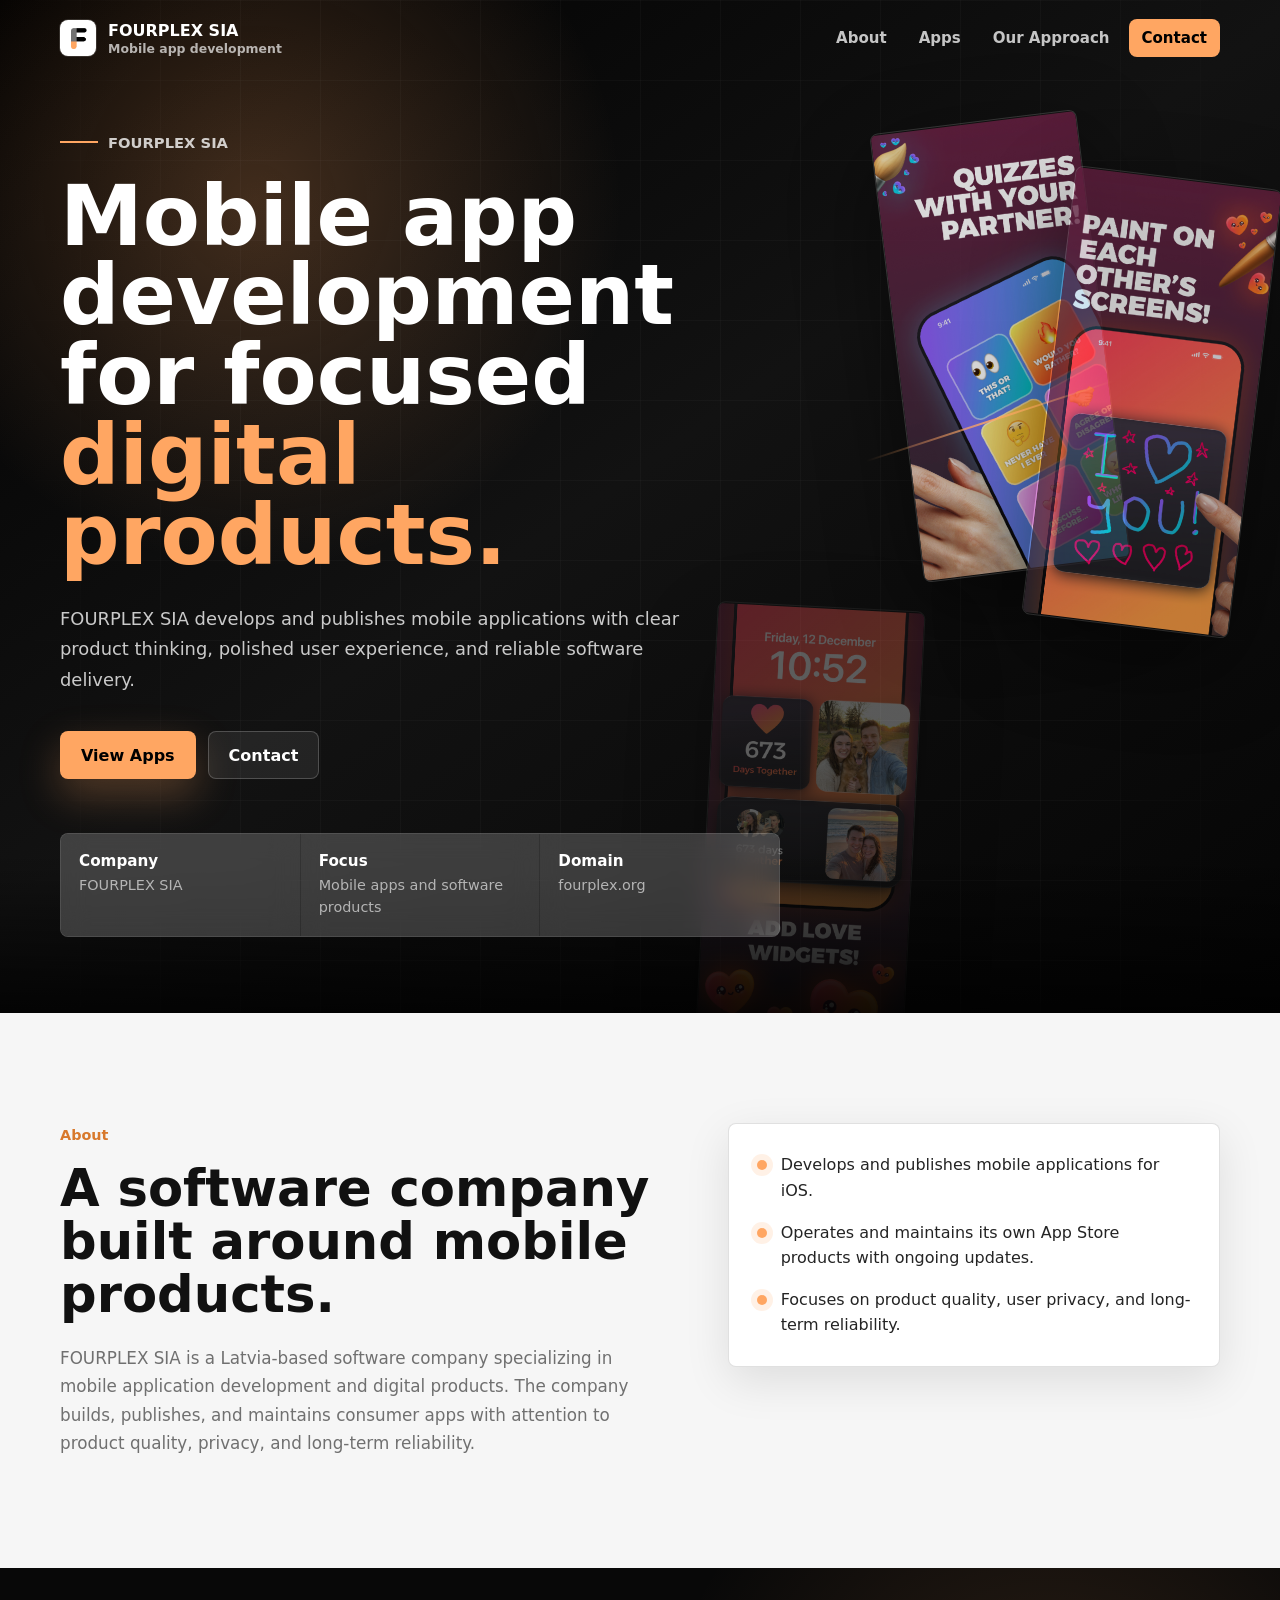
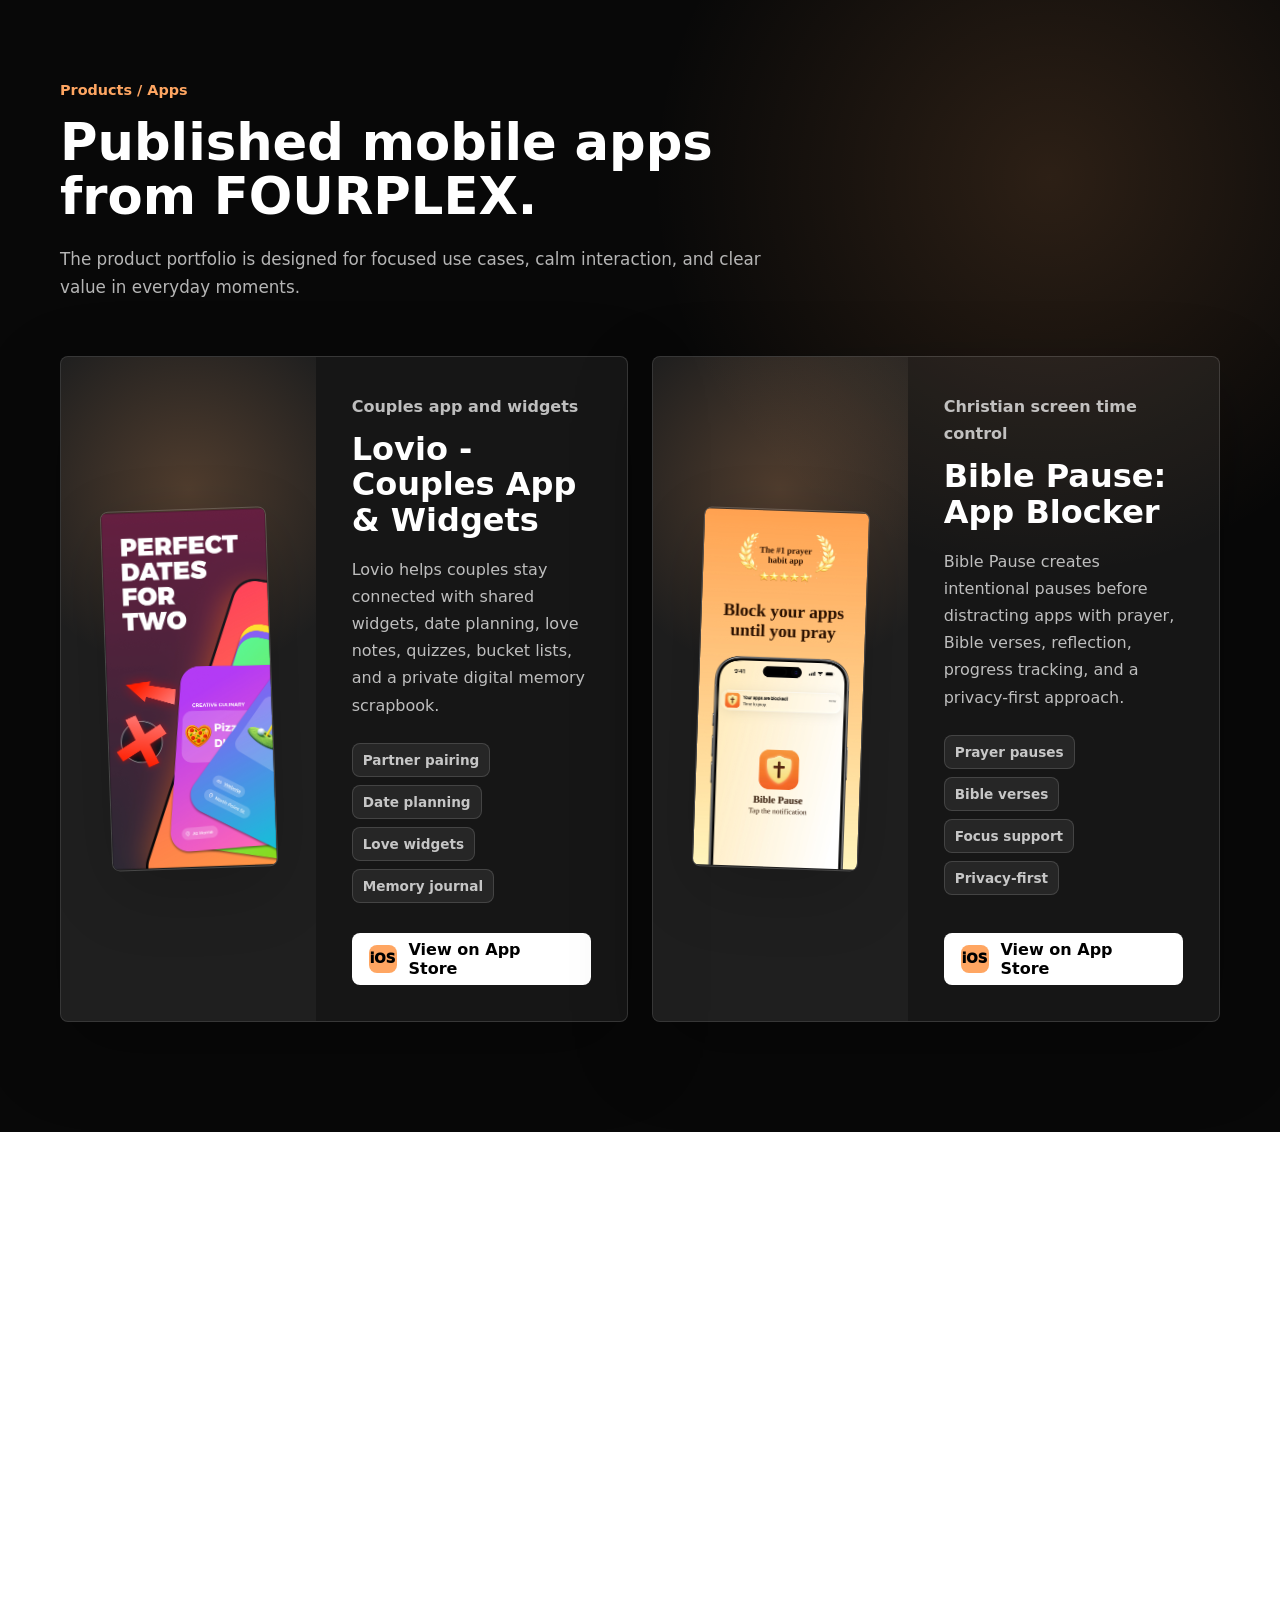
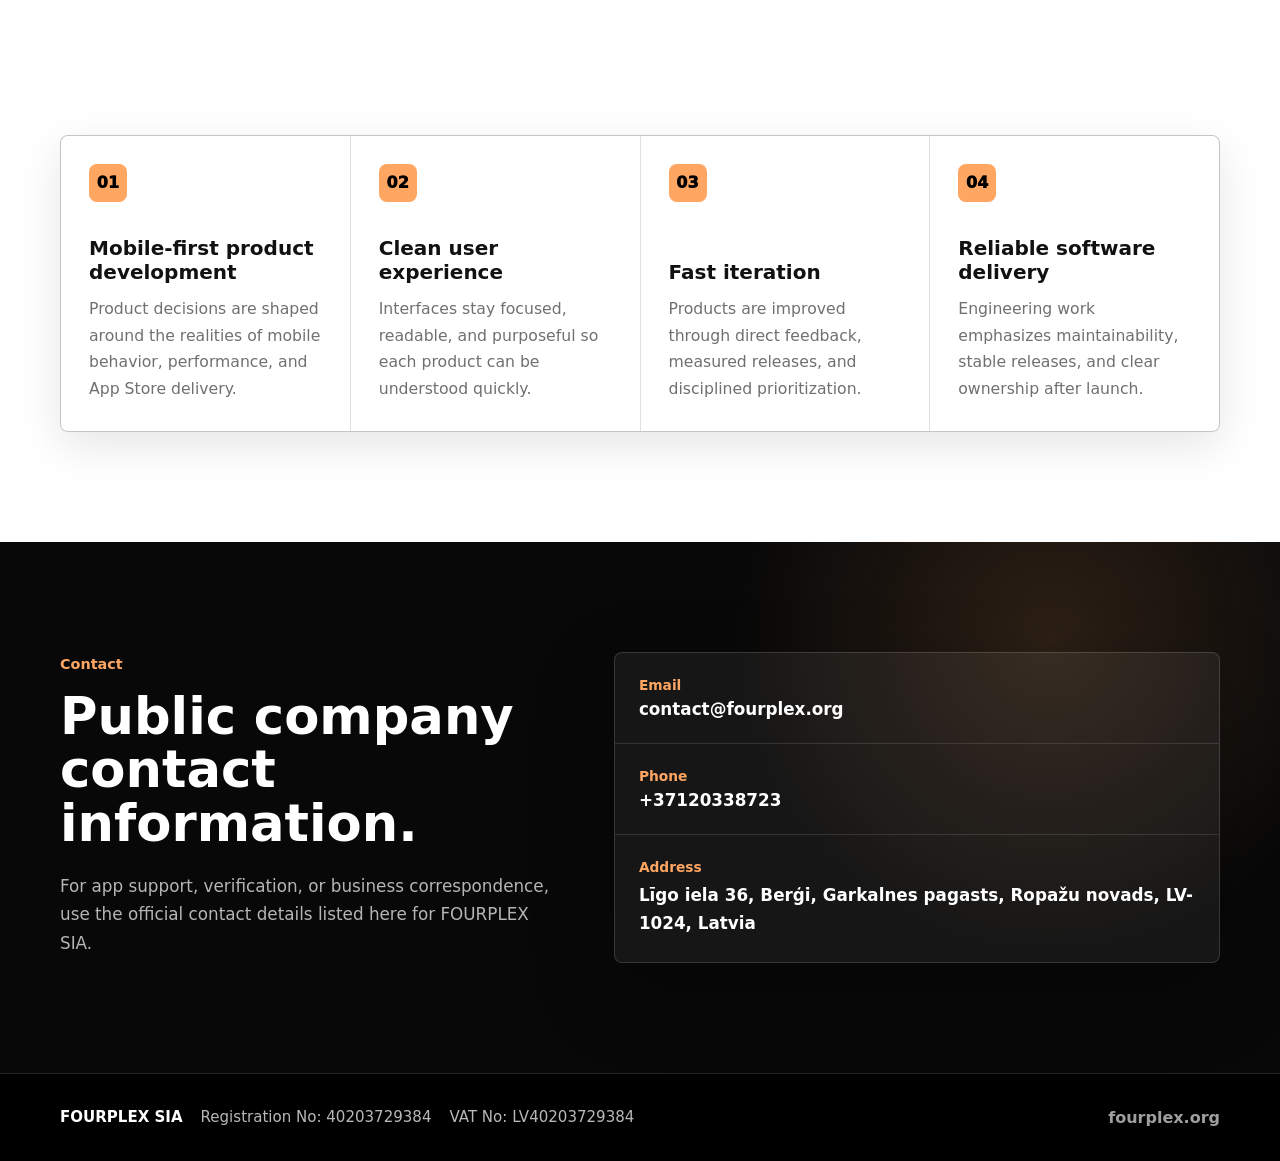
<file: index.html>
<!doctype html>
<html lang="en">
<head>
  <meta charset="utf-8">
  <meta name="viewport" content="width=device-width, initial-scale=1">
  <title>FOURPLEX SIA | Mobile App Development Company</title>
  <meta name="description" content="FOURPLEX SIA develops mobile applications and software products, including Lovio and Bible Pause. Public company contact and legal details for FOURPLEX SIA.">
  <meta name="theme-color" content="#000000">
  <meta property="og:title" content="FOURPLEX SIA | Mobile App Development Company">
  <meta property="og:description" content="A Latvia-based software company developing mobile applications and digital products.">
  <meta property="og:type" content="website">
  <meta property="og:url" content="https://fourplex.org">
  <meta property="og:image" content="https://fourplex.org/assets/FOURPLEX_LOGO_TRANSPARENT.png">
  <link rel="canonical" href="https://fourplex.org">
  <link rel="icon" href="assets/FOURPLEX_LOGO_WITH_BG.png" type="image/png">
  <script type="application/ld+json">
    {
      "@context": "https://schema.org",
      "@type": "Organization",
      "name": "FOURPLEX SIA",
      "legalName": "FOURPLEX SIA",
      "url": "https://fourplex.org",
      "logo": "https://fourplex.org/assets/FOURPLEX_LOGO_TRANSPARENT.png",
      "description": "FOURPLEX SIA is a software company specializing in mobile application development and digital products.",
      "email": "mailto:contact@fourplex.org",
      "telephone": "+37120338723",
      "taxID": "40203729384",
      "vatID": "LV40203729384",
      "address": {
        "@type": "PostalAddress",
        "streetAddress": "Līgo iela 36",
        "addressLocality": "Berģi, Garkalnes pagasts",
        "addressRegion": "Ropažu novads",
        "postalCode": "LV-1024",
        "addressCountry": "LV"
      },
      "contactPoint": {
        "@type": "ContactPoint",
        "contactType": "business inquiries",
        "email": "contact@fourplex.org",
        "telephone": "+37120338723"
      },
      "sameAs": [
        "https://apps.apple.com/app/lovio-couples-app-widgets/id6743631737",
        "https://apps.apple.com/app/bible-pause-app-blocker/id6758783131"
      ]
    }
  </script>
  <style>
    :root {
      --black: #000000;
      --ink: #111111;
      --graphite: #242424;
      --muted: #707070;
      --accent: #FFA662;
      --accent-dark: #d8792c;
      --surface: #ffffff;
      --surface-soft: #f6f6f6;
      --surface-mid: #ececec;
      --line: rgba(0, 0, 0, 0.12);
      --line-dark: rgba(255, 255, 255, 0.15);
      --radius: 8px;
      --shadow: 0 22px 70px rgba(0, 0, 0, 0.16);
      --shadow-soft: 0 14px 45px rgba(0, 0, 0, 0.10);
      --container: 1160px;
    }

    * {
      box-sizing: border-box;
    }

    html {
      background: #000000;
      scroll-behavior: smooth;
    }

    body {
      margin: 0;
      color: var(--ink);
      background: #000000;
      font-family: ui-sans-serif, system-ui, -apple-system, BlinkMacSystemFont, "Segoe UI", sans-serif;
      letter-spacing: 0;
      text-rendering: optimizeLegibility;
      -webkit-font-smoothing: antialiased;
    }

    main {
      background: var(--surface);
    }

    img {
      display: block;
      max-width: 100%;
    }

    a {
      color: inherit;
      text-decoration: none;
    }

    p,
    h1,
    h2,
    h3 {
      margin: 0;
    }

    p {
      line-height: 1.7;
    }

    .container {
      width: min(100% - 40px, var(--container));
      margin: 0 auto;
    }

    .site-header {
      position: fixed;
      z-index: 20;
      top: 0;
      left: 0;
      right: 0;
      transition: background 220ms ease, border-color 220ms ease, box-shadow 220ms ease;
      border-bottom: 1px solid transparent;
      color: #ffffff;
    }

    .site-header.is-scrolled,
    .site-header.is-open {
      background: rgba(0, 0, 0, 0.88);
      border-color: var(--line-dark);
      box-shadow: 0 18px 42px rgba(0, 0, 0, 0.24);
      backdrop-filter: blur(18px);
    }

    .nav-shell {
      min-height: 76px;
      display: flex;
      align-items: center;
      justify-content: space-between;
      gap: 24px;
    }

    .brand {
      display: inline-flex;
      align-items: center;
      gap: 12px;
      font-weight: 800;
      font-size: 1rem;
    }

    .brand-mark {
      width: 36px;
      height: 36px;
      object-fit: contain;
      border-radius: 8px;
      background: #fff;
      box-shadow: 0 0 0 1px rgba(255, 255, 255, 0.14);
    }

    .brand-meta {
      display: grid;
      gap: 1px;
    }

    .brand-meta span:last-child {
      color: rgba(255, 255, 255, 0.68);
      font-size: 0.78rem;
      font-weight: 600;
    }

    .nav-links {
      display: flex;
      align-items: center;
      gap: 6px;
    }

    .nav-links a {
      border-radius: 8px;
      color: rgba(255, 255, 255, 0.76);
      font-size: 0.94rem;
      font-weight: 700;
      padding: 10px 13px;
      transition: color 180ms ease, background 180ms ease;
    }

    .nav-links a:hover {
      color: #ffffff;
      background: rgba(255, 255, 255, 0.09);
    }

    .nav-contact {
      color: #000000 !important;
      background: var(--accent) !important;
    }

    .menu-toggle {
      display: none;
      border: 1px solid rgba(255, 255, 255, 0.2);
      border-radius: 8px;
      background: rgba(255, 255, 255, 0.08);
      color: #ffffff;
      padding: 10px 13px;
      font: inherit;
      font-weight: 800;
      cursor: pointer;
    }

    .hero {
      position: relative;
      overflow: hidden;
      min-height: 90vh;
      padding: 128px 0 76px;
      display: grid;
      align-items: center;
      color: #ffffff;
      background:
        radial-gradient(circle at 20% 20%, rgba(255, 166, 98, 0.24), transparent 28%),
        linear-gradient(145deg, #000000 0%, #121212 48%, #050505 100%);
    }

    .hero::after {
      content: "";
      position: absolute;
      inset: auto 0 0;
      height: 160px;
      background: linear-gradient(180deg, transparent, rgba(0, 0, 0, 0.78));
      pointer-events: none;
    }

    .hero-media {
      position: absolute;
      inset: 0;
      overflow: hidden;
      pointer-events: none;
    }

    .hero-grid {
      position: absolute;
      inset: 0;
      opacity: 0.12;
      background-image:
        linear-gradient(rgba(255, 255, 255, 0.22) 1px, transparent 1px),
        linear-gradient(90deg, rgba(255, 255, 255, 0.22) 1px, transparent 1px);
      background-size: 80px 80px;
      -webkit-mask-image: linear-gradient(90deg, transparent 0%, black 18%, black 82%, transparent 100%);
      mask-image: linear-gradient(90deg, transparent 0%, black 18%, black 82%, transparent 100%);
    }

    .hero-shot {
      position: absolute;
      width: 208px;
      max-width: 22vw;
      height: auto;
      aspect-ratio: 1320 / 2868;
      object-fit: contain;
      border-radius: 8px;
      border: 1px solid rgba(255, 255, 255, 0.18);
      box-shadow: 0 30px 90px rgba(0, 0, 0, 0.62);
      opacity: 0.84;
      transform-origin: center;
    }

    .hero-shot.one {
      top: 120px;
      right: 176px;
      transform: rotate(-7deg);
    }

    .hero-shot.two {
      top: 176px;
      right: 24px;
      transform: rotate(7deg);
      opacity: 0.76;
    }

    .hero-shot.three {
      bottom: -44px;
      right: 366px;
      transform: rotate(3deg);
      opacity: 0.32;
    }

    .accent-line {
      position: absolute;
      width: 260px;
      height: 2px;
      background: linear-gradient(90deg, transparent, var(--accent), transparent);
      right: 160px;
      top: 420px;
      transform: rotate(-18deg);
      opacity: 0.85;
    }

    .hero-inner {
      position: relative;
      z-index: 2;
      max-width: 720px;
    }

    .eyebrow {
      display: inline-flex;
      align-items: center;
      gap: 10px;
      color: rgba(255, 255, 255, 0.78);
      font-size: 0.92rem;
      font-weight: 800;
      margin-bottom: 22px;
    }

    .eyebrow::before {
      content: "";
      width: 38px;
      height: 2px;
      background: var(--accent);
    }

    .hero h1 {
      max-width: 820px;
      font-size: 5.2rem;
      line-height: 0.96;
      font-weight: 900;
    }

    .hero h1 span {
      color: var(--accent);
    }

    .hero-copy {
      max-width: 650px;
      margin-top: 28px;
      color: rgba(255, 255, 255, 0.78);
      font-size: 1.12rem;
    }

    .hero-actions {
      display: flex;
      flex-wrap: wrap;
      gap: 12px;
      margin-top: 36px;
    }

    .button {
      display: inline-flex;
      align-items: center;
      justify-content: center;
      min-height: 48px;
      border-radius: 8px;
      padding: 0 20px;
      border: 1px solid transparent;
      font-weight: 850;
      transition: transform 180ms ease, background 180ms ease, border-color 180ms ease, color 180ms ease;
    }

    .button:hover {
      transform: translateY(-2px);
    }

    .button.primary {
      color: #000000;
      background: var(--accent);
      box-shadow: 0 16px 40px rgba(255, 166, 98, 0.28);
    }

    .button.primary:hover {
      background: #ffb676;
    }

    .button.secondary {
      color: #ffffff;
      border-color: rgba(255, 255, 255, 0.2);
      background: rgba(255, 255, 255, 0.08);
    }

    .button.secondary:hover {
      border-color: rgba(255, 255, 255, 0.38);
      background: rgba(255, 255, 255, 0.13);
    }

    .hero-proof {
      display: grid;
      grid-template-columns: repeat(3, minmax(0, 1fr));
      gap: 1px;
      max-width: 740px;
      margin-top: 54px;
      border: 1px solid var(--line-dark);
      border-radius: 8px;
      overflow: hidden;
      background: var(--line-dark);
    }

    .proof-item {
      min-height: 92px;
      padding: 18px;
      background: rgba(255, 255, 255, 0.06);
      backdrop-filter: blur(12px);
    }

    .proof-item strong {
      display: block;
      color: #ffffff;
      font-size: 0.95rem;
      margin-bottom: 5px;
    }

    .proof-item span {
      color: rgba(255, 255, 255, 0.62);
      font-size: 0.9rem;
      line-height: 1.5;
    }

    section {
      scroll-margin-top: 88px;
    }

    .section {
      padding: 110px 0;
    }

    .section.dark {
      color: #ffffff;
      background:
        radial-gradient(circle at 82% 18%, rgba(255, 166, 98, 0.15), transparent 28%),
        #080808;
    }

    .section.soft {
      background: var(--surface-soft);
    }

    .section-kicker {
      color: var(--accent-dark);
      font-size: 0.9rem;
      font-weight: 900;
      margin-bottom: 14px;
    }

    .dark .section-kicker {
      color: var(--accent);
    }

    .section-heading {
      max-width: 760px;
      font-size: 3.2rem;
      line-height: 1.04;
      font-weight: 900;
      margin-bottom: 22px;
    }

    .section-lede {
      max-width: 730px;
      color: var(--muted);
      font-size: 1.05rem;
    }

    .dark .section-lede {
      color: rgba(255, 255, 255, 0.7);
    }

    .about-layout {
      display: grid;
      grid-template-columns: minmax(0, 1.1fr) minmax(320px, 0.9fr);
      gap: 66px;
      align-items: start;
    }

    .about-panel {
      border: 1px solid var(--line);
      border-radius: 8px;
      padding: 28px;
      background: #ffffff;
      box-shadow: var(--shadow-soft);
    }

    .detail-list {
      display: grid;
      gap: 16px;
      margin: 0;
      padding: 0;
      list-style: none;
    }

    .detail-list li {
      display: grid;
      grid-template-columns: 10px 1fr;
      gap: 14px;
      color: var(--graphite);
      line-height: 1.6;
    }

    .detail-list li::before {
      content: "";
      width: 10px;
      height: 10px;
      border-radius: 8px;
      margin-top: 8px;
      background: var(--accent);
      box-shadow: 0 0 0 6px rgba(255, 166, 98, 0.16);
    }

    .apps-grid {
      display: grid;
      grid-template-columns: repeat(2, minmax(0, 1fr));
      gap: 24px;
      margin-top: 54px;
    }

    .app-card {
      position: relative;
      overflow: hidden;
      display: grid;
      grid-template-columns: 0.9fr 1.1fr;
      min-height: 470px;
      border: 1px solid rgba(255, 255, 255, 0.14);
      border-radius: 8px;
      background: rgba(255, 255, 255, 0.06);
      box-shadow: 0 28px 80px rgba(0, 0, 0, 0.28);
    }

    .app-card::before {
      content: "";
      position: absolute;
      inset: 0;
      background: linear-gradient(130deg, rgba(255, 166, 98, 0.18), transparent 42%);
      opacity: 0;
      transition: opacity 220ms ease;
      pointer-events: none;
    }

    .app-card:hover::before {
      opacity: 1;
    }

    .app-visual {
      position: relative;
      min-height: 100%;
      display: grid;
      place-items: center;
      padding: 30px 22px;
      overflow: hidden;
      background:
        radial-gradient(circle at 50% 20%, rgba(255, 166, 98, 0.22), transparent 34%),
        rgba(255, 255, 255, 0.04);
    }

    .app-visual img {
      position: relative;
      z-index: 1;
      width: auto;
      max-width: 100%;
      height: 360px;
      aspect-ratio: 1320 / 2868;
      object-fit: contain;
      border-radius: 8px;
      border: 1px solid rgba(255, 255, 255, 0.18);
      box-shadow: var(--shadow);
      transform: rotate(-2deg);
      transition: transform 220ms ease;
    }

    .app-card:nth-child(2) .app-visual img {
      transform: rotate(2deg);
    }

    .app-card:hover .app-visual img {
      transform: translateY(-6px) rotate(0deg);
    }

    .app-content {
      position: relative;
      z-index: 1;
      display: flex;
      flex-direction: column;
      justify-content: space-between;
      gap: 30px;
      padding: 36px;
    }

    .app-label {
      color: var(--accent);
      font-size: 0.86rem;
      font-weight: 900;
      margin-bottom: 12px;
    }

    .app-content h3 {
      color: #ffffff;
      font-size: 2rem;
      line-height: 1.1;
      font-weight: 900;
      margin-bottom: 18px;
    }

    .app-content p {
      color: rgba(255, 255, 255, 0.72);
      font-size: 1rem;
    }

    .feature-tags {
      display: flex;
      flex-wrap: wrap;
      gap: 8px;
      margin-top: 24px;
    }

    .feature-tags span {
      border: 1px solid rgba(255, 255, 255, 0.14);
      border-radius: 8px;
      color: rgba(255, 255, 255, 0.74);
      background: rgba(255, 255, 255, 0.07);
      padding: 8px 10px;
      font-size: 0.85rem;
      font-weight: 750;
    }

    .store-button {
      align-self: flex-start;
      display: inline-flex;
      align-items: center;
      gap: 12px;
      min-height: 52px;
      border-radius: 8px;
      padding: 0 16px;
      color: #000000;
      background: #ffffff;
      border: 1px solid rgba(255, 255, 255, 0.2);
      font-weight: 900;
      transition: transform 180ms ease, background 180ms ease;
    }

    .store-button span {
      display: grid;
      place-items: center;
      width: 28px;
      height: 28px;
      border-radius: 8px;
      color: #000000;
      background: var(--accent);
      font-size: 0.84rem;
      font-weight: 950;
    }

    .store-button:hover {
      transform: translateY(-2px);
      background: #f3f3f3;
    }

    .why-grid {
      display: grid;
      grid-template-columns: repeat(4, minmax(0, 1fr));
      gap: 1px;
      margin-top: 56px;
      border: 1px solid var(--line);
      border-radius: 8px;
      overflow: hidden;
      background: var(--line);
      box-shadow: var(--shadow-soft);
    }

    .why-item {
      min-height: 270px;
      display: flex;
      flex-direction: column;
      justify-content: space-between;
      gap: 34px;
      padding: 28px;
      background: #ffffff;
      transition: transform 180ms ease, background 180ms ease;
    }

    .why-item:hover {
      background: #fbfbfb;
      transform: translateY(-3px);
    }

    .why-number {
      width: 38px;
      height: 38px;
      display: grid;
      place-items: center;
      border-radius: 8px;
      color: #000000;
      background: var(--accent);
      font-weight: 950;
    }

    .why-item h3 {
      font-size: 1.25rem;
      line-height: 1.2;
      font-weight: 900;
      margin-bottom: 12px;
    }

    .why-item p {
      color: var(--muted);
      font-size: 0.98rem;
    }

    .contact-layout {
      display: grid;
      grid-template-columns: minmax(0, 0.9fr) minmax(340px, 1.1fr);
      gap: 58px;
      align-items: start;
    }

    .contact-card {
      border: 1px solid rgba(255, 255, 255, 0.14);
      border-radius: 8px;
      overflow: hidden;
      background: rgba(255, 255, 255, 0.06);
      box-shadow: 0 28px 80px rgba(0, 0, 0, 0.28);
    }

    .contact-row {
      display: grid;
      gap: 6px;
      padding: 24px;
      border-bottom: 1px solid rgba(255, 255, 255, 0.12);
    }

    .contact-row:last-child {
      border-bottom: 0;
    }

    .contact-row span {
      color: var(--accent);
      font-size: 0.86rem;
      font-weight: 900;
    }

    .contact-row a,
    .contact-row p {
      color: #ffffff;
      font-size: 1.05rem;
      font-weight: 750;
      overflow-wrap: anywhere;
    }

    .site-footer {
      color: #ffffff;
      background: #000000;
      border-top: 1px solid rgba(255, 255, 255, 0.14);
      padding: 34px 0;
    }

    .footer-inner {
      display: flex;
      align-items: center;
      justify-content: space-between;
      gap: 26px;
    }

    .legal {
      display: flex;
      flex-wrap: wrap;
      gap: 10px 18px;
      color: rgba(255, 255, 255, 0.72);
      font-size: 0.94rem;
    }

    .legal strong {
      color: #ffffff;
    }

    .footer-domain {
      color: rgba(255, 255, 255, 0.62);
      font-weight: 750;
    }

    .reveal {
      opacity: 0;
      transform: translateY(20px);
      transition: opacity 650ms ease, transform 650ms ease;
    }

    .reveal.is-visible {
      opacity: 1;
      transform: translateY(0);
    }

    @media (prefers-reduced-motion: reduce) {
      html {
        scroll-behavior: auto;
      }

      *,
      *::before,
      *::after {
        animation-duration: 0.001ms !important;
        animation-iteration-count: 1 !important;
        scroll-behavior: auto !important;
        transition-duration: 0.001ms !important;
      }

      .reveal {
        opacity: 1;
        transform: none;
      }
    }

    @media (max-width: 1120px) {
      .hero h1 {
        font-size: 4.35rem;
      }

      .hero-shot.one {
        right: 116px;
      }

      .hero-shot.two {
        right: 4px;
      }

      .hero-shot.three {
        right: 278px;
        bottom: -92px;
      }

      .app-card {
        grid-template-columns: 1fr;
        min-height: 0;
      }

      .app-visual {
        min-height: 312px;
      }

      .app-visual img {
        height: 320px;
      }
    }

    @media (max-width: 900px) {
      .container {
        width: min(100% - 32px, var(--container));
      }

      .menu-toggle {
        display: inline-flex;
      }

      .nav-links {
        position: absolute;
        left: 16px;
        right: 16px;
        top: 76px;
        display: none;
        flex-direction: column;
        align-items: stretch;
        gap: 4px;
        padding: 10px;
        border: 1px solid var(--line-dark);
        border-radius: 8px;
        background: rgba(0, 0, 0, 0.94);
        box-shadow: 0 24px 60px rgba(0, 0, 0, 0.35);
      }

      .site-header.is-open .nav-links {
        display: flex;
      }

      .nav-links a {
        padding: 13px 14px;
      }

      .hero {
        min-height: 84vh;
        padding: 106px 0 50px;
      }

      .hero h1 {
        font-size: 3.45rem;
        line-height: 1;
      }

      .hero-copy {
        font-size: 1.04rem;
      }

      .hero-shot {
        width: 150px;
        max-width: none;
        opacity: 0.34;
      }

      .hero-shot.one {
        top: 118px;
        right: 54px;
      }

      .hero-shot.two {
        top: 276px;
        right: -6px;
      }

      .hero-shot.three {
        bottom: -58px;
        right: 164px;
        opacity: 0.18;
      }

      .accent-line {
        right: -40px;
        top: 492px;
      }

      .apps-grid,
      .why-grid,
      .about-layout,
      .contact-layout {
        grid-template-columns: 1fr;
      }

      .section {
        padding: 82px 0;
      }

      .section-heading {
        font-size: 2.45rem;
      }

      .why-grid {
        gap: 1px;
      }

      .why-item {
        min-height: 210px;
      }

      .footer-inner {
        align-items: flex-start;
        flex-direction: column;
      }
    }

    @media (max-width: 560px) {
      .brand-meta span:last-child {
        display: none;
      }

      .hero h1 {
        font-size: 2.36rem;
      }

      .hero-actions {
        flex-direction: column;
        margin-top: 24px;
      }

      .button {
        width: 100%;
      }

      .hero-proof {
        display: none;
      }

      .section-heading {
        font-size: 2.05rem;
      }

      .about-panel,
      .app-content,
      .contact-row,
      .why-item {
        padding: 22px;
      }

      .app-visual {
        min-height: 280px;
      }

      .app-visual img {
        height: 266px;
      }
    }
  </style>
</head>
<body>
  <header class="site-header" data-header>
    <div class="container nav-shell">
      <a class="brand" href="#top" aria-label="FOURPLEX SIA home">
        <img class="brand-mark" src="assets/FOURPLEX_LOGO_TRANSPARENT.png" alt="" width="36" height="36">
        <span class="brand-meta">
          <span>FOURPLEX SIA</span>
          <span>Mobile app development</span>
        </span>
      </a>
      <button class="menu-toggle" type="button" aria-expanded="false" aria-controls="site-navigation" data-menu-toggle>Menu</button>
      <nav class="nav-links" id="site-navigation" aria-label="Primary navigation">
        <a href="#about">About</a>
        <a href="#apps">Apps</a>
        <a href="#why">Our Approach</a>
        <a class="nav-contact" href="#contact">Contact</a>
      </nav>
    </div>
  </header>

  <main id="top">
    <section class="hero" aria-labelledby="hero-title">
      <div class="hero-media" aria-hidden="true">
        <div class="hero-grid"></div>
        <img class="hero-shot one" src="assets/lovio-app-screenshots/6.jpg" alt="" loading="eager" fetchpriority="high" width="1320" height="2868">
        <img class="hero-shot two" src="assets/lovio-app-screenshots/5.jpg" alt="" loading="eager" width="1320" height="2868">
        <img class="hero-shot three" src="assets/lovio-app-screenshots/4.jpg" alt="" loading="lazy" width="1320" height="2868">
        <div class="accent-line"></div>
      </div>
      <div class="container">
        <div class="hero-inner reveal">
          <p class="eyebrow">FOURPLEX SIA</p>
          <h1 id="hero-title">Mobile app development for focused <span>digital products.</span></h1>
          <p class="hero-copy">FOURPLEX SIA develops and publishes mobile applications with clear product thinking, polished user experience, and reliable software delivery.</p>
          <div class="hero-actions" aria-label="Primary actions">
            <a class="button primary" href="#apps">View Apps</a>
            <a class="button secondary" href="#contact">Contact</a>
          </div>
          <div class="hero-proof" aria-label="Company summary">
            <div class="proof-item">
              <strong>Company</strong>
              <span>FOURPLEX SIA</span>
            </div>
            <div class="proof-item">
              <strong>Focus</strong>
              <span>Mobile apps and software products</span>
            </div>
            <div class="proof-item">
              <strong>Domain</strong>
              <span>fourplex.org</span>
            </div>
          </div>
        </div>
      </div>
    </section>

    <section class="section soft" id="about" aria-labelledby="about-title">
      <div class="container about-layout">
        <div class="reveal">
          <p class="section-kicker">About</p>
          <h2 class="section-heading" id="about-title">A software company built around mobile products.</h2>
          <p class="section-lede">FOURPLEX SIA is a Latvia-based software company specializing in mobile application development and digital products. The company builds, publishes, and maintains consumer apps with attention to product quality, privacy, and long-term reliability.</p>
        </div>
        <div class="about-panel reveal">
          <ul class="detail-list" aria-label="FOURPLEX company details">
            <li>Develops and publishes mobile applications for iOS.</li>
            <li>Operates and maintains its own App Store products with ongoing updates.</li>
            <li>Focuses on product quality, user privacy, and long-term reliability.</li>
          </ul>
        </div>
      </div>
    </section>

    <section class="section dark" id="apps" aria-labelledby="apps-title">
      <div class="container">
        <div class="reveal">
          <p class="section-kicker">Products / Apps</p>
          <h2 class="section-heading" id="apps-title">Published mobile apps from FOURPLEX.</h2>
          <p class="section-lede">The product portfolio is designed for focused use cases, calm interaction, and clear value in everyday moments.</p>
        </div>

        <div class="apps-grid">
          <article class="app-card reveal">
            <div class="app-visual">
              <img src="assets/lovio-app-screenshots/1.jpg" alt="Lovio couples app screenshot" loading="lazy" width="1320" height="2868">
            </div>
            <div class="app-content">
              <div>
                <p class="app-label">Couples app and widgets</p>
                <h3>Lovio - Couples App &amp; Widgets</h3>
                <p>Lovio helps couples stay connected with shared widgets, date planning, love notes, quizzes, bucket lists, and a private digital memory scrapbook.</p>
                <div class="feature-tags" aria-label="Lovio product focus">
                  <span>Partner pairing</span>
                  <span>Date planning</span>
                  <span>Love widgets</span>
                  <span>Memory journal</span>
                </div>
              </div>
              <a class="store-button" href="https://apps.apple.com/app/lovio-couples-app-widgets/id6743631737" target="_blank" rel="noopener noreferrer" aria-label="View Lovio on the App Store">
                <span aria-hidden="true">iOS</span>
                View on App Store
              </a>
            </div>
          </article>

          <article class="app-card reveal">
            <div class="app-visual">
              <img src="assets/biblepause-app-screenshots/1.jpg" alt="Bible Pause app screenshot" loading="lazy" width="1320" height="2868">
            </div>
            <div class="app-content">
              <div>
                <p class="app-label">Christian screen time control</p>
                <h3>Bible Pause: App Blocker</h3>
                <p>Bible Pause creates intentional pauses before distracting apps with prayer, Bible verses, reflection, progress tracking, and a privacy-first approach.</p>
                <div class="feature-tags" aria-label="Bible Pause product focus">
                  <span>Prayer pauses</span>
                  <span>Bible verses</span>
                  <span>Focus support</span>
                  <span>Privacy-first</span>
                </div>
              </div>
              <a class="store-button" href="https://apps.apple.com/app/bible-pause-app-blocker/id6758783131" target="_blank" rel="noopener noreferrer" aria-label="View Bible Pause on the App Store">
                <span aria-hidden="true">iOS</span>
                View on App Store
              </a>
            </div>
          </article>
        </div>
      </div>
    </section>

    <section class="section" id="why" aria-labelledby="why-title">
      <div class="container">
        <div class="reveal">
          <p class="section-kicker">Our Approach</p>
          <h2 class="section-heading" id="why-title">FOURPLEX builds and operates mobile applications with a focus on clarity, performance, and long-term maintainability.</h2>
          <p class="section-lede">Each product is developed with a focused scope, maintainable implementation, and a user experience aligned with its purpose.</p>
        </div>
        <div class="why-grid">
          <article class="why-item reveal">
            <span class="why-number">01</span>
            <div>
              <h3>Mobile-first product development</h3>
              <p>Product decisions are shaped around the realities of mobile behavior, performance, and App Store delivery.</p>
            </div>
          </article>
          <article class="why-item reveal">
            <span class="why-number">02</span>
            <div>
              <h3>Clean user experience</h3>
              <p>Interfaces stay focused, readable, and purposeful so each product can be understood quickly.</p>
            </div>
          </article>
          <article class="why-item reveal">
            <span class="why-number">03</span>
            <div>
              <h3>Fast iteration</h3>
              <p>Products are improved through direct feedback, measured releases, and disciplined prioritization.</p>
            </div>
          </article>
          <article class="why-item reveal">
            <span class="why-number">04</span>
            <div>
              <h3>Reliable software delivery</h3>
              <p>Engineering work emphasizes maintainability, stable releases, and clear ownership after launch.</p>
            </div>
          </article>
        </div>
      </div>
    </section>

    <section class="section dark" id="contact" aria-labelledby="contact-title">
      <div class="container contact-layout">
        <div class="reveal">
          <p class="section-kicker">Contact</p>
          <h2 class="section-heading" id="contact-title">Public company contact information.</h2>
          <p class="section-lede">For app support, verification, or business correspondence, use the official contact details listed here for FOURPLEX SIA.</p>
        </div>
        <div class="contact-card reveal" aria-label="FOURPLEX SIA contact details">
          <div class="contact-row">
            <span>Email</span>
            <a href="mailto:contact@fourplex.org">contact@fourplex.org</a>
          </div>
          <div class="contact-row">
            <span>Phone</span>
            <a href="tel:+37120338723">+37120338723</a>
          </div>
          <div class="contact-row">
            <span>Address</span>
            <p>Līgo iela 36, Berģi, Garkalnes pagasts, Ropažu novads, LV-1024, Latvia</p>
          </div>
        </div>
      </div>
    </section>
  </main>

  <footer class="site-footer">
    <div class="container footer-inner">
      <div class="legal" aria-label="FOURPLEX SIA legal details">
        <strong>FOURPLEX SIA</strong>
        <span>Registration No: 40203729384</span>
        <span>VAT No: LV40203729384</span>
      </div>
      <span class="footer-domain">fourplex.org</span>
    </div>
  </footer>

  <script>
    const header = document.querySelector("[data-header]");
    const menuToggle = document.querySelector("[data-menu-toggle]");
    const navLinks = document.querySelectorAll(".nav-links a");
    const revealItems = document.querySelectorAll(".reveal");

    function syncHeaderState() {
      header.classList.toggle("is-scrolled", window.scrollY > 12);
    }

    syncHeaderState();
    window.addEventListener("scroll", syncHeaderState, { passive: true });

    menuToggle.addEventListener("click", () => {
      const isOpen = header.classList.toggle("is-open");
      menuToggle.setAttribute("aria-expanded", String(isOpen));
    });

    navLinks.forEach((link) => {
      link.addEventListener("click", () => {
        header.classList.remove("is-open");
        menuToggle.setAttribute("aria-expanded", "false");
      });
    });

    if ("IntersectionObserver" in window) {
      const observer = new IntersectionObserver((entries) => {
        entries.forEach((entry) => {
          if (entry.isIntersecting) {
            entry.target.classList.add("is-visible");
            observer.unobserve(entry.target);
          }
        });
      }, { threshold: 0.16 });

      revealItems.forEach((item) => observer.observe(item));
    } else {
      revealItems.forEach((item) => item.classList.add("is-visible"));
    }
  </script>
</body>
</html>
</file>
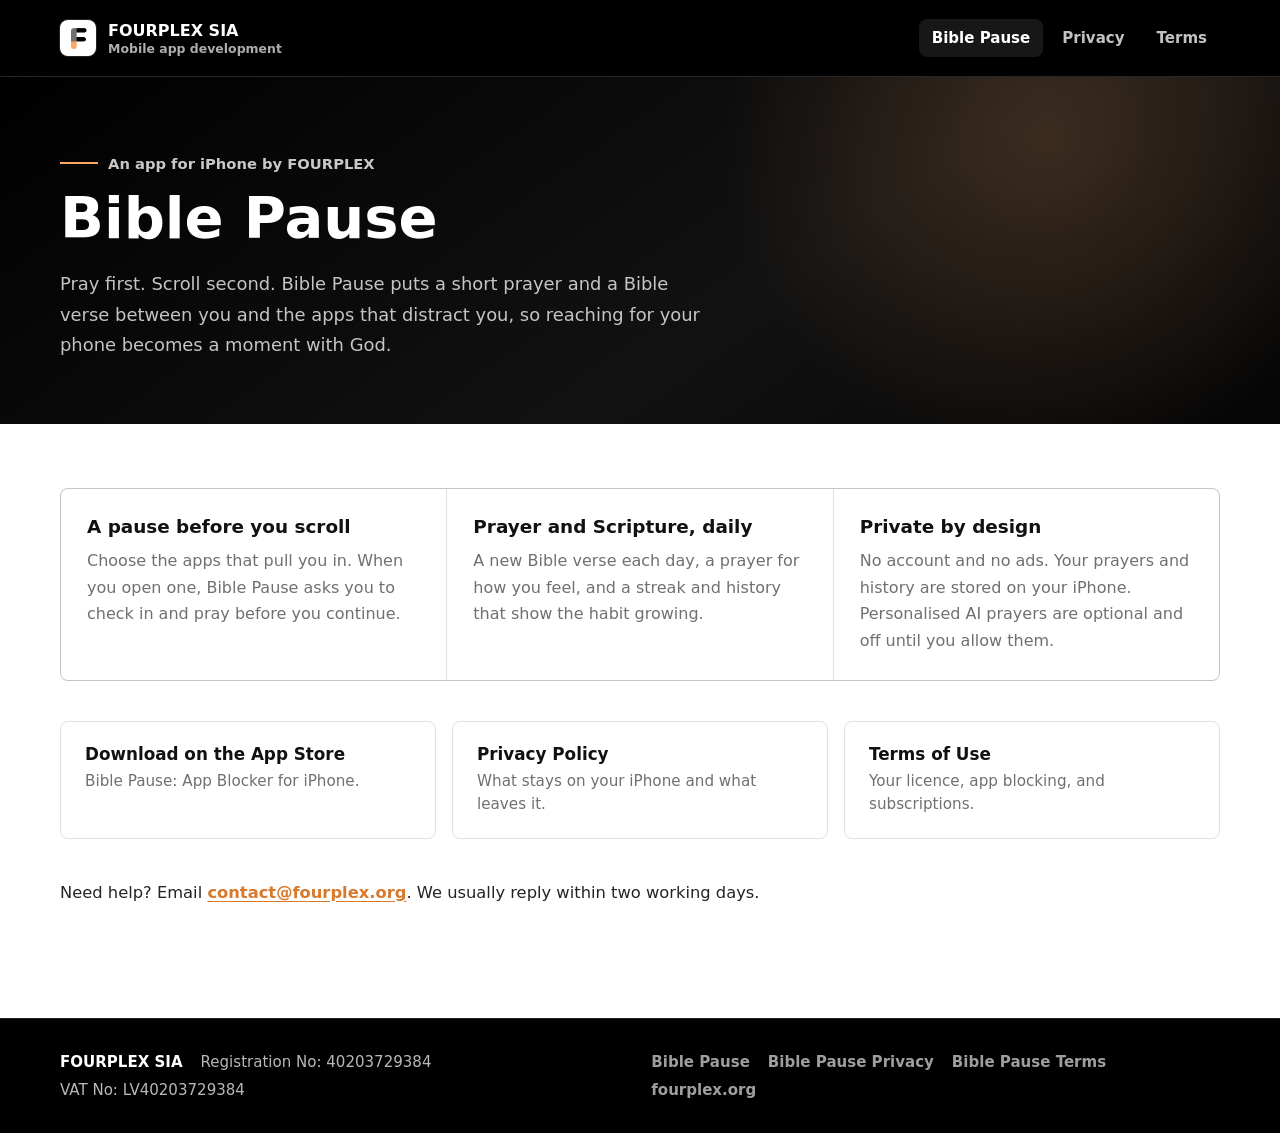
<file: bible-pause/index.html>
<!doctype html>
<html lang="en">
<head>
  <meta charset="utf-8">
  <meta name="viewport" content="width=device-width, initial-scale=1">
  <title>Bible Pause: App Blocker | FOURPLEX SIA</title>
  <meta name="description" content="Bible Pause puts a short prayer and a Bible verse between you and distracting apps. A Christian screen time app for iPhone by FOURPLEX SIA.">
  <meta name="theme-color" content="#000000">
  <link rel="canonical" href="https://fourplex.org/bible-pause/">
  <link rel="icon" href="/assets/FOURPLEX_LOGO_WITH_BG.png" type="image/png">
  <link rel="stylesheet" href="/assets/legal.css">
</head>
<body>
  <header class="site-header">
    <div class="container nav-shell">
      <a class="brand" href="/" aria-label="FOURPLEX SIA home">
        <img class="brand-mark" src="/assets/FOURPLEX_LOGO_TRANSPARENT.png" alt="" width="36" height="36">
        <span class="brand-meta">
          <span>FOURPLEX SIA</span>
          <span>Mobile app development</span>
        </span>
      </a>
      <nav class="nav-links" aria-label="Bible Pause">
        <a href="/bible-pause/" aria-current="page">Bible Pause</a>
        <a href="/bible-pause/privacy/">Privacy</a>
        <a href="/bible-pause/terms/">Terms</a>
      </nav>
    </div>
  </header>

  <section class="legal-hero" aria-labelledby="page-title">
    <div class="container">
      <p class="eyebrow">An app for iPhone by FOURPLEX</p>
      <h1 id="page-title">Bible Pause</h1>
      <p class="product-lede">Pray first. Scroll second. Bible Pause puts a short prayer and a Bible verse between you and the apps that distract you, so reaching for your phone becomes a moment with God.</p>
    </div>
  </section>

  <main>
    <div class="container product-body">
      <div class="feature-grid">
        <article>
          <h2>A pause before you scroll</h2>
          <p>Choose the apps that pull you in. When you open one, Bible Pause asks you to check in and pray before you continue.</p>
        </article>
        <article>
          <h2>Prayer and Scripture, daily</h2>
          <p>A new Bible verse each day, a prayer for how you feel, and a streak and history that show the habit growing.</p>
        </article>
        <article>
          <h2>Private by design</h2>
          <p>No account and no ads. Your prayers and history are stored on your iPhone. Personalised AI prayers are optional and off until you allow them.</p>
        </article>
      </div>

      <div class="link-cards">
        <a href="https://apps.apple.com/app/bible-pause-app-blocker/id6758783131" rel="noopener noreferrer">
          <strong>Download on the App Store</strong>
          <span>Bible Pause: App Blocker for iPhone.</span>
        </a>
        <a href="/bible-pause/privacy/">
          <strong>Privacy Policy</strong>
          <span>What stays on your iPhone and what leaves it.</span>
        </a>
        <a href="/bible-pause/terms/">
          <strong>Terms of Use</strong>
          <span>Your licence, app blocking, and subscriptions.</span>
        </a>
      </div>

      <div class="legal-content" style="margin-top:40px">
        <p>Need help? Email <a href="mailto:contact@fourplex.org?subject=Bible%20Pause%20support">contact@fourplex.org</a>. We usually reply within two working days.</p>
      </div>
    </div>
  </main>

  <footer class="site-footer">
    <div class="container footer-inner">
      <div class="legal" aria-label="FOURPLEX SIA legal details">
        <strong>FOURPLEX SIA</strong>
        <span>Registration No: 40203729384</span>
        <span>VAT No: LV40203729384</span>
      </div>
      <nav class="footer-links" aria-label="Footer">
        <a href="/bible-pause/">Bible Pause</a>
        <a href="/bible-pause/privacy/">Bible Pause Privacy</a>
        <a href="/bible-pause/terms/">Bible Pause Terms</a>
        <a href="/">fourplex.org</a>
      </nav>
    </div>
  </footer>
</body>
</html>
</file>
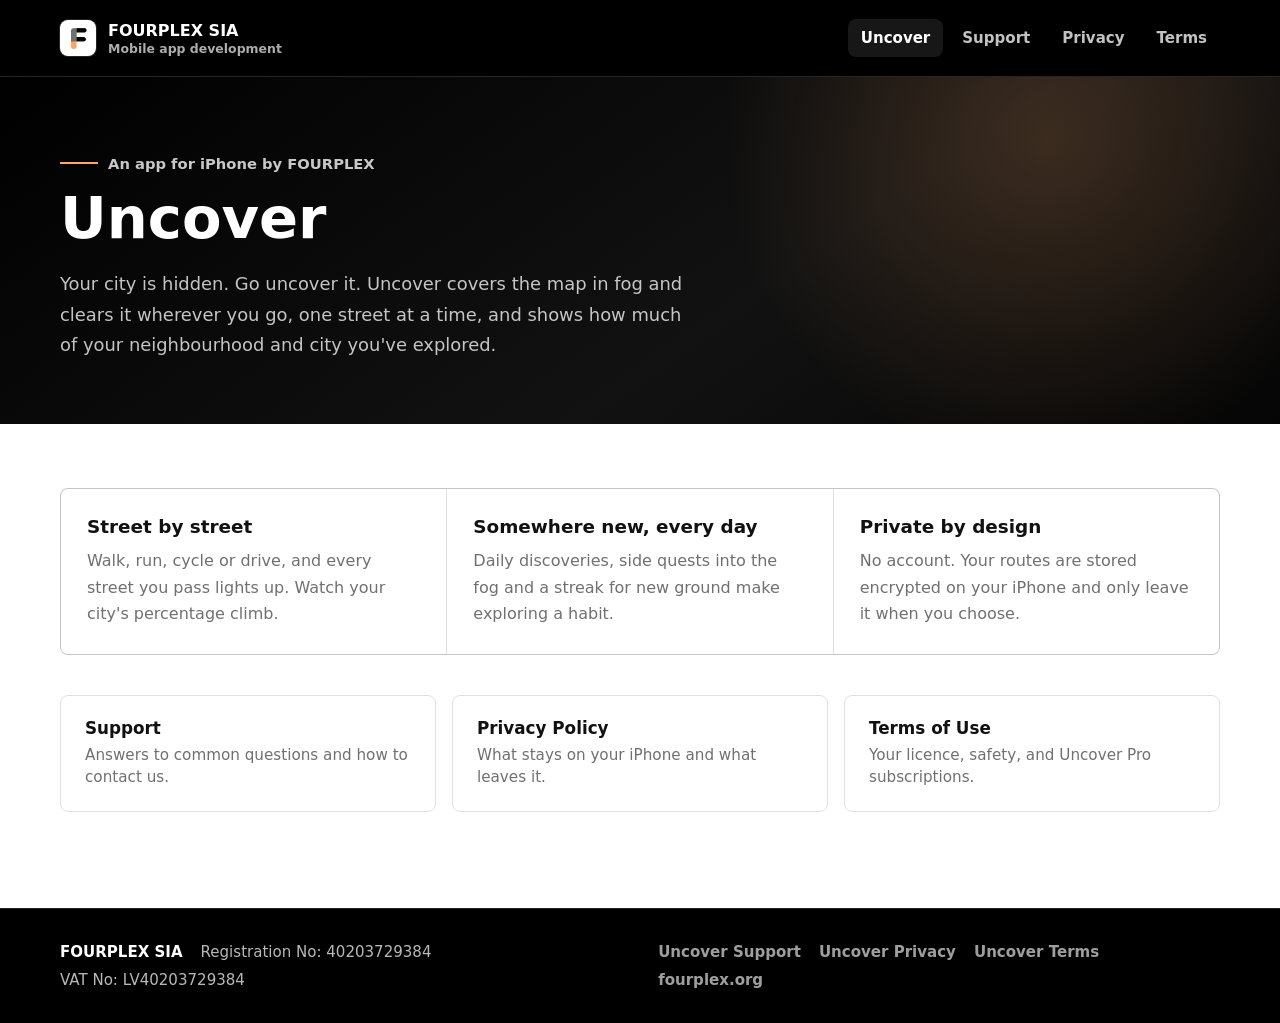
<file: uncover/index.html>
<!doctype html>
<html lang="en">
<head>
  <meta charset="utf-8">
  <meta name="viewport" content="width=device-width, initial-scale=1">
  <title>Uncover: Fog of War Map | FOURPLEX SIA</title>
  <meta name="description" content="Uncover covers the map in fog and clears it wherever you go, street by street. A private exploration map for iPhone by FOURPLEX SIA.">
  <meta name="theme-color" content="#000000">
  <link rel="canonical" href="https://fourplex.org/uncover/">
  <link rel="icon" href="/assets/FOURPLEX_LOGO_WITH_BG.png" type="image/png">
  <link rel="stylesheet" href="/assets/legal.css">
</head>
<body>
  <header class="site-header">
    <div class="container nav-shell">
      <a class="brand" href="/" aria-label="FOURPLEX SIA home">
        <img class="brand-mark" src="/assets/FOURPLEX_LOGO_TRANSPARENT.png" alt="" width="36" height="36">
        <span class="brand-meta">
          <span>FOURPLEX SIA</span>
          <span>Mobile app development</span>
        </span>
      </a>
      <nav class="nav-links" aria-label="Uncover">
        <a href="/uncover/" aria-current="page">Uncover</a>
        <a href="/uncover/support/">Support</a>
        <a href="/uncover/privacy/">Privacy</a>
        <a href="/uncover/terms/">Terms</a>
      </nav>
    </div>
  </header>

  <section class="legal-hero" aria-labelledby="page-title">
    <div class="container">
      <p class="eyebrow">An app for iPhone by FOURPLEX</p>
      <h1 id="page-title">Uncover</h1>
      <p class="product-lede">Your city is hidden. Go uncover it. Uncover covers the map in fog and clears it wherever you go, one street at a time, and shows how much of your neighbourhood and city you've explored.</p>
    </div>
  </section>

  <main>
    <div class="container product-body">
      <div class="feature-grid">
        <article>
          <h2>Street by street</h2>
          <p>Walk, run, cycle or drive, and every street you pass lights up. Watch your city's percentage climb.</p>
        </article>
        <article>
          <h2>Somewhere new, every day</h2>
          <p>Daily discoveries, side quests into the fog and a streak for new ground make exploring a habit.</p>
        </article>
        <article>
          <h2>Private by design</h2>
          <p>No account. Your routes are stored encrypted on your iPhone and only leave it when you choose.</p>
        </article>
      </div>

      <div class="link-cards">
        <a href="/uncover/support/">
          <strong>Support</strong>
          <span>Answers to common questions and how to contact us.</span>
        </a>
        <a href="/uncover/privacy/">
          <strong>Privacy Policy</strong>
          <span>What stays on your iPhone and what leaves it.</span>
        </a>
        <a href="/uncover/terms/">
          <strong>Terms of Use</strong>
          <span>Your licence, safety, and Uncover Pro subscriptions.</span>
        </a>
      </div>
    </div>
  </main>

  <footer class="site-footer">
    <div class="container footer-inner">
      <div class="legal" aria-label="FOURPLEX SIA legal details">
        <strong>FOURPLEX SIA</strong>
        <span>Registration No: 40203729384</span>
        <span>VAT No: LV40203729384</span>
      </div>
      <nav class="footer-links" aria-label="Footer">
        <a href="/uncover/support/">Uncover Support</a>
        <a href="/uncover/privacy/">Uncover Privacy</a>
        <a href="/uncover/terms/">Uncover Terms</a>
        <a href="/">fourplex.org</a>
      </nav>
    </div>
  </footer>
</body>
</html>
</file>
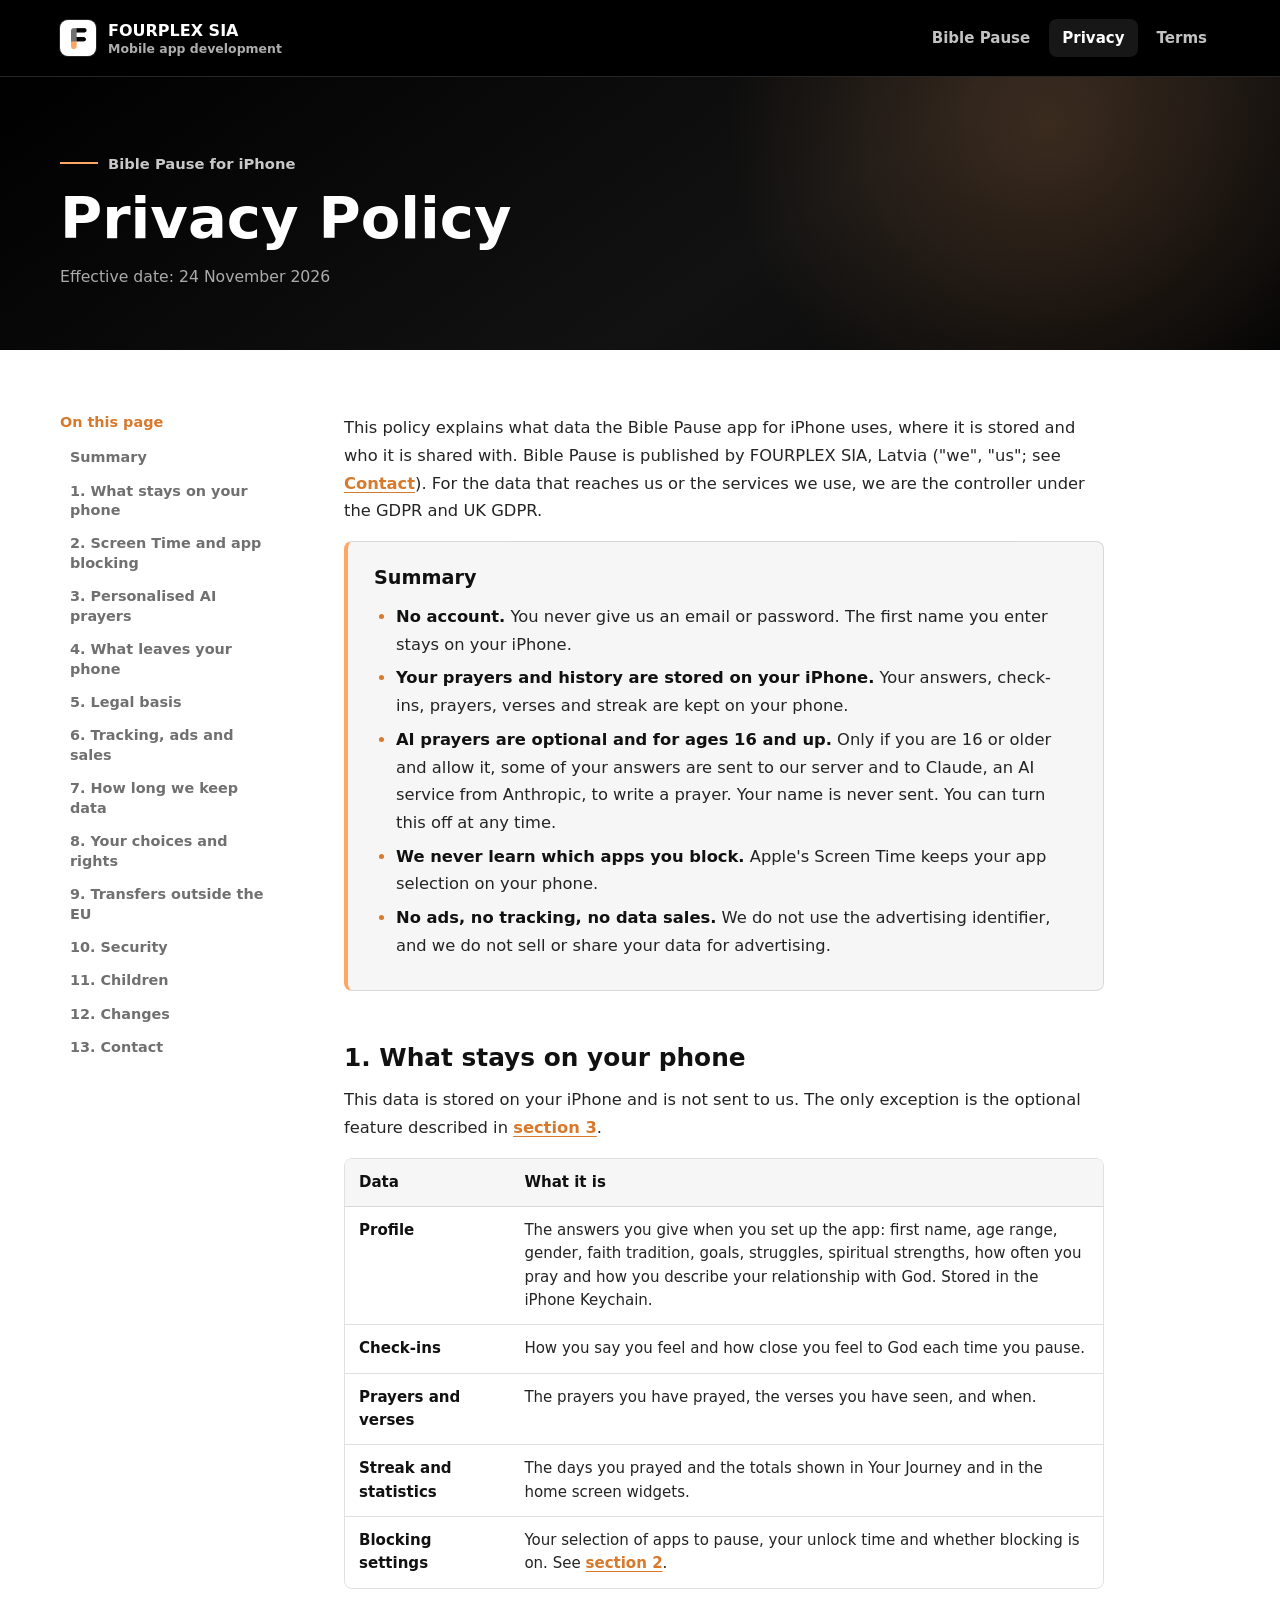
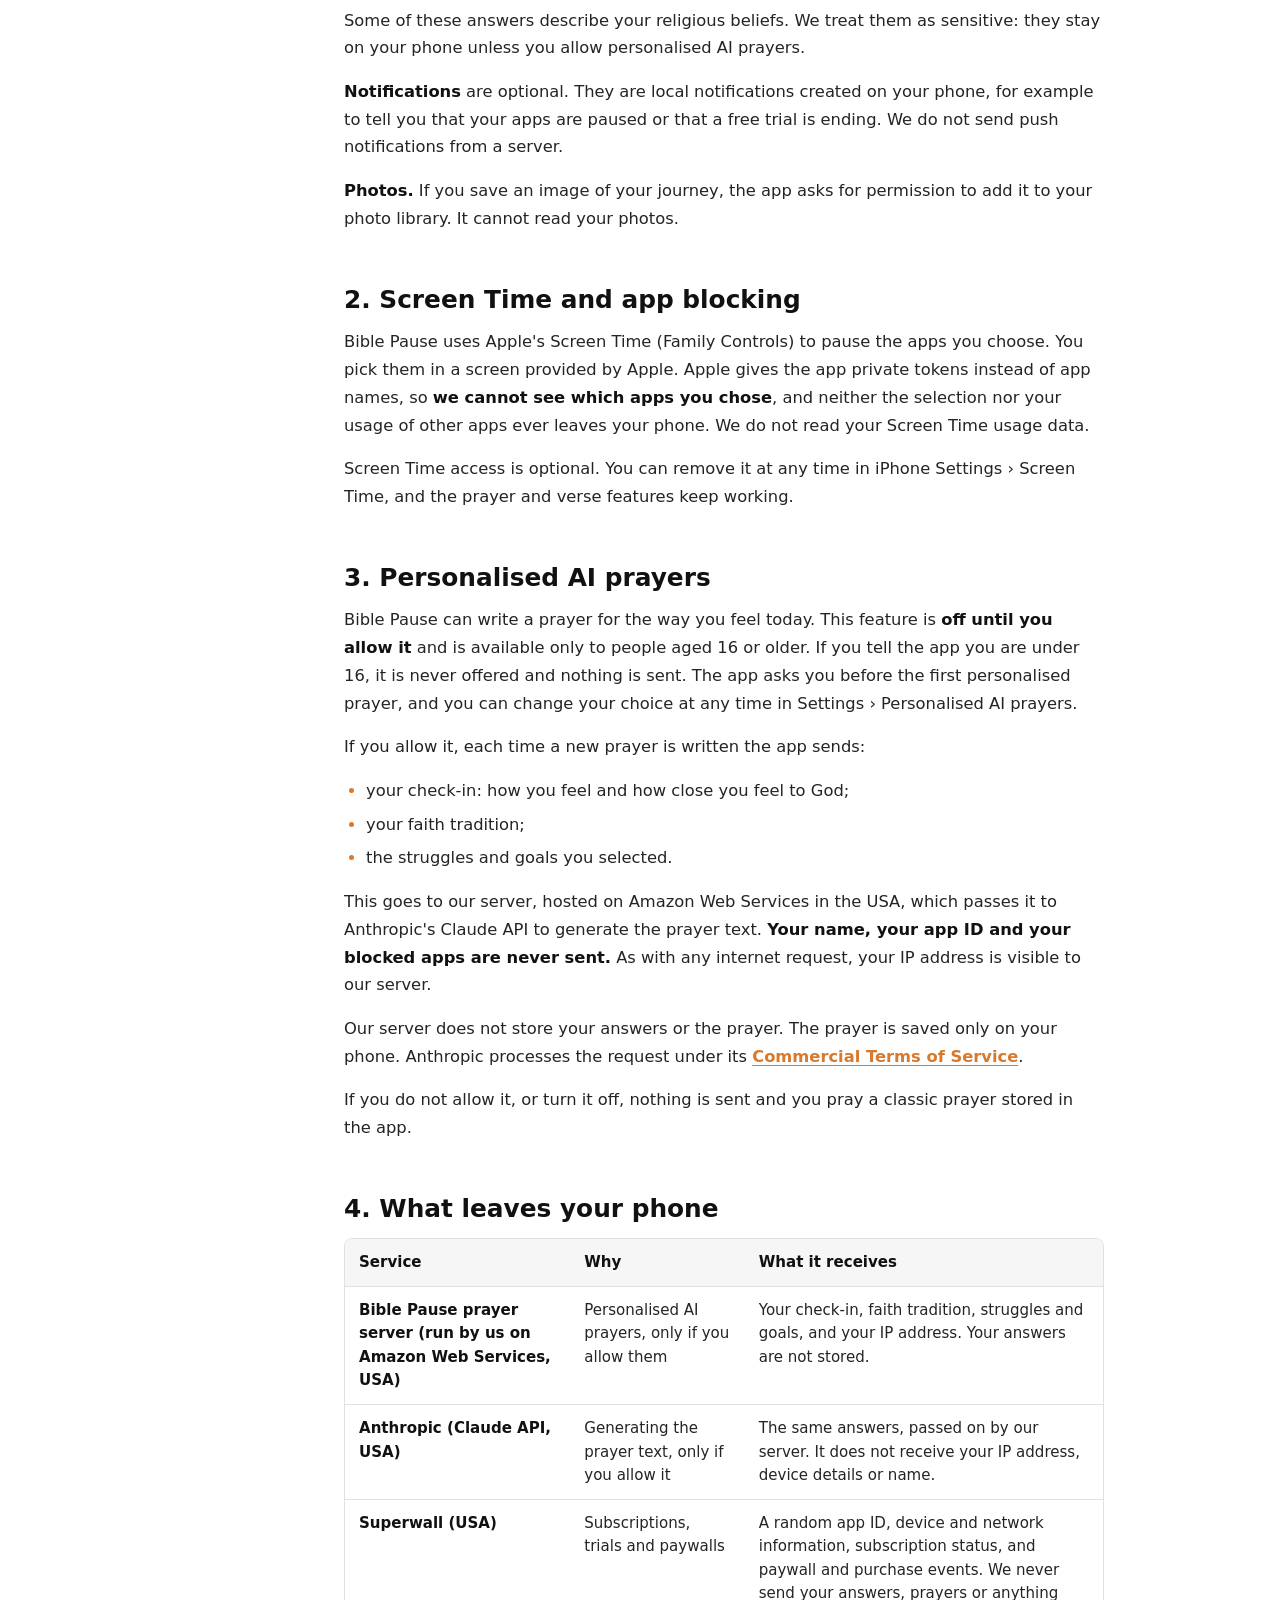
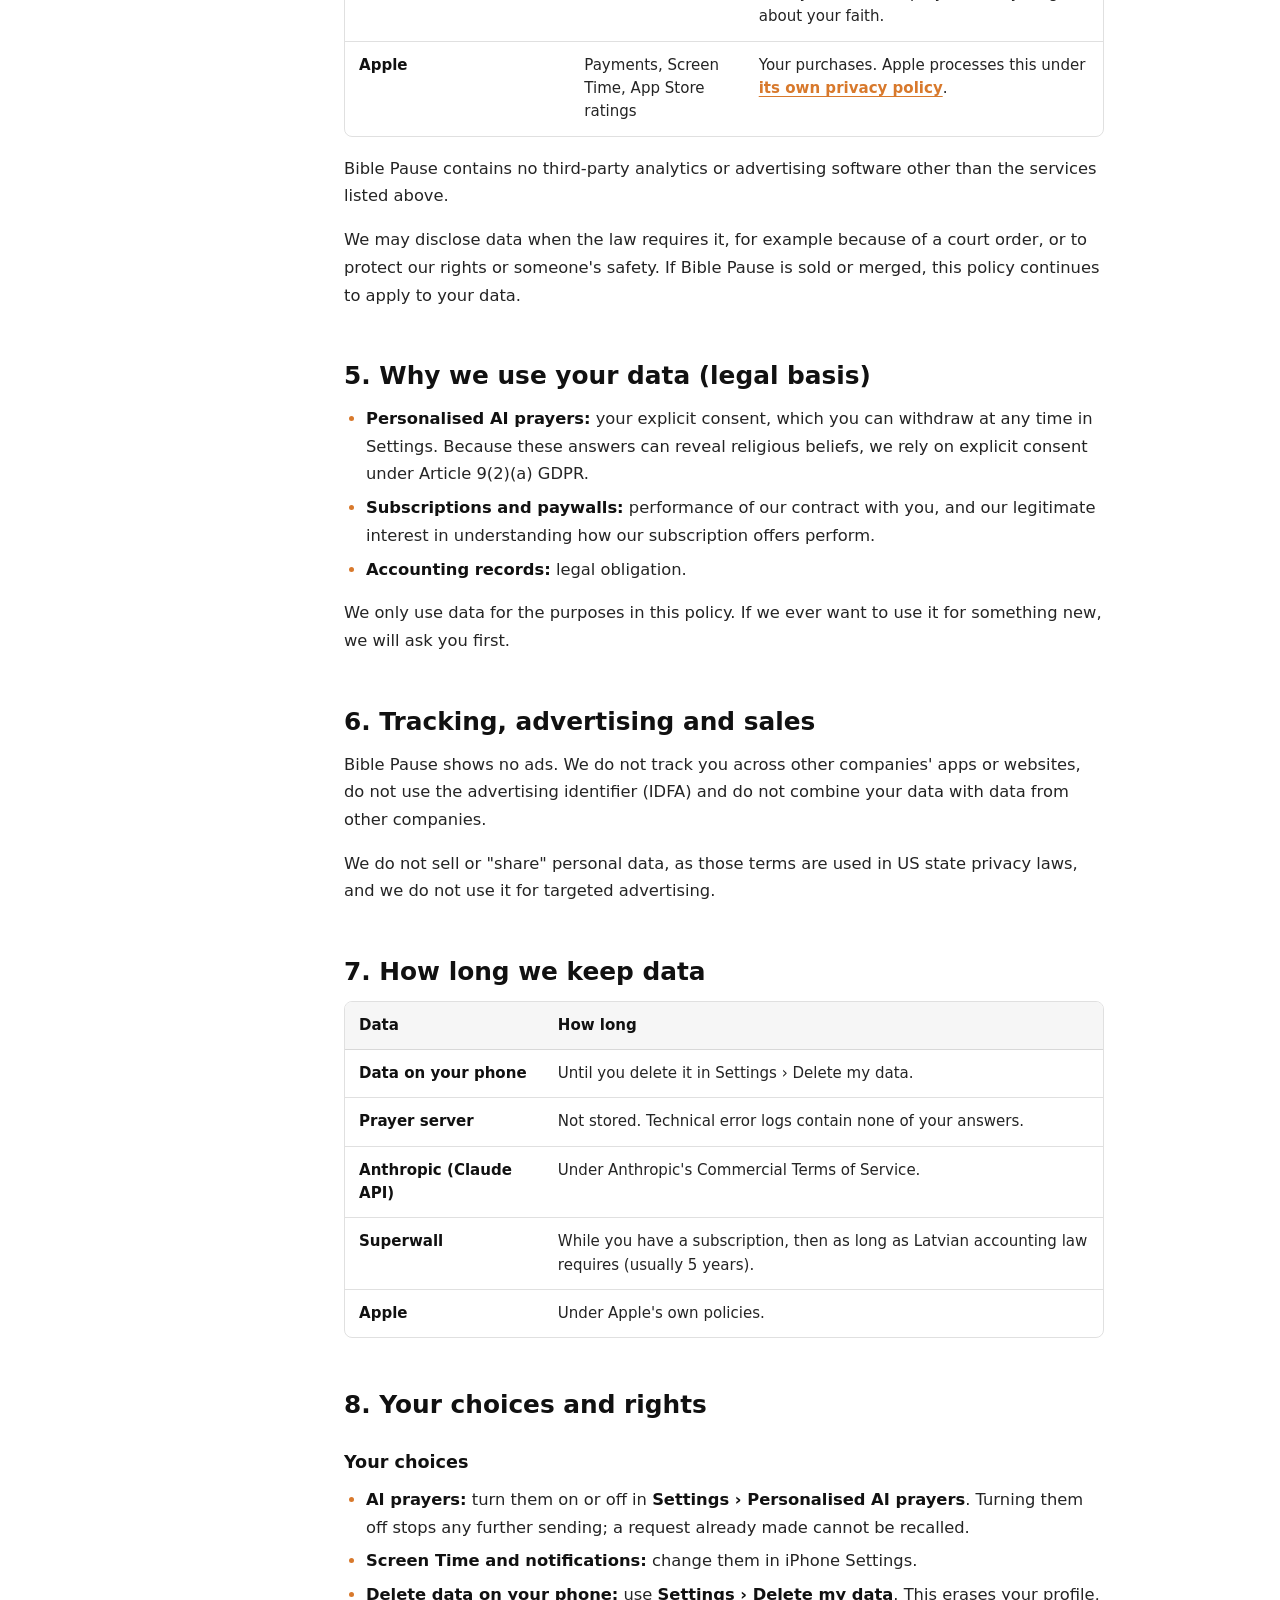
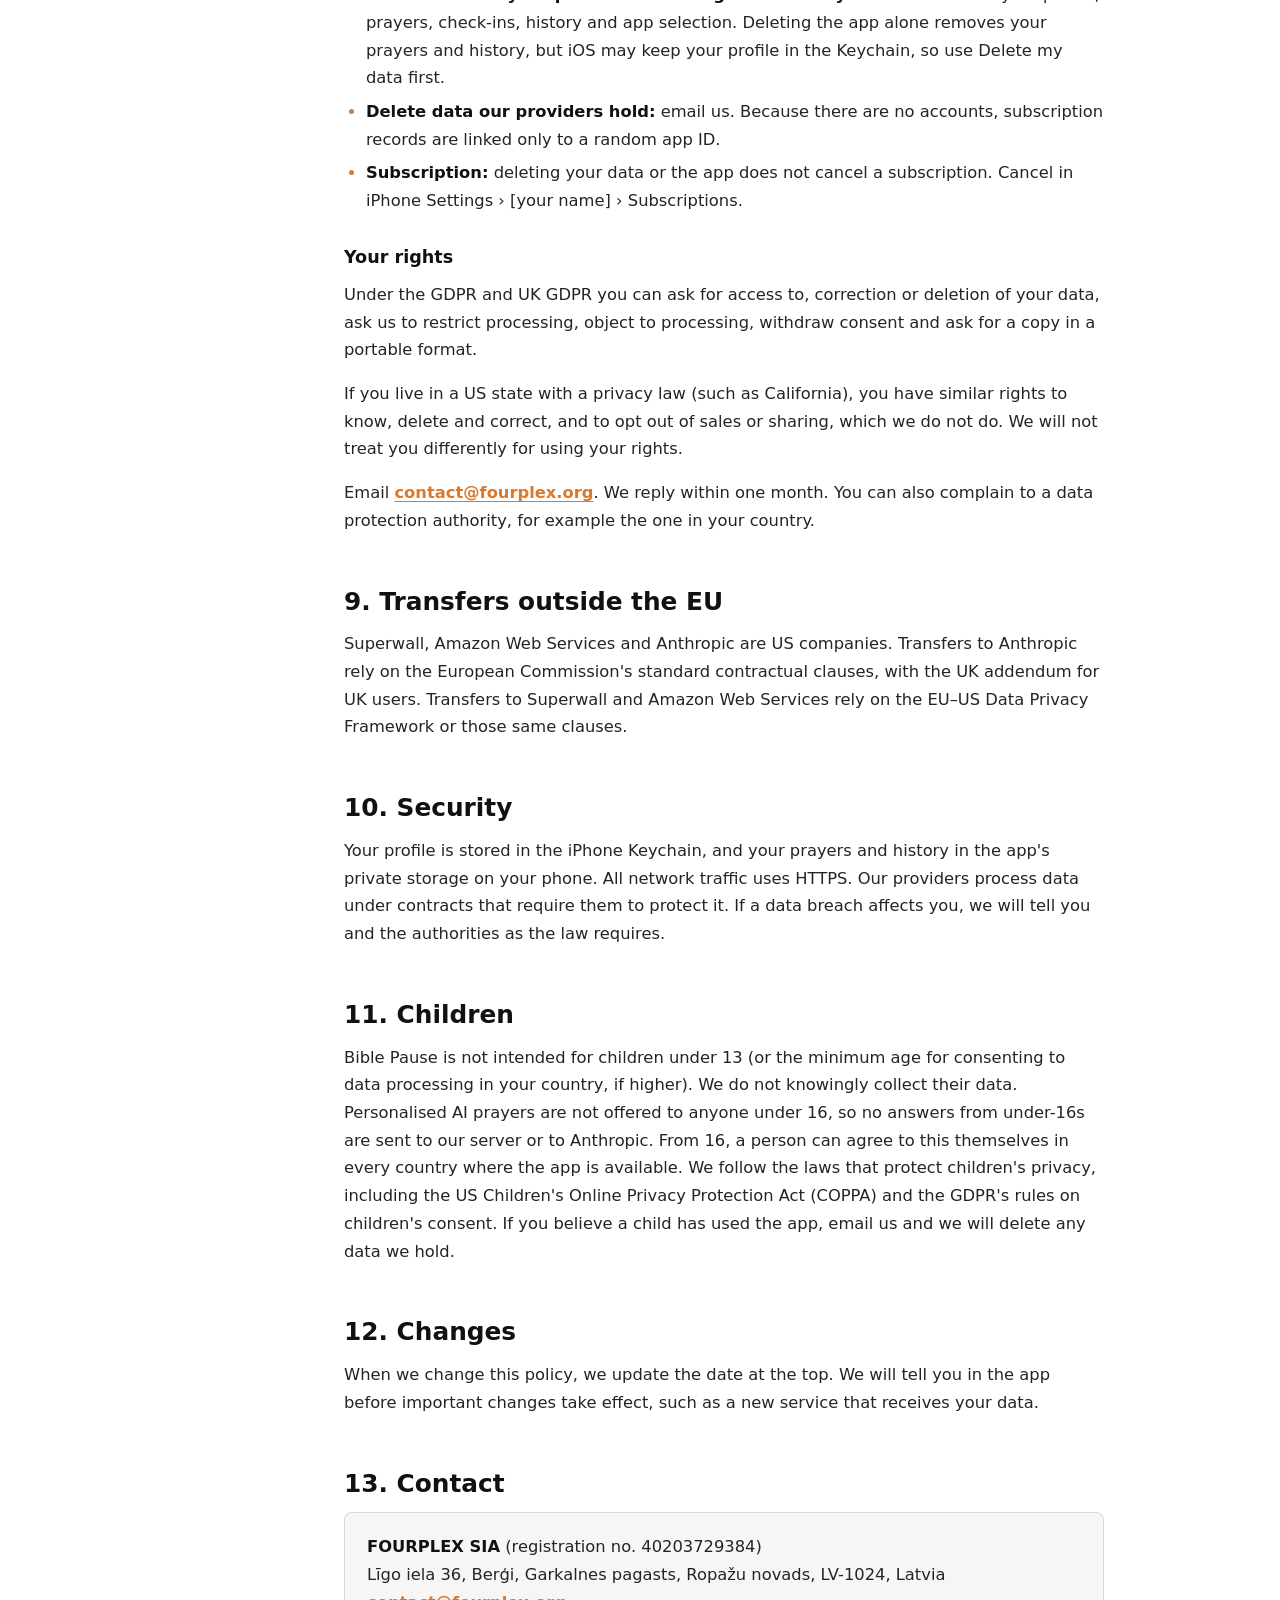
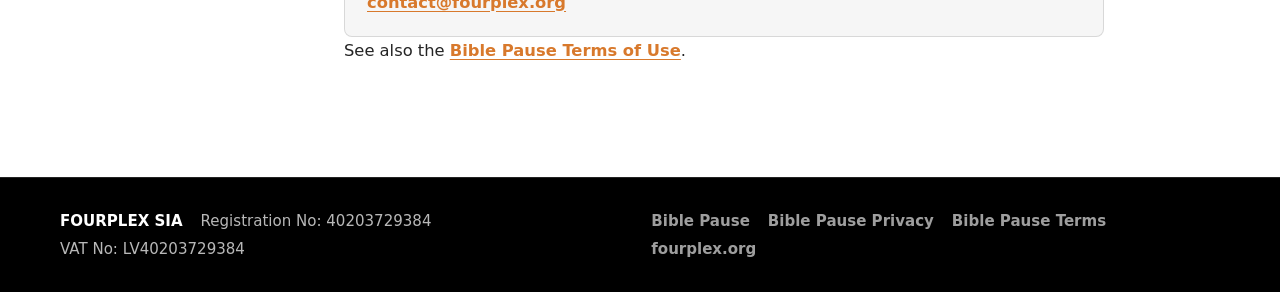
<file: bible-pause/privacy/index.html>
<!doctype html>
<html lang="en">
<head>
  <meta charset="utf-8">
  <meta name="viewport" content="width=device-width, initial-scale=1">
  <title>Bible Pause Privacy Policy | FOURPLEX SIA</title>
  <meta name="description" content="How the Bible Pause app for iPhone handles your data: what stays on your phone, optional AI prayers, what leaves it, and your rights. Published by FOURPLEX SIA.">
  <meta name="theme-color" content="#000000">
  <link rel="canonical" href="https://fourplex.org/bible-pause/privacy/">
  <link rel="icon" href="/assets/FOURPLEX_LOGO_WITH_BG.png" type="image/png">
  <link rel="stylesheet" href="/assets/legal.css">
</head>
<body>
  <header class="site-header">
    <div class="container nav-shell">
      <a class="brand" href="/" aria-label="FOURPLEX SIA home">
        <img class="brand-mark" src="/assets/FOURPLEX_LOGO_TRANSPARENT.png" alt="" width="36" height="36">
        <span class="brand-meta">
          <span>FOURPLEX SIA</span>
          <span>Mobile app development</span>
        </span>
      </a>
      <nav class="nav-links" aria-label="Bible Pause">
        <a href="/bible-pause/">Bible Pause</a>
        <a href="/bible-pause/privacy/" aria-current="page">Privacy</a>
        <a href="/bible-pause/terms/">Terms</a>
      </nav>
    </div>
  </header>

  <section class="legal-hero" aria-labelledby="page-title">
    <div class="container">
      <p class="eyebrow">Bible Pause for iPhone</p>
      <h1 id="page-title">Privacy Policy</h1>
      <p class="meta">Effective date: 24 November 2026</p>
    </div>
  </section>

  <main>
    <div class="container legal-layout">
      <nav class="toc" aria-label="On this page">
        <p>On this page</p>
        <ol>
          <li><a href="#summary">Summary</a></li>
          <li><a href="#on-your-phone">1. What stays on your phone</a></li>
          <li><a href="#screen-time">2. Screen Time and app blocking</a></li>
          <li><a href="#ai-prayers">3. Personalised AI prayers</a></li>
          <li><a href="#leaves-your-phone">4. What leaves your phone</a></li>
          <li><a href="#legal-basis">5. Legal basis</a></li>
          <li><a href="#tracking">6. Tracking, ads and sales</a></li>
          <li><a href="#retention">7. How long we keep data</a></li>
          <li><a href="#rights">8. Your choices and rights</a></li>
          <li><a href="#transfers">9. Transfers outside the EU</a></li>
          <li><a href="#security">10. Security</a></li>
          <li><a href="#children">11. Children</a></li>
          <li><a href="#changes">12. Changes</a></li>
          <li><a href="#contact">13. Contact</a></li>
        </ol>
      </nav>

      <article class="legal-content">
        <p>This policy explains what data the Bible Pause app for iPhone uses, where it is stored and who it is shared with. Bible Pause is published by FOURPLEX SIA, Latvia ("we", "us"; see <a href="#contact">Contact</a>). For the data that reaches us or the services we use, we are the controller under the GDPR and UK GDPR.</p>

        <section class="summary" id="summary" aria-labelledby="summary-title">
          <h2 id="summary-title">Summary</h2>
          <ul>
            <li><strong>No account.</strong> You never give us an email or password. The first name you enter stays on your iPhone.</li>
            <li><strong>Your prayers and history are stored on your iPhone.</strong> Your answers, check-ins, prayers, verses and streak are kept on your phone.</li>
            <li><strong>AI prayers are optional and for ages 16 and up.</strong> Only if you are 16 or older and allow it, some of your answers are sent to our server and to Claude, an AI service from Anthropic, to write a prayer. Your name is never sent. You can turn this off at any time.</li>
            <li><strong>We never learn which apps you block.</strong> Apple's Screen Time keeps your app selection on your phone.</li>
            <li><strong>No ads, no tracking, no data sales.</strong> We do not use the advertising identifier, and we do not sell or share your data for advertising.</li>
          </ul>
        </section>

        <h2 id="on-your-phone">1. What stays on your phone</h2>
        <p>This data is stored on your iPhone and is not sent to us. The only exception is the optional feature described in <a href="#ai-prayers">section 3</a>.</p>
        <div class="table-wrap">
          <table>
            <thead>
              <tr><th scope="col">Data</th><th scope="col">What it is</th></tr>
            </thead>
            <tbody>
              <tr><td>Profile</td><td>The answers you give when you set up the app: first name, age range, gender, faith tradition, goals, struggles, spiritual strengths, how often you pray and how you describe your relationship with God. Stored in the iPhone Keychain.</td></tr>
              <tr><td>Check-ins</td><td>How you say you feel and how close you feel to God each time you pause.</td></tr>
              <tr><td>Prayers and verses</td><td>The prayers you have prayed, the verses you have seen, and when.</td></tr>
              <tr><td>Streak and statistics</td><td>The days you prayed and the totals shown in Your Journey and in the home screen widgets.</td></tr>
              <tr><td>Blocking settings</td><td>Your selection of apps to pause, your unlock time and whether blocking is on. See <a href="#screen-time">section 2</a>.</td></tr>
            </tbody>
          </table>
        </div>
        <p>Some of these answers describe your religious beliefs. We treat them as sensitive: they stay on your phone unless you allow personalised AI prayers.</p>
        <p><strong>Notifications</strong> are optional. They are local notifications created on your phone, for example to tell you that your apps are paused or that a free trial is ending. We do not send push notifications from a server.</p>
        <p><strong>Photos.</strong> If you save an image of your journey, the app asks for permission to add it to your photo library. It cannot read your photos.</p>

        <h2 id="screen-time">2. Screen Time and app blocking</h2>
        <p>Bible Pause uses Apple's Screen Time (Family Controls) to pause the apps you choose. You pick them in a screen provided by Apple. Apple gives the app private tokens instead of app names, so <strong>we cannot see which apps you chose</strong>, and neither the selection nor your usage of other apps ever leaves your phone. We do not read your Screen Time usage data.</p>
        <p>Screen Time access is optional. You can remove it at any time in iPhone Settings › Screen Time, and the prayer and verse features keep working.</p>

        <h2 id="ai-prayers">3. Personalised AI prayers</h2>
        <p>Bible Pause can write a prayer for the way you feel today. This feature is <strong>off until you allow it</strong> and is available only to people aged 16 or older. If you tell the app you are under 16, it is never offered and nothing is sent. The app asks you before the first personalised prayer, and you can change your choice at any time in Settings › Personalised AI prayers.</p>
        <p>If you allow it, each time a new prayer is written the app sends:</p>
        <ul>
          <li>your check-in: how you feel and how close you feel to God;</li>
          <li>your faith tradition;</li>
          <li>the struggles and goals you selected.</li>
        </ul>
        <p>This goes to our server, hosted on Amazon Web Services in the USA, which passes it to Anthropic's Claude API to generate the prayer text. <strong>Your name, your app ID and your blocked apps are never sent.</strong> As with any internet request, your IP address is visible to our server.</p>
        <p>Our server does not store your answers or the prayer. The prayer is saved only on your phone. Anthropic processes the request under its <a href="https://www.anthropic.com/legal/commercial-terms" rel="noopener noreferrer">Commercial Terms of Service</a>.</p>
        <p>If you do not allow it, or turn it off, nothing is sent and you pray a classic prayer stored in the app.</p>

        <h2 id="leaves-your-phone">4. What leaves your phone</h2>
        <div class="table-wrap">
          <table>
            <thead>
              <tr><th scope="col">Service</th><th scope="col">Why</th><th scope="col">What it receives</th></tr>
            </thead>
            <tbody>
              <tr>
                <td>Bible Pause prayer server (run by us on Amazon Web Services, USA)</td>
                <td>Personalised AI prayers, only if you allow them</td>
                <td>Your check-in, faith tradition, struggles and goals, and your IP address. Your answers are not stored.</td>
              </tr>
              <tr>
                <td>Anthropic (Claude API, USA)</td>
                <td>Generating the prayer text, only if you allow it</td>
                <td>The same answers, passed on by our server. It does not receive your IP address, device details or name.</td>
              </tr>
              <tr>
                <td>Superwall (USA)</td>
                <td>Subscriptions, trials and paywalls</td>
                <td>A random app ID, device and network information, subscription status, and paywall and purchase events. We never send your answers, prayers or anything about your faith.</td>
              </tr>
              <tr>
                <td>Apple</td>
                <td>Payments, Screen Time, App Store ratings</td>
                <td>Your purchases. Apple processes this under <a href="https://www.apple.com/legal/privacy/" rel="noopener noreferrer">its own privacy policy</a>.</td>
              </tr>
            </tbody>
          </table>
        </div>
        <p>Bible Pause contains no third-party analytics or advertising software other than the services listed above.</p>
        <p>We may disclose data when the law requires it, for example because of a court order, or to protect our rights or someone's safety. If Bible Pause is sold or merged, this policy continues to apply to your data.</p>

        <h2 id="legal-basis">5. Why we use your data (legal basis)</h2>
        <ul>
          <li><strong>Personalised AI prayers:</strong> your explicit consent, which you can withdraw at any time in Settings. Because these answers can reveal religious beliefs, we rely on explicit consent under Article 9(2)(a) GDPR.</li>
          <li><strong>Subscriptions and paywalls:</strong> performance of our contract with you, and our legitimate interest in understanding how our subscription offers perform.</li>
          <li><strong>Accounting records:</strong> legal obligation.</li>
        </ul>
        <p>We only use data for the purposes in this policy. If we ever want to use it for something new, we will ask you first.</p>

        <h2 id="tracking">6. Tracking, advertising and sales</h2>
        <p>Bible Pause shows no ads. We do not track you across other companies' apps or websites, do not use the advertising identifier (IDFA) and do not combine your data with data from other companies.</p>
        <p>We do not sell or "share" personal data, as those terms are used in US state privacy laws, and we do not use it for targeted advertising.</p>

        <h2 id="retention">7. How long we keep data</h2>
        <div class="table-wrap">
          <table>
            <thead>
              <tr><th scope="col">Data</th><th scope="col">How long</th></tr>
            </thead>
            <tbody>
              <tr><td>Data on your phone</td><td>Until you delete it in Settings › Delete my data.</td></tr>
              <tr><td>Prayer server</td><td>Not stored. Technical error logs contain none of your answers.</td></tr>
              <tr><td>Anthropic (Claude API)</td><td>Under Anthropic's Commercial Terms of Service.</td></tr>
              <tr><td>Superwall</td><td>While you have a subscription, then as long as Latvian accounting law requires (usually 5 years).</td></tr>
              <tr><td>Apple</td><td>Under Apple's own policies.</td></tr>
            </tbody>
          </table>
        </div>

        <h2 id="rights">8. Your choices and rights</h2>
        <h3>Your choices</h3>
        <ul>
          <li><strong>AI prayers:</strong> turn them on or off in <strong>Settings › Personalised AI prayers</strong>. Turning them off stops any further sending; a request already made cannot be recalled.</li>
          <li><strong>Screen Time and notifications:</strong> change them in iPhone Settings.</li>
          <li><strong>Delete data on your phone:</strong> use <strong>Settings › Delete my data</strong>. This erases your profile, prayers, check-ins, history and app selection. Deleting the app alone removes your prayers and history, but iOS may keep your profile in the Keychain, so use Delete my data first.</li>
          <li><strong>Delete data our providers hold:</strong> email us. Because there are no accounts, subscription records are linked only to a random app ID.</li>
          <li><strong>Subscription:</strong> deleting your data or the app does not cancel a subscription. Cancel in iPhone Settings › [your name] › Subscriptions.</li>
        </ul>
        <h3>Your rights</h3>
        <p>Under the GDPR and UK GDPR you can ask for access to, correction or deletion of your data, ask us to restrict processing, object to processing, withdraw consent and ask for a copy in a portable format.</p>
        <p>If you live in a US state with a privacy law (such as California), you have similar rights to know, delete and correct, and to opt out of sales or sharing, which we do not do. We will not treat you differently for using your rights.</p>
        <p>Email <a href="mailto:contact@fourplex.org">contact@fourplex.org</a>. We reply within one month. You can also complain to a data protection authority, for example the one in your country.</p>

        <h2 id="transfers">9. Transfers outside the EU</h2>
        <p>Superwall, Amazon Web Services and Anthropic are US companies. Transfers to Anthropic rely on the European Commission's standard contractual clauses, with the UK addendum for UK users. Transfers to Superwall and Amazon Web Services rely on the EU–US Data Privacy Framework or those same clauses.</p>

        <h2 id="security">10. Security</h2>
        <p>Your profile is stored in the iPhone Keychain, and your prayers and history in the app's private storage on your phone. All network traffic uses HTTPS. Our providers process data under contracts that require them to protect it. If a data breach affects you, we will tell you and the authorities as the law requires.</p>

        <h2 id="children">11. Children</h2>
        <p>Bible Pause is not intended for children under 13 (or the minimum age for consenting to data processing in your country, if higher). We do not knowingly collect their data. Personalised AI prayers are not offered to anyone under 16, so no answers from under-16s are sent to our server or to Anthropic. From 16, a person can agree to this themselves in every country where the app is available. We follow the laws that protect children's privacy, including the US Children's Online Privacy Protection Act (COPPA) and the GDPR's rules on children's consent. If you believe a child has used the app, email us and we will delete any data we hold.</p>

        <h2 id="changes">12. Changes</h2>
        <p>When we change this policy, we update the date at the top. We will tell you in the app before important changes take effect, such as a new service that receives your data.</p>

        <h2 id="contact">13. Contact</h2>
        <div class="contact-block">
          <p><strong>FOURPLEX SIA</strong> (registration no. 40203729384)</p>
          <p>Līgo iela 36, Berģi, Garkalnes pagasts, Ropažu novads, LV-1024, Latvia</p>
          <p><a href="mailto:contact@fourplex.org">contact@fourplex.org</a></p>
        </div>
        <p class="see-also">See also the <a href="/bible-pause/terms/">Bible Pause Terms of Use</a>.</p>
      </article>
    </div>
  </main>

  <footer class="site-footer">
    <div class="container footer-inner">
      <div class="legal" aria-label="FOURPLEX SIA legal details">
        <strong>FOURPLEX SIA</strong>
        <span>Registration No: 40203729384</span>
        <span>VAT No: LV40203729384</span>
      </div>
      <nav class="footer-links" aria-label="Footer">
        <a href="/bible-pause/">Bible Pause</a>
        <a href="/bible-pause/privacy/">Bible Pause Privacy</a>
        <a href="/bible-pause/terms/">Bible Pause Terms</a>
        <a href="/">fourplex.org</a>
      </nav>
    </div>
  </footer>
</body>
</html>
</file>
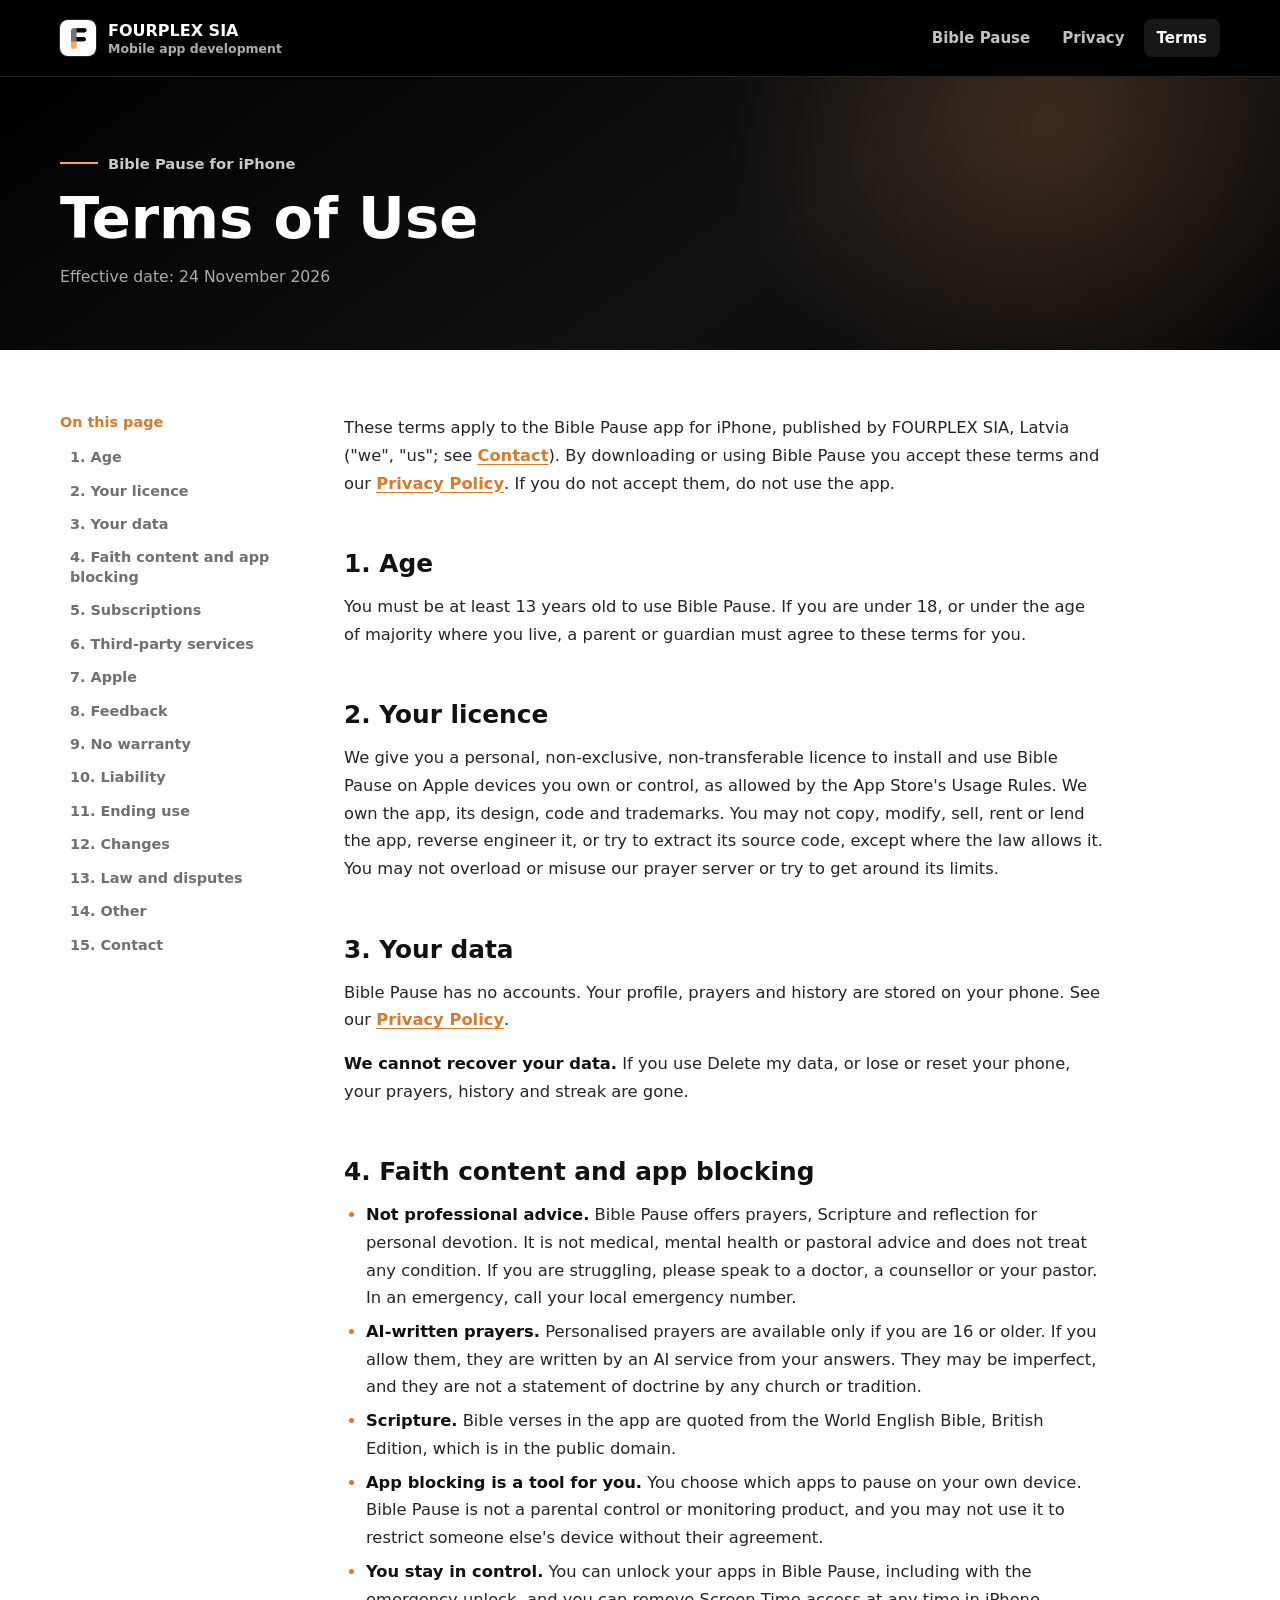
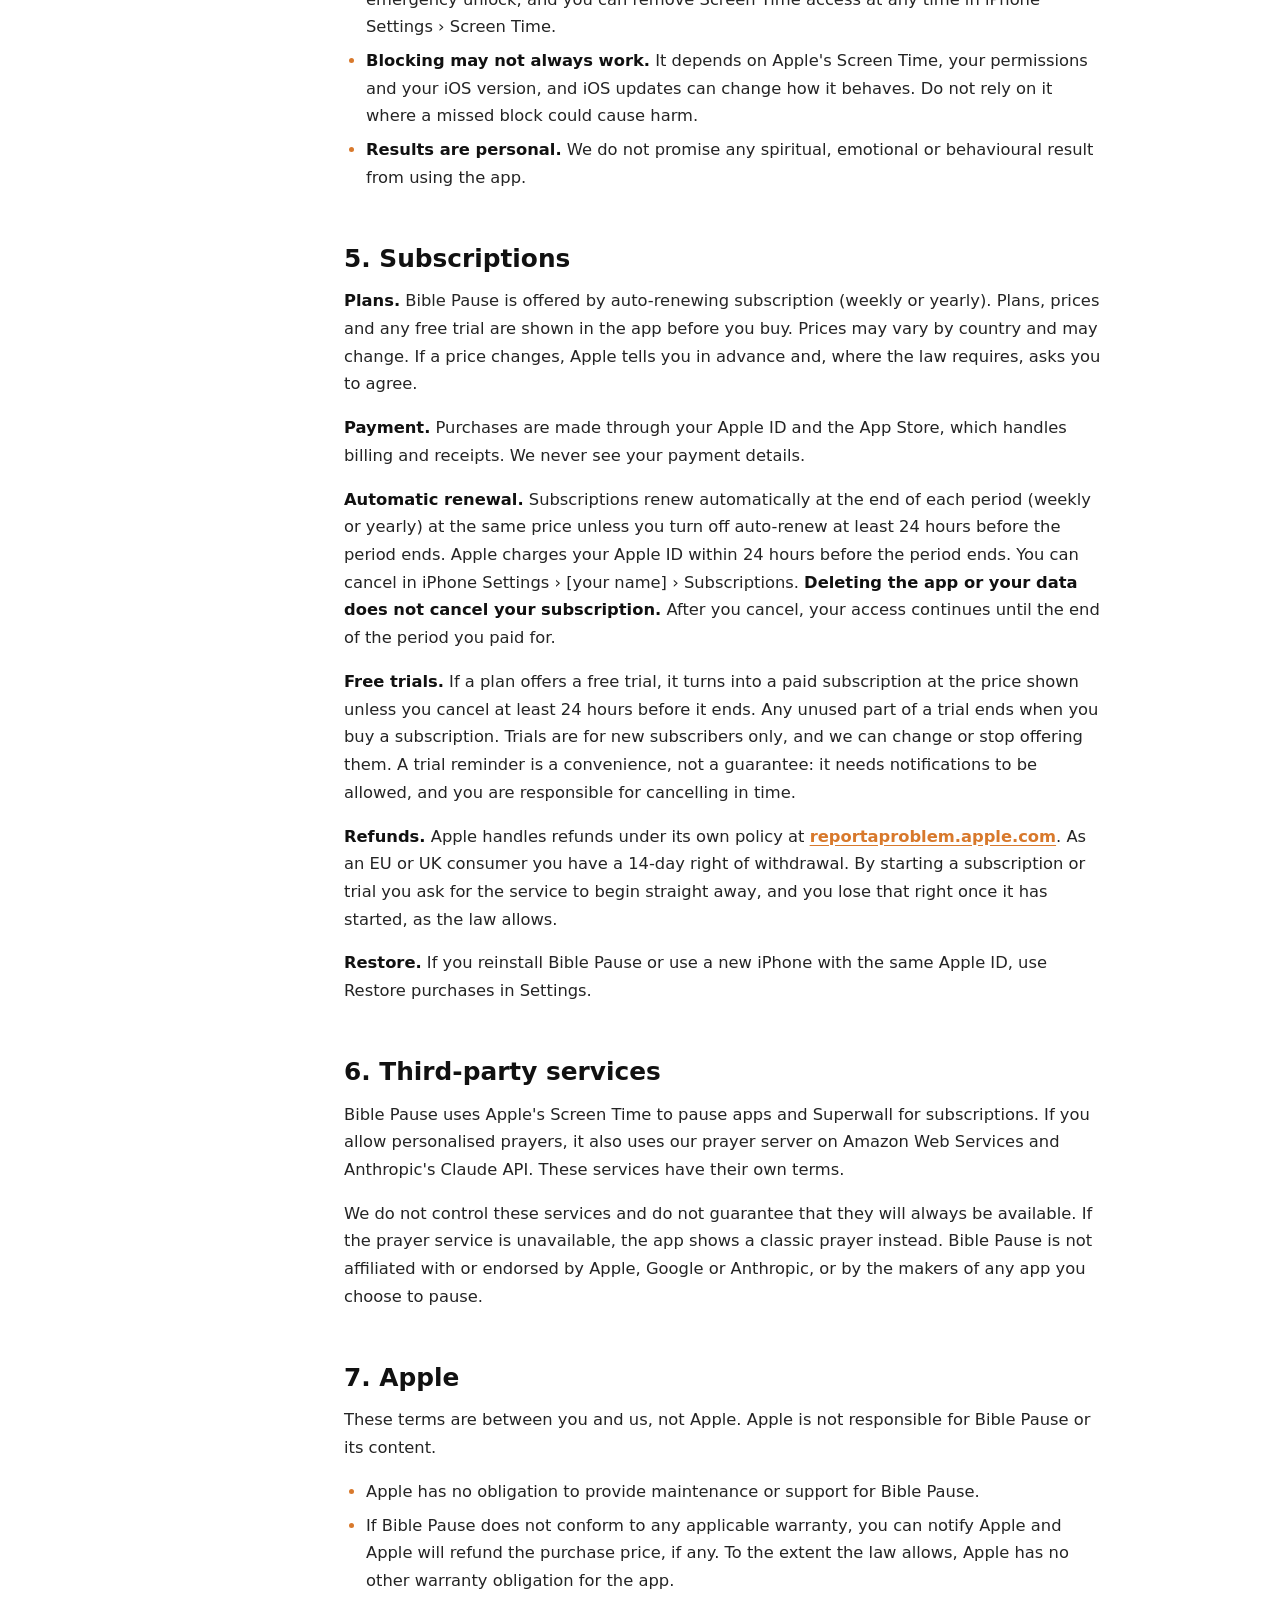
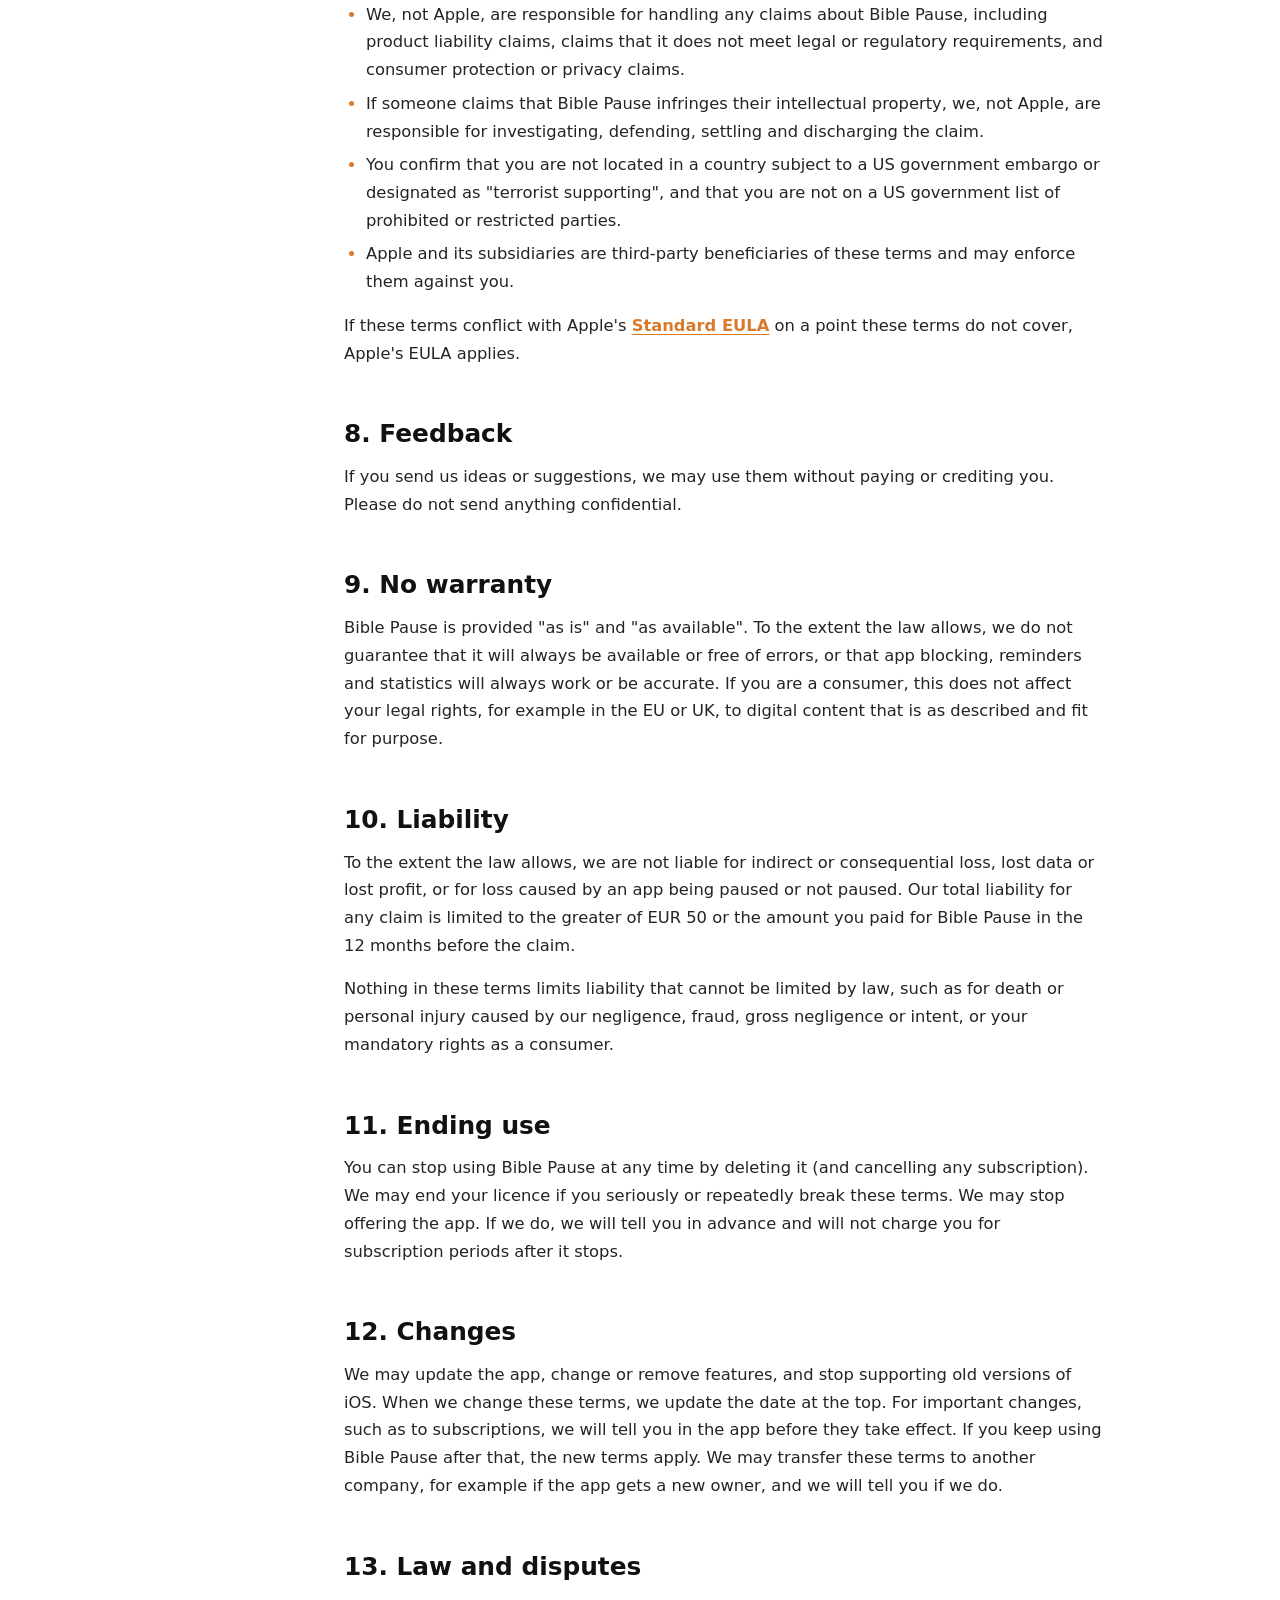
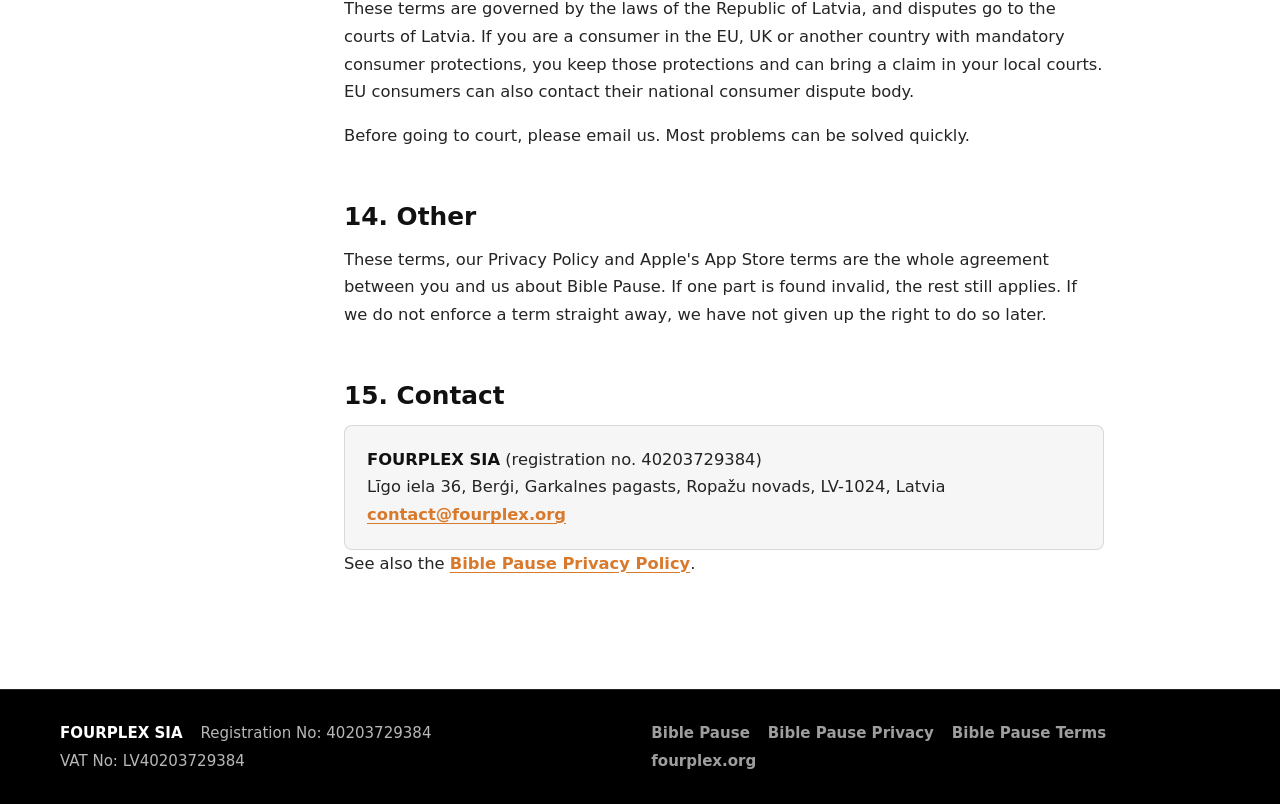
<file: bible-pause/terms/index.html>
<!doctype html>
<html lang="en">
<head>
  <meta charset="utf-8">
  <meta name="viewport" content="width=device-width, initial-scale=1">
  <title>Bible Pause Terms of Use | FOURPLEX SIA</title>
  <meta name="description" content="Terms of Use and end-user licence for the Bible Pause app for iPhone, including subscriptions and free trials. Published by FOURPLEX SIA.">
  <meta name="theme-color" content="#000000">
  <link rel="canonical" href="https://fourplex.org/bible-pause/terms/">
  <link rel="icon" href="/assets/FOURPLEX_LOGO_WITH_BG.png" type="image/png">
  <link rel="stylesheet" href="/assets/legal.css">
</head>
<body>
  <header class="site-header">
    <div class="container nav-shell">
      <a class="brand" href="/" aria-label="FOURPLEX SIA home">
        <img class="brand-mark" src="/assets/FOURPLEX_LOGO_TRANSPARENT.png" alt="" width="36" height="36">
        <span class="brand-meta">
          <span>FOURPLEX SIA</span>
          <span>Mobile app development</span>
        </span>
      </a>
      <nav class="nav-links" aria-label="Bible Pause">
        <a href="/bible-pause/">Bible Pause</a>
        <a href="/bible-pause/privacy/">Privacy</a>
        <a href="/bible-pause/terms/" aria-current="page">Terms</a>
      </nav>
    </div>
  </header>

  <section class="legal-hero" aria-labelledby="page-title">
    <div class="container">
      <p class="eyebrow">Bible Pause for iPhone</p>
      <h1 id="page-title">Terms of Use</h1>
      <p class="meta">Effective date: 24 November 2026</p>
    </div>
  </section>

  <main>
    <div class="container legal-layout">
      <nav class="toc" aria-label="On this page">
        <p>On this page</p>
        <ol>
          <li><a href="#age">1. Age</a></li>
          <li><a href="#licence">2. Your licence</a></li>
          <li><a href="#your-data">3. Your data</a></li>
          <li><a href="#using">4. Faith content and app blocking</a></li>
          <li><a href="#subscriptions">5. Subscriptions</a></li>
          <li><a href="#third-party">6. Third-party services</a></li>
          <li><a href="#apple">7. Apple</a></li>
          <li><a href="#feedback">8. Feedback</a></li>
          <li><a href="#warranty">9. No warranty</a></li>
          <li><a href="#liability">10. Liability</a></li>
          <li><a href="#ending">11. Ending use</a></li>
          <li><a href="#changes">12. Changes</a></li>
          <li><a href="#law">13. Law and disputes</a></li>
          <li><a href="#other">14. Other</a></li>
          <li><a href="#contact">15. Contact</a></li>
        </ol>
      </nav>

      <article class="legal-content">
        <p>These terms apply to the Bible Pause app for iPhone, published by FOURPLEX SIA, Latvia ("we", "us"; see <a href="#contact">Contact</a>). By downloading or using Bible Pause you accept these terms and our <a href="/bible-pause/privacy/">Privacy Policy</a>. If you do not accept them, do not use the app.</p>

        <h2 id="age">1. Age</h2>
        <p>You must be at least 13 years old to use Bible Pause. If you are under 18, or under the age of majority where you live, a parent or guardian must agree to these terms for you.</p>

        <h2 id="licence">2. Your licence</h2>
        <p>We give you a personal, non-exclusive, non-transferable licence to install and use Bible Pause on Apple devices you own or control, as allowed by the App Store's Usage Rules. We own the app, its design, code and trademarks. You may not copy, modify, sell, rent or lend the app, reverse engineer it, or try to extract its source code, except where the law allows it. You may not overload or misuse our prayer server or try to get around its limits.</p>

        <h2 id="your-data">3. Your data</h2>
        <p>Bible Pause has no accounts. Your profile, prayers and history are stored on your phone. See our <a href="/bible-pause/privacy/">Privacy Policy</a>.</p>
        <p><strong>We cannot recover your data.</strong> If you use Delete my data, or lose or reset your phone, your prayers, history and streak are gone.</p>

        <h2 id="using">4. Faith content and app blocking</h2>
        <ul>
          <li><strong>Not professional advice.</strong> Bible Pause offers prayers, Scripture and reflection for personal devotion. It is not medical, mental health or pastoral advice and does not treat any condition. If you are struggling, please speak to a doctor, a counsellor or your pastor. In an emergency, call your local emergency number.</li>
          <li><strong>AI-written prayers.</strong> Personalised prayers are available only if you are 16 or older. If you allow them, they are written by an AI service from your answers. They may be imperfect, and they are not a statement of doctrine by any church or tradition.</li>
          <li><strong>Scripture.</strong> Bible verses in the app are quoted from the World English Bible, British Edition, which is in the public domain.</li>
          <li><strong>App blocking is a tool for you.</strong> You choose which apps to pause on your own device. Bible Pause is not a parental control or monitoring product, and you may not use it to restrict someone else's device without their agreement.</li>
          <li><strong>You stay in control.</strong> You can unlock your apps in Bible Pause, including with the emergency unlock, and you can remove Screen Time access at any time in iPhone Settings › Screen Time.</li>
          <li><strong>Blocking may not always work.</strong> It depends on Apple's Screen Time, your permissions and your iOS version, and iOS updates can change how it behaves. Do not rely on it where a missed block could cause harm.</li>
          <li><strong>Results are personal.</strong> We do not promise any spiritual, emotional or behavioural result from using the app.</li>
        </ul>

        <h2 id="subscriptions">5. Subscriptions</h2>
        <p><strong>Plans.</strong> Bible Pause is offered by auto-renewing subscription (weekly or yearly). Plans, prices and any free trial are shown in the app before you buy. Prices may vary by country and may change. If a price changes, Apple tells you in advance and, where the law requires, asks you to agree.</p>
        <p><strong>Payment.</strong> Purchases are made through your Apple ID and the App Store, which handles billing and receipts. We never see your payment details.</p>
        <p><strong>Automatic renewal.</strong> Subscriptions renew automatically at the end of each period (weekly or yearly) at the same price unless you turn off auto-renew at least 24 hours before the period ends. Apple charges your Apple ID within 24 hours before the period ends. You can cancel in iPhone Settings › [your name] › Subscriptions. <strong>Deleting the app or your data does not cancel your subscription.</strong> After you cancel, your access continues until the end of the period you paid for.</p>
        <p><strong>Free trials.</strong> If a plan offers a free trial, it turns into a paid subscription at the price shown unless you cancel at least 24 hours before it ends. Any unused part of a trial ends when you buy a subscription. Trials are for new subscribers only, and we can change or stop offering them. A trial reminder is a convenience, not a guarantee: it needs notifications to be allowed, and you are responsible for cancelling in time.</p>
        <p><strong>Refunds.</strong> Apple handles refunds under its own policy at <a href="https://reportaproblem.apple.com" rel="noopener noreferrer">reportaproblem.apple.com</a>. As an EU or UK consumer you have a 14-day right of withdrawal. By starting a subscription or trial you ask for the service to begin straight away, and you lose that right once it has started, as the law allows.</p>
        <p><strong>Restore.</strong> If you reinstall Bible Pause or use a new iPhone with the same Apple ID, use Restore purchases in Settings.</p>

        <h2 id="third-party">6. Third-party services</h2>
        <p>Bible Pause uses Apple's Screen Time to pause apps and Superwall for subscriptions. If you allow personalised prayers, it also uses our prayer server on Amazon Web Services and Anthropic's Claude API. These services have their own terms.</p>
        <p>We do not control these services and do not guarantee that they will always be available. If the prayer service is unavailable, the app shows a classic prayer instead. Bible Pause is not affiliated with or endorsed by Apple, Google or Anthropic, or by the makers of any app you choose to pause.</p>

        <h2 id="apple">7. Apple</h2>
        <p>These terms are between you and us, not Apple. Apple is not responsible for Bible Pause or its content.</p>
        <ul>
          <li>Apple has no obligation to provide maintenance or support for Bible Pause.</li>
          <li>If Bible Pause does not conform to any applicable warranty, you can notify Apple and Apple will refund the purchase price, if any. To the extent the law allows, Apple has no other warranty obligation for the app.</li>
          <li>We, not Apple, are responsible for handling any claims about Bible Pause, including product liability claims, claims that it does not meet legal or regulatory requirements, and consumer protection or privacy claims.</li>
          <li>If someone claims that Bible Pause infringes their intellectual property, we, not Apple, are responsible for investigating, defending, settling and discharging the claim.</li>
          <li>You confirm that you are not located in a country subject to a US government embargo or designated as "terrorist supporting", and that you are not on a US government list of prohibited or restricted parties.</li>
          <li>Apple and its subsidiaries are third-party beneficiaries of these terms and may enforce them against you.</li>
        </ul>
        <p>If these terms conflict with Apple's <a href="https://www.apple.com/legal/internet-services/itunes/dev/stdeula/" rel="noopener noreferrer">Standard EULA</a> on a point these terms do not cover, Apple's EULA applies.</p>

        <h2 id="feedback">8. Feedback</h2>
        <p>If you send us ideas or suggestions, we may use them without paying or crediting you. Please do not send anything confidential.</p>

        <h2 id="warranty">9. No warranty</h2>
        <p>Bible Pause is provided "as is" and "as available". To the extent the law allows, we do not guarantee that it will always be available or free of errors, or that app blocking, reminders and statistics will always work or be accurate. If you are a consumer, this does not affect your legal rights, for example in the EU or UK, to digital content that is as described and fit for purpose.</p>

        <h2 id="liability">10. Liability</h2>
        <p>To the extent the law allows, we are not liable for indirect or consequential loss, lost data or lost profit, or for loss caused by an app being paused or not paused. Our total liability for any claim is limited to the greater of EUR 50 or the amount you paid for Bible Pause in the 12 months before the claim.</p>
        <p>Nothing in these terms limits liability that cannot be limited by law, such as for death or personal injury caused by our negligence, fraud, gross negligence or intent, or your mandatory rights as a consumer.</p>

        <h2 id="ending">11. Ending use</h2>
        <p>You can stop using Bible Pause at any time by deleting it (and cancelling any subscription). We may end your licence if you seriously or repeatedly break these terms. We may stop offering the app. If we do, we will tell you in advance and will not charge you for subscription periods after it stops.</p>

        <h2 id="changes">12. Changes</h2>
        <p>We may update the app, change or remove features, and stop supporting old versions of iOS. When we change these terms, we update the date at the top. For important changes, such as to subscriptions, we will tell you in the app before they take effect. If you keep using Bible Pause after that, the new terms apply. We may transfer these terms to another company, for example if the app gets a new owner, and we will tell you if we do.</p>

        <h2 id="law">13. Law and disputes</h2>
        <p>These terms are governed by the laws of the Republic of Latvia, and disputes go to the courts of Latvia. If you are a consumer in the EU, UK or another country with mandatory consumer protections, you keep those protections and can bring a claim in your local courts. EU consumers can also contact their national consumer dispute body.</p>
        <p>Before going to court, please email us. Most problems can be solved quickly.</p>

        <h2 id="other">14. Other</h2>
        <p>These terms, our Privacy Policy and Apple's App Store terms are the whole agreement between you and us about Bible Pause. If one part is found invalid, the rest still applies. If we do not enforce a term straight away, we have not given up the right to do so later.</p>

        <h2 id="contact">15. Contact</h2>
        <div class="contact-block">
          <p><strong>FOURPLEX SIA</strong> (registration no. 40203729384)</p>
          <p>Līgo iela 36, Berģi, Garkalnes pagasts, Ropažu novads, LV-1024, Latvia</p>
          <p><a href="mailto:contact@fourplex.org">contact@fourplex.org</a></p>
        </div>
        <p class="see-also">See also the <a href="/bible-pause/privacy/">Bible Pause Privacy Policy</a>.</p>
      </article>
    </div>
  </main>

  <footer class="site-footer">
    <div class="container footer-inner">
      <div class="legal" aria-label="FOURPLEX SIA legal details">
        <strong>FOURPLEX SIA</strong>
        <span>Registration No: 40203729384</span>
        <span>VAT No: LV40203729384</span>
      </div>
      <nav class="footer-links" aria-label="Footer">
        <a href="/bible-pause/">Bible Pause</a>
        <a href="/bible-pause/privacy/">Bible Pause Privacy</a>
        <a href="/bible-pause/terms/">Bible Pause Terms</a>
        <a href="/">fourplex.org</a>
      </nav>
    </div>
  </footer>
</body>
</html>
</file>
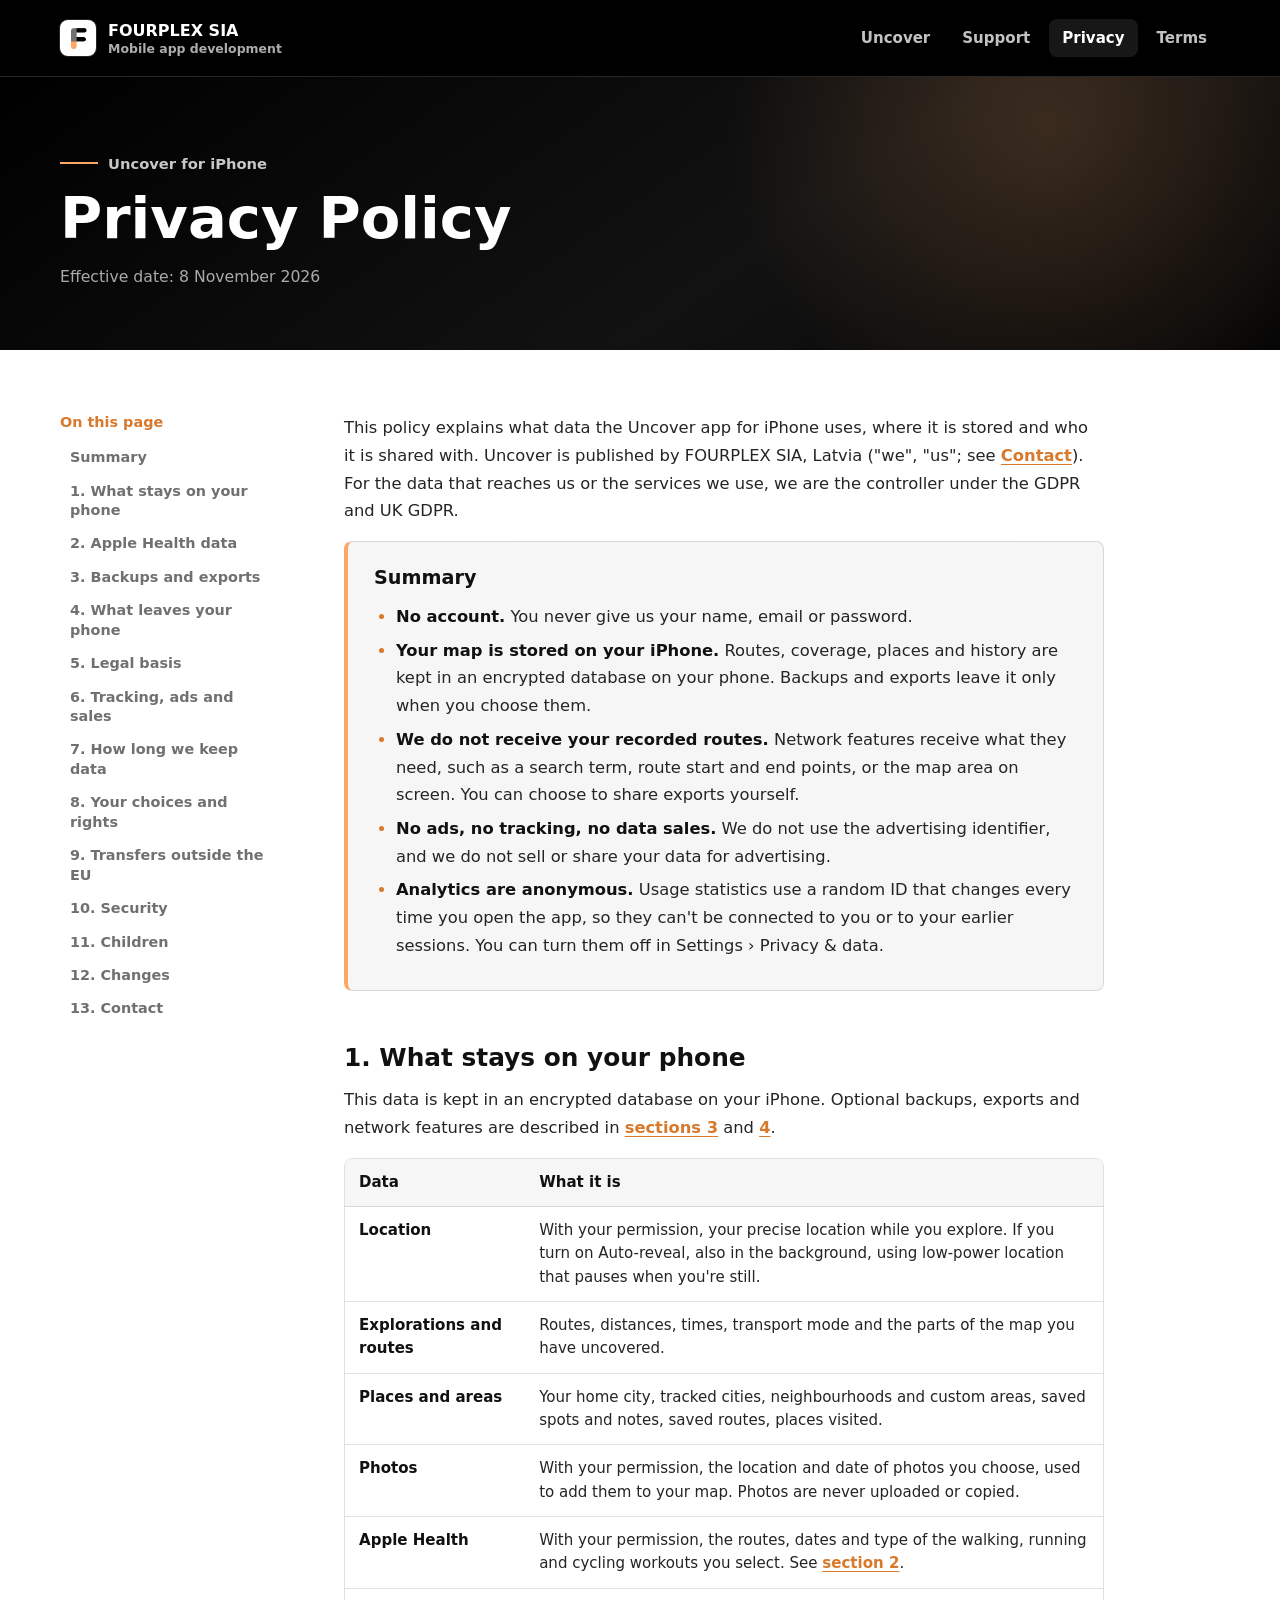
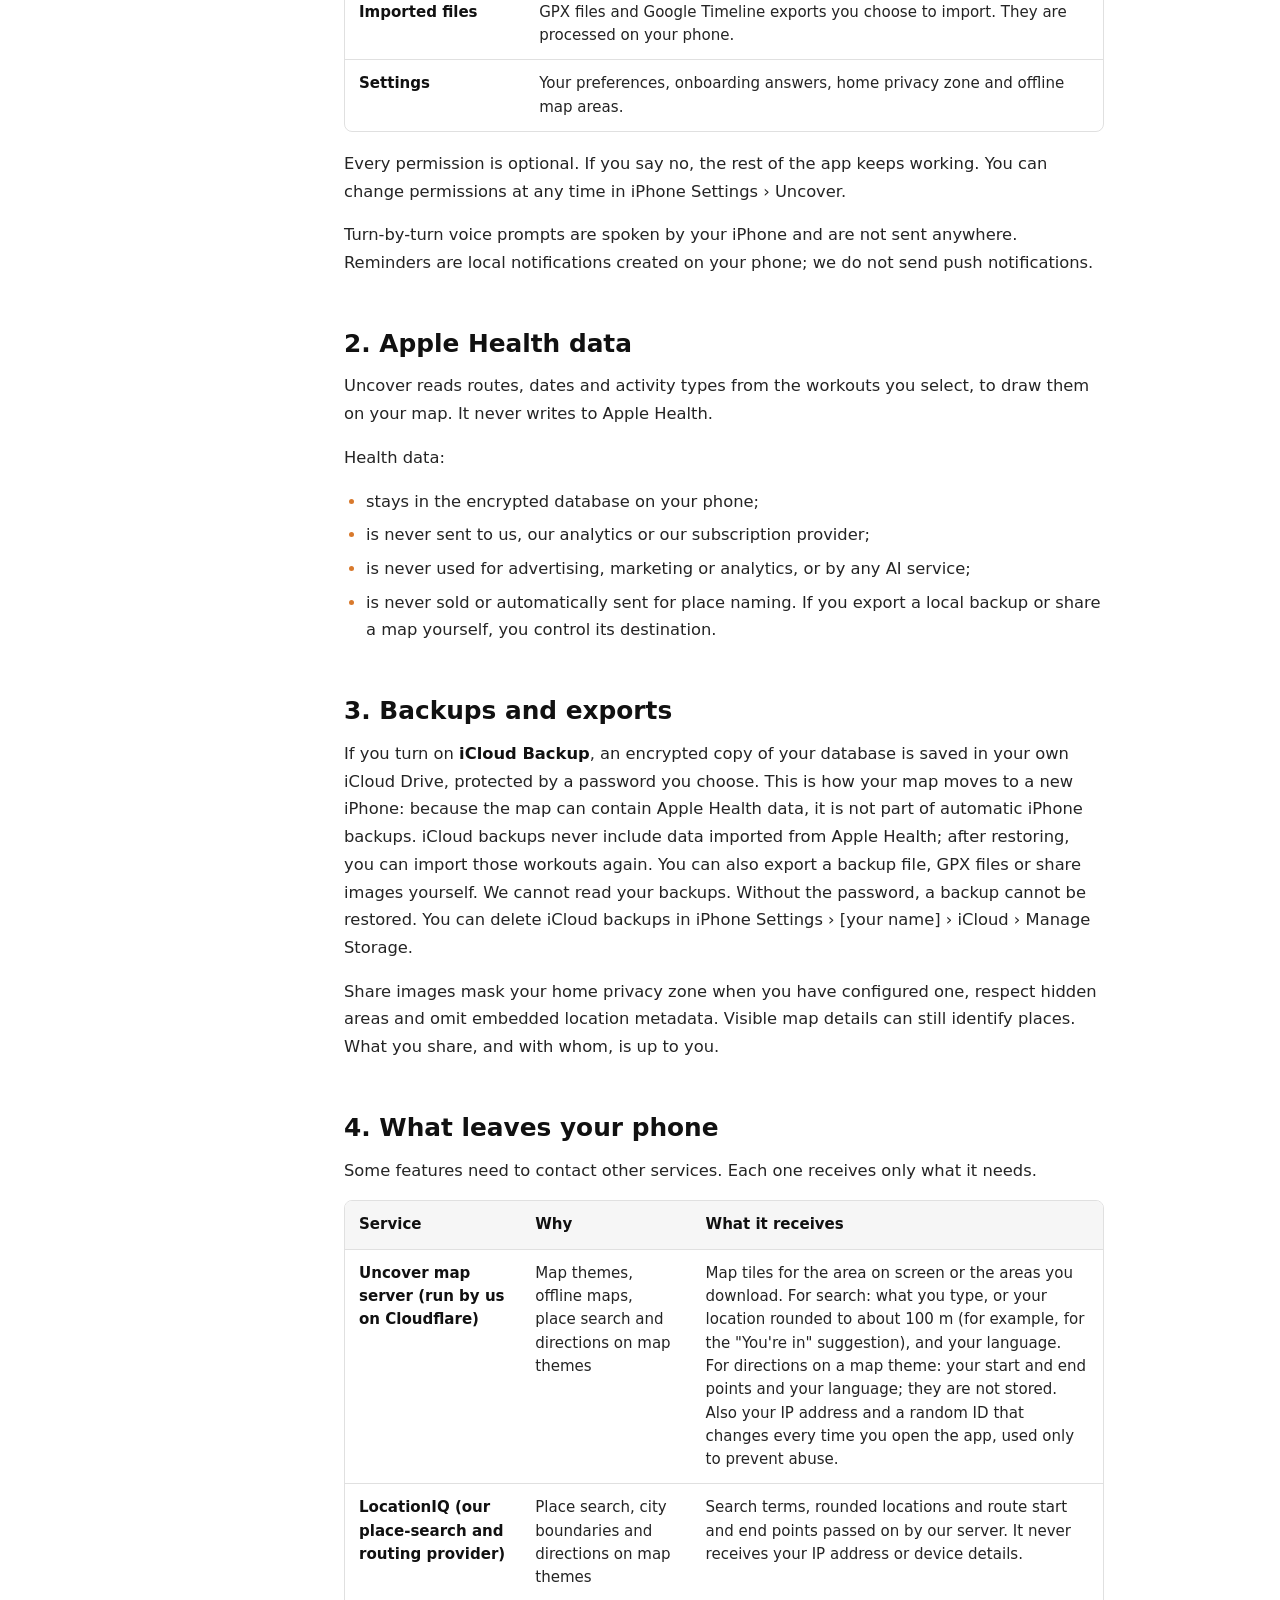
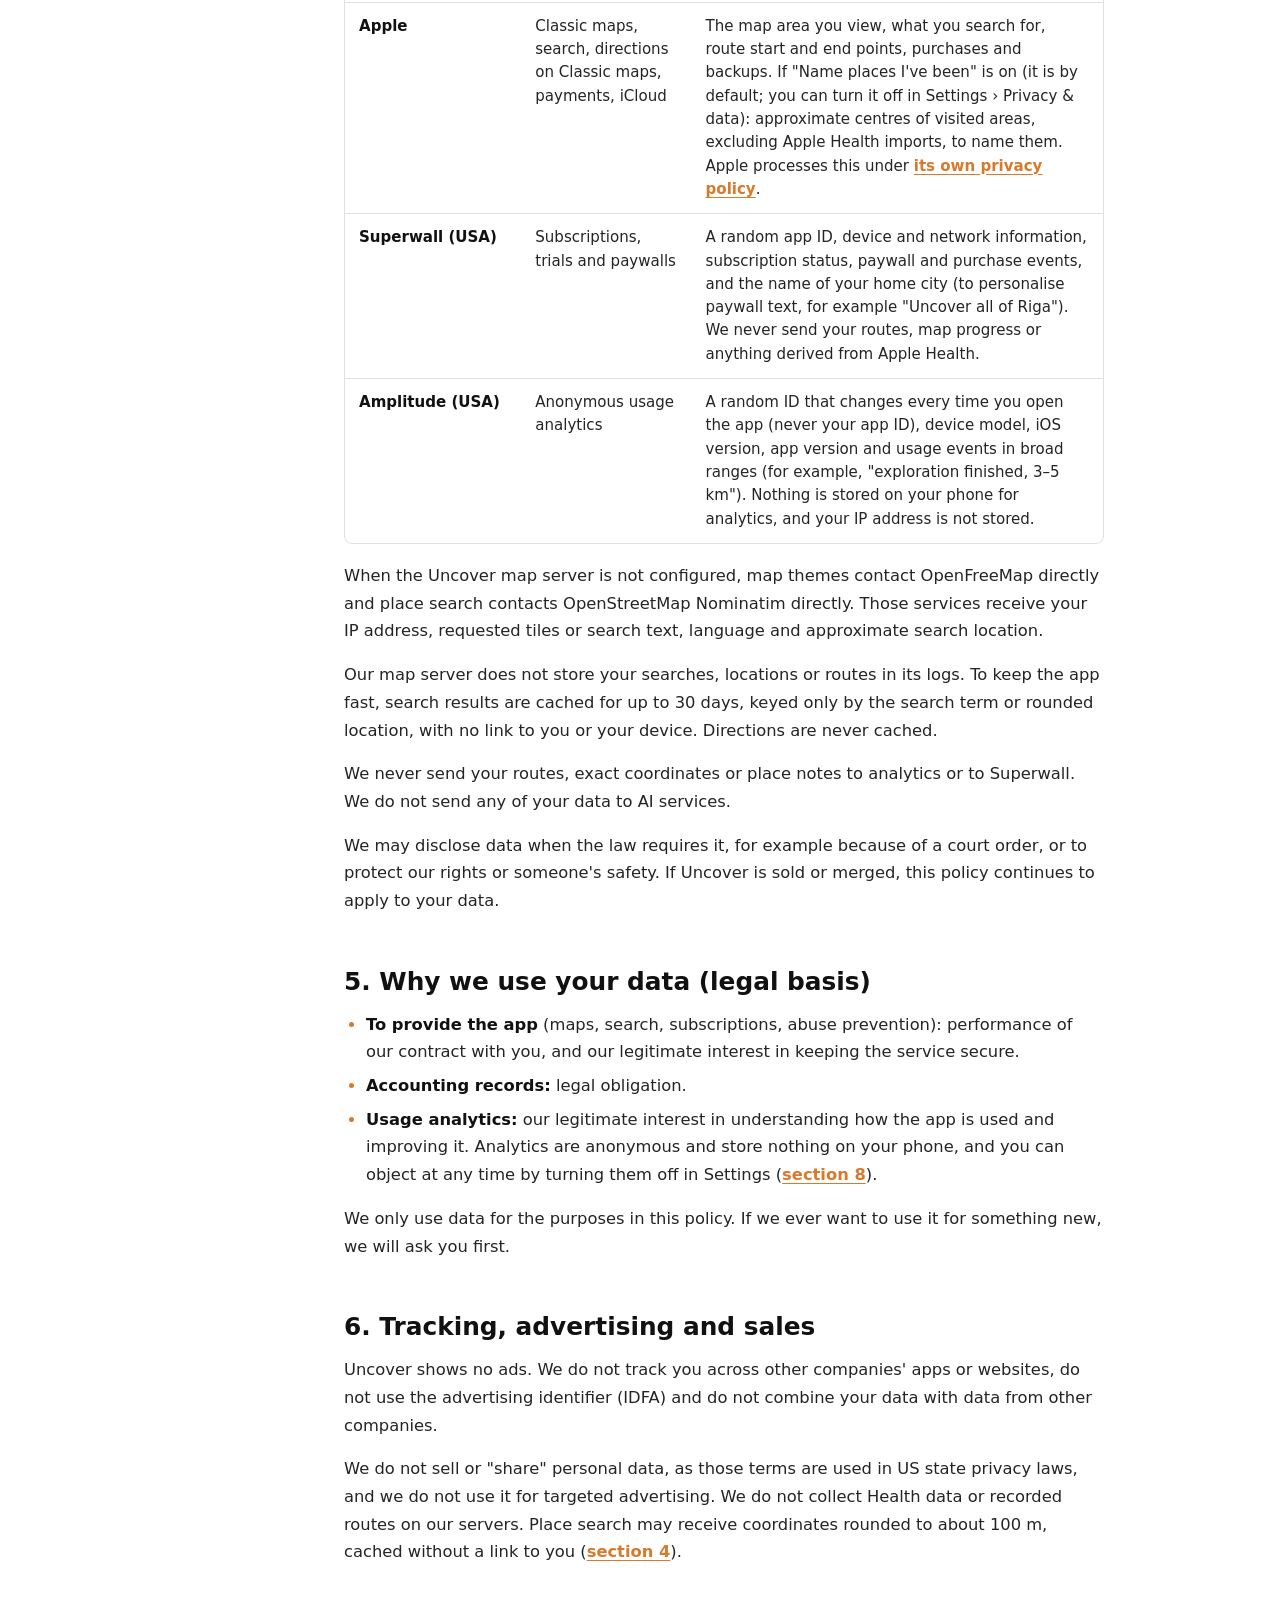
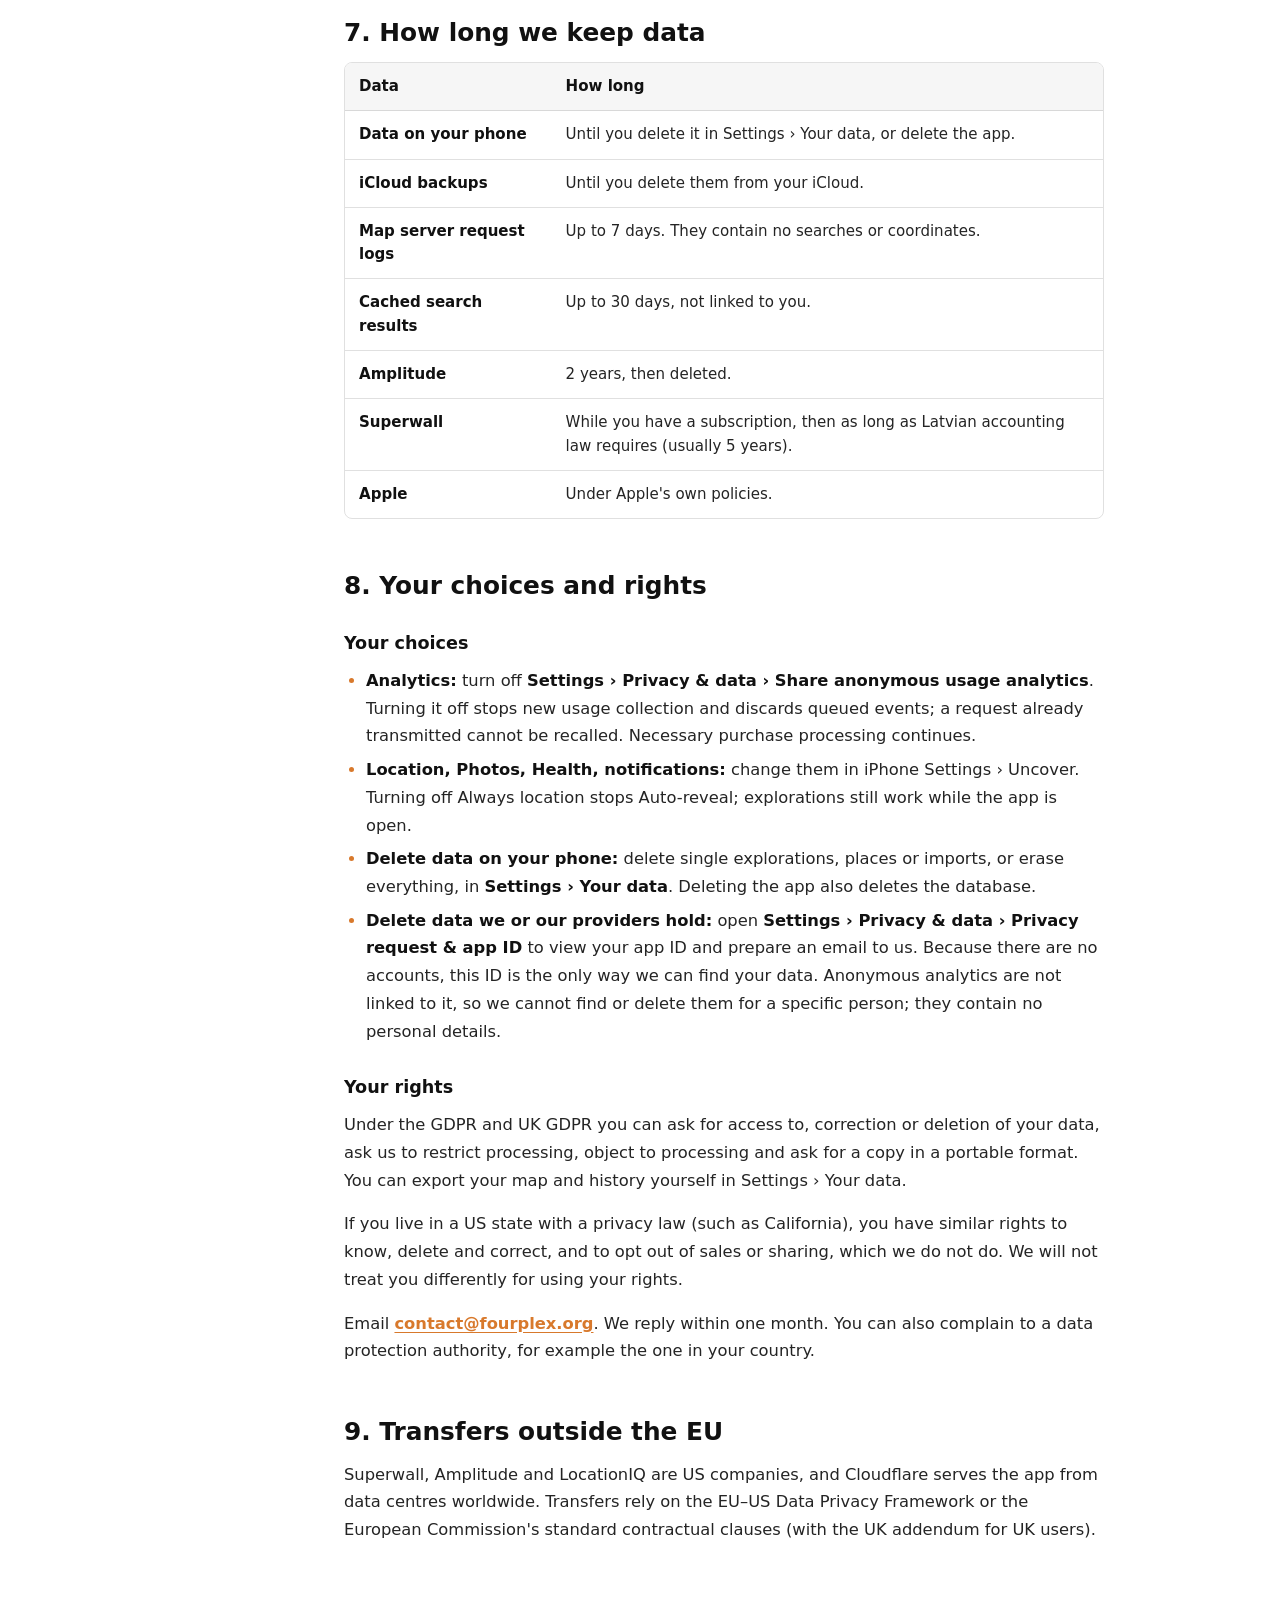
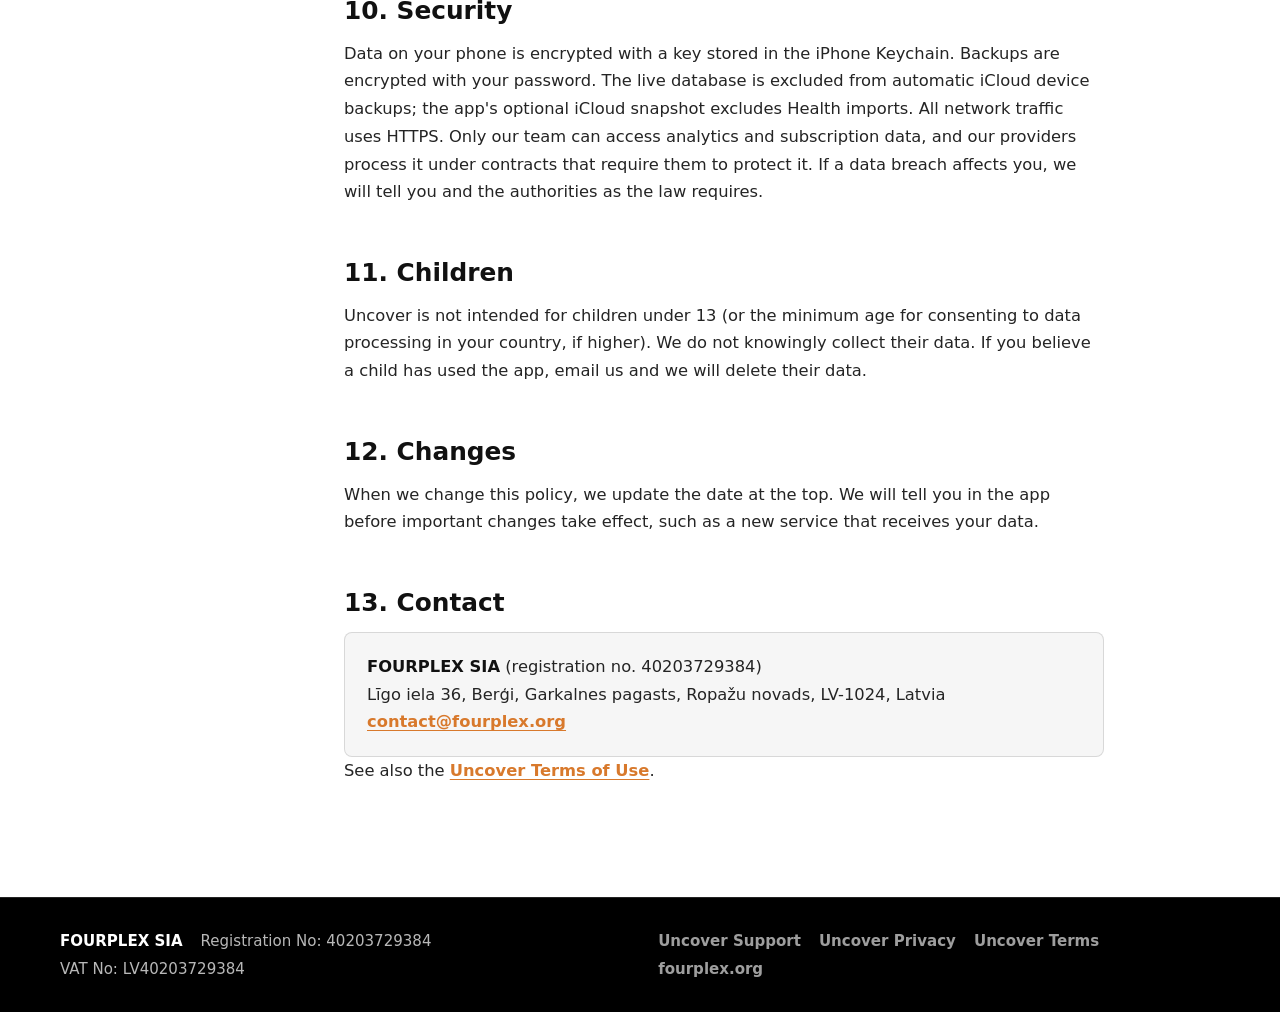
<file: uncover/privacy/index.html>
<!doctype html>
<html lang="en">
<head>
  <meta charset="utf-8">
  <meta name="viewport" content="width=device-width, initial-scale=1">
  <title>Uncover Privacy Policy | FOURPLEX SIA</title>
  <meta name="description" content="How the Uncover app for iPhone handles your data: what stays on your phone, what leaves it, and your rights. Published by FOURPLEX SIA.">
  <meta name="theme-color" content="#000000">
  <link rel="canonical" href="https://fourplex.org/uncover/privacy/">
  <link rel="icon" href="/assets/FOURPLEX_LOGO_WITH_BG.png" type="image/png">
  <link rel="stylesheet" href="/assets/legal.css">
</head>
<body>
  <header class="site-header">
    <div class="container nav-shell">
      <a class="brand" href="/" aria-label="FOURPLEX SIA home">
        <img class="brand-mark" src="/assets/FOURPLEX_LOGO_TRANSPARENT.png" alt="" width="36" height="36">
        <span class="brand-meta">
          <span>FOURPLEX SIA</span>
          <span>Mobile app development</span>
        </span>
      </a>
      <nav class="nav-links" aria-label="Uncover">
        <a href="/uncover/">Uncover</a>
        <a href="/uncover/support/">Support</a>
        <a href="/uncover/privacy/" aria-current="page">Privacy</a>
        <a href="/uncover/terms/">Terms</a>
      </nav>
    </div>
  </header>

  <section class="legal-hero" aria-labelledby="page-title">
    <div class="container">
      <p class="eyebrow">Uncover for iPhone</p>
      <h1 id="page-title">Privacy Policy</h1>
      <p class="meta">Effective date: 8 November 2026</p>
    </div>
  </section>

  <main>
    <div class="container legal-layout">
      <nav class="toc" aria-label="On this page">
        <p>On this page</p>
        <ol>
          <li><a href="#summary">Summary</a></li>
          <li><a href="#on-your-phone">1. What stays on your phone</a></li>
          <li><a href="#apple-health">2. Apple Health data</a></li>
          <li><a href="#backups">3. Backups and exports</a></li>
          <li><a href="#leaves-your-phone">4. What leaves your phone</a></li>
          <li><a href="#legal-basis">5. Legal basis</a></li>
          <li><a href="#tracking">6. Tracking, ads and sales</a></li>
          <li><a href="#retention">7. How long we keep data</a></li>
          <li><a href="#rights">8. Your choices and rights</a></li>
          <li><a href="#transfers">9. Transfers outside the EU</a></li>
          <li><a href="#security">10. Security</a></li>
          <li><a href="#children">11. Children</a></li>
          <li><a href="#changes">12. Changes</a></li>
          <li><a href="#contact">13. Contact</a></li>
        </ol>
      </nav>

      <article class="legal-content">
        <p>This policy explains what data the Uncover app for iPhone uses, where it is stored and who it is shared with. Uncover is published by FOURPLEX SIA, Latvia ("we", "us"; see <a href="#contact">Contact</a>). For the data that reaches us or the services we use, we are the controller under the GDPR and UK GDPR.</p>

        <section class="summary" id="summary" aria-labelledby="summary-title">
          <h2 id="summary-title">Summary</h2>
          <ul>
            <li><strong>No account.</strong> You never give us your name, email or password.</li>
            <li><strong>Your map is stored on your iPhone.</strong> Routes, coverage, places and history are kept in an encrypted database on your phone. Backups and exports leave it only when you choose them.</li>
            <li><strong>We do not receive your recorded routes.</strong> Network features receive what they need, such as a search term, route start and end points, or the map area on screen. You can choose to share exports yourself.</li>
            <li><strong>No ads, no tracking, no data sales.</strong> We do not use the advertising identifier, and we do not sell or share your data for advertising.</li>
            <li><strong>Analytics are anonymous.</strong> Usage statistics use a random ID that changes every time you open the app, so they can't be connected to you or to your earlier sessions. You can turn them off in Settings › Privacy &amp; data.</li>
          </ul>
        </section>

        <h2 id="on-your-phone">1. What stays on your phone</h2>
        <p>This data is kept in an encrypted database on your iPhone. Optional backups, exports and network features are described in <a href="#backups">sections 3</a> and <a href="#leaves-your-phone">4</a>.</p>
        <div class="table-wrap">
          <table>
            <thead>
              <tr><th scope="col">Data</th><th scope="col">What it is</th></tr>
            </thead>
            <tbody>
              <tr><td>Location</td><td>With your permission, your precise location while you explore. If you turn on Auto-reveal, also in the background, using low-power location that pauses when you're still.</td></tr>
              <tr><td>Explorations and routes</td><td>Routes, distances, times, transport mode and the parts of the map you have uncovered.</td></tr>
              <tr><td>Places and areas</td><td>Your home city, tracked cities, neighbourhoods and custom areas, saved spots and notes, saved routes, places visited.</td></tr>
              <tr><td>Photos</td><td>With your permission, the location and date of photos you choose, used to add them to your map. Photos are never uploaded or copied.</td></tr>
              <tr><td>Apple Health</td><td>With your permission, the routes, dates and type of the walking, running and cycling workouts you select. See <a href="#apple-health">section 2</a>.</td></tr>
              <tr><td>Imported files</td><td>GPX files and Google Timeline exports you choose to import. They are processed on your phone.</td></tr>
              <tr><td>Settings</td><td>Your preferences, onboarding answers, home privacy zone and offline map areas.</td></tr>
            </tbody>
          </table>
        </div>
        <p>Every permission is optional. If you say no, the rest of the app keeps working. You can change permissions at any time in iPhone Settings › Uncover.</p>
        <p>Turn-by-turn voice prompts are spoken by your iPhone and are not sent anywhere. Reminders are local notifications created on your phone; we do not send push notifications.</p>

        <h2 id="apple-health">2. Apple Health data</h2>
        <p>Uncover reads routes, dates and activity types from the workouts you select, to draw them on your map. It never writes to Apple Health.</p>
        <p>Health data:</p>
        <ul>
          <li>stays in the encrypted database on your phone;</li>
          <li>is never sent to us, our analytics or our subscription provider;</li>
          <li>is never used for advertising, marketing or analytics, or by any AI service;</li>
          <li>is never sold or automatically sent for place naming. If you export a local backup or share a map yourself, you control its destination.</li>
        </ul>

        <h2 id="backups">3. Backups and exports</h2>
        <p>If you turn on <strong>iCloud Backup</strong>, an encrypted copy of your database is saved in your own iCloud Drive, protected by a password you choose. This is how your map moves to a new iPhone: because the map can contain Apple Health data, it is not part of automatic iPhone backups. iCloud backups never include data imported from Apple Health; after restoring, you can import those workouts again. You can also export a backup file, GPX files or share images yourself. We cannot read your backups. Without the password, a backup cannot be restored. You can delete iCloud backups in iPhone Settings › [your name] › iCloud › Manage Storage.</p>
        <p>Share images mask your home privacy zone when you have configured one, respect hidden areas and omit embedded location metadata. Visible map details can still identify places. What you share, and with whom, is up to you.</p>

        <h2 id="leaves-your-phone">4. What leaves your phone</h2>
        <p>Some features need to contact other services. Each one receives only what it needs.</p>
        <div class="table-wrap">
          <table>
            <thead>
              <tr><th scope="col">Service</th><th scope="col">Why</th><th scope="col">What it receives</th></tr>
            </thead>
            <tbody>
              <tr>
                <td>Uncover map server (run by us on Cloudflare)</td>
                <td>Map themes, offline maps, place search and directions on map themes</td>
                <td>Map tiles for the area on screen or the areas you download. For search: what you type, or your location rounded to about 100 m (for example, for the "You're in" suggestion), and your language. For directions on a map theme: your start and end points and your language; they are not stored. Also your IP address and a random ID that changes every time you open the app, used only to prevent abuse.</td>
              </tr>
              <tr>
                <td>LocationIQ (our place-search and routing provider)</td>
                <td>Place search, city boundaries and directions on map themes</td>
                <td>Search terms, rounded locations and route start and end points passed on by our server. It never receives your IP address or device details.</td>
              </tr>
              <tr>
                <td>Apple</td>
                <td>Classic maps, search, directions on Classic maps, payments, iCloud</td>
                <td>The map area you view, what you search for, route start and end points, purchases and backups. If "Name places I've been" is on (it is by default; you can turn it off in Settings › Privacy &amp; data): approximate centres of visited areas, excluding Apple Health imports, to name them. Apple processes this under <a href="https://www.apple.com/legal/privacy/" rel="noopener noreferrer">its own privacy policy</a>.</td>
              </tr>
              <tr>
                <td>Superwall (USA)</td>
                <td>Subscriptions, trials and paywalls</td>
                <td>A random app ID, device and network information, subscription status, paywall and purchase events, and the name of your home city (to personalise paywall text, for example "Uncover all of Riga"). We never send your routes, map progress or anything derived from Apple Health.</td>
              </tr>
              <tr>
                <td>Amplitude (USA)</td>
                <td>Anonymous usage analytics</td>
                <td>A random ID that changes every time you open the app (never your app ID), device model, iOS version, app version and usage events in broad ranges (for example, "exploration finished, 3–5 km"). Nothing is stored on your phone for analytics, and your IP address is not stored.</td>
              </tr>
            </tbody>
          </table>
        </div>
        <p>When the Uncover map server is not configured, map themes contact OpenFreeMap directly and place search contacts OpenStreetMap Nominatim directly. Those services receive your IP address, requested tiles or search text, language and approximate search location.</p>
        <p>Our map server does not store your searches, locations or routes in its logs. To keep the app fast, search results are cached for up to 30 days, keyed only by the search term or rounded location, with no link to you or your device. Directions are never cached.</p>
        <p>We never send your routes, exact coordinates or place notes to analytics or to Superwall. We do not send any of your data to AI services.</p>
        <p>We may disclose data when the law requires it, for example because of a court order, or to protect our rights or someone's safety. If Uncover is sold or merged, this policy continues to apply to your data.</p>

        <h2 id="legal-basis">5. Why we use your data (legal basis)</h2>
        <ul>
          <li><strong>To provide the app</strong> (maps, search, subscriptions, abuse prevention): performance of our contract with you, and our legitimate interest in keeping the service secure.</li>
          <li><strong>Accounting records:</strong> legal obligation.</li>
          <li><strong>Usage analytics:</strong> our legitimate interest in understanding how the app is used and improving it. Analytics are anonymous and store nothing on your phone, and you can object at any time by turning them off in Settings (<a href="#rights">section 8</a>).</li>
        </ul>
        <p>We only use data for the purposes in this policy. If we ever want to use it for something new, we will ask you first.</p>

        <h2 id="tracking">6. Tracking, advertising and sales</h2>
        <p>Uncover shows no ads. We do not track you across other companies' apps or websites, do not use the advertising identifier (IDFA) and do not combine your data with data from other companies.</p>
        <p>We do not sell or "share" personal data, as those terms are used in US state privacy laws, and we do not use it for targeted advertising. We do not collect Health data or recorded routes on our servers. Place search may receive coordinates rounded to about 100 m, cached without a link to you (<a href="#leaves-your-phone">section 4</a>).</p>

        <h2 id="retention">7. How long we keep data</h2>
        <div class="table-wrap">
          <table>
            <thead>
              <tr><th scope="col">Data</th><th scope="col">How long</th></tr>
            </thead>
            <tbody>
              <tr><td>Data on your phone</td><td>Until you delete it in Settings › Your data, or delete the app.</td></tr>
              <tr><td>iCloud backups</td><td>Until you delete them from your iCloud.</td></tr>
              <tr><td>Map server request logs</td><td>Up to 7 days. They contain no searches or coordinates.</td></tr>
              <tr><td>Cached search results</td><td>Up to 30 days, not linked to you.</td></tr>
              <tr><td>Amplitude</td><td>2 years, then deleted.</td></tr>
              <tr><td>Superwall</td><td>While you have a subscription, then as long as Latvian accounting law requires (usually 5 years).</td></tr>
              <tr><td>Apple</td><td>Under Apple's own policies.</td></tr>
            </tbody>
          </table>
        </div>

        <h2 id="rights">8. Your choices and rights</h2>
        <h3>Your choices</h3>
        <ul>
          <li><strong>Analytics:</strong> turn off <strong>Settings › Privacy &amp; data › Share anonymous usage analytics</strong>. Turning it off stops new usage collection and discards queued events; a request already transmitted cannot be recalled. Necessary purchase processing continues.</li>
          <li><strong>Location, Photos, Health, notifications:</strong> change them in iPhone Settings › Uncover. Turning off Always location stops Auto-reveal; explorations still work while the app is open.</li>
          <li><strong>Delete data on your phone:</strong> delete single explorations, places or imports, or erase everything, in <strong>Settings › Your data</strong>. Deleting the app also deletes the database.</li>
          <li><strong>Delete data we or our providers hold:</strong> open <strong>Settings › Privacy &amp; data › Privacy request &amp; app ID</strong> to view your app ID and prepare an email to us. Because there are no accounts, this ID is the only way we can find your data. Anonymous analytics are not linked to it, so we cannot find or delete them for a specific person; they contain no personal details.</li>
        </ul>
        <h3>Your rights</h3>
        <p>Under the GDPR and UK GDPR you can ask for access to, correction or deletion of your data, ask us to restrict processing, object to processing and ask for a copy in a portable format. You can export your map and history yourself in Settings › Your data.</p>
        <p>If you live in a US state with a privacy law (such as California), you have similar rights to know, delete and correct, and to opt out of sales or sharing, which we do not do. We will not treat you differently for using your rights.</p>
        <p>Email <a href="mailto:contact@fourplex.org">contact@fourplex.org</a>. We reply within one month. You can also complain to a data protection authority, for example the one in your country.</p>

        <h2 id="transfers">9. Transfers outside the EU</h2>
        <p>Superwall, Amplitude and LocationIQ are US companies, and Cloudflare serves the app from data centres worldwide. Transfers rely on the EU–US Data Privacy Framework or the European Commission's standard contractual clauses (with the UK addendum for UK users).</p>

        <h2 id="security">10. Security</h2>
        <p>Data on your phone is encrypted with a key stored in the iPhone Keychain. Backups are encrypted with your password. The live database is excluded from automatic iCloud device backups; the app's optional iCloud snapshot excludes Health imports. All network traffic uses HTTPS. Only our team can access analytics and subscription data, and our providers process it under contracts that require them to protect it. If a data breach affects you, we will tell you and the authorities as the law requires.</p>

        <h2 id="children">11. Children</h2>
        <p>Uncover is not intended for children under 13 (or the minimum age for consenting to data processing in your country, if higher). We do not knowingly collect their data. If you believe a child has used the app, email us and we will delete their data.</p>

        <h2 id="changes">12. Changes</h2>
        <p>When we change this policy, we update the date at the top. We will tell you in the app before important changes take effect, such as a new service that receives your data.</p>

        <h2 id="contact">13. Contact</h2>
        <div class="contact-block">
          <p><strong>FOURPLEX SIA</strong> (registration no. 40203729384)</p>
          <p>Līgo iela 36, Berģi, Garkalnes pagasts, Ropažu novads, LV-1024, Latvia</p>
          <p><a href="mailto:contact@fourplex.org">contact@fourplex.org</a></p>
        </div>
        <p class="see-also">See also the <a href="/uncover/terms/">Uncover Terms of Use</a>.</p>
      </article>
    </div>
  </main>

  <footer class="site-footer">
    <div class="container footer-inner">
      <div class="legal" aria-label="FOURPLEX SIA legal details">
        <strong>FOURPLEX SIA</strong>
        <span>Registration No: 40203729384</span>
        <span>VAT No: LV40203729384</span>
      </div>
      <nav class="footer-links" aria-label="Footer">
        <a href="/uncover/support/">Uncover Support</a>
        <a href="/uncover/privacy/">Uncover Privacy</a>
        <a href="/uncover/terms/">Uncover Terms</a>
        <a href="/">fourplex.org</a>
      </nav>
    </div>
  </footer>
</body>
</html>
</file>
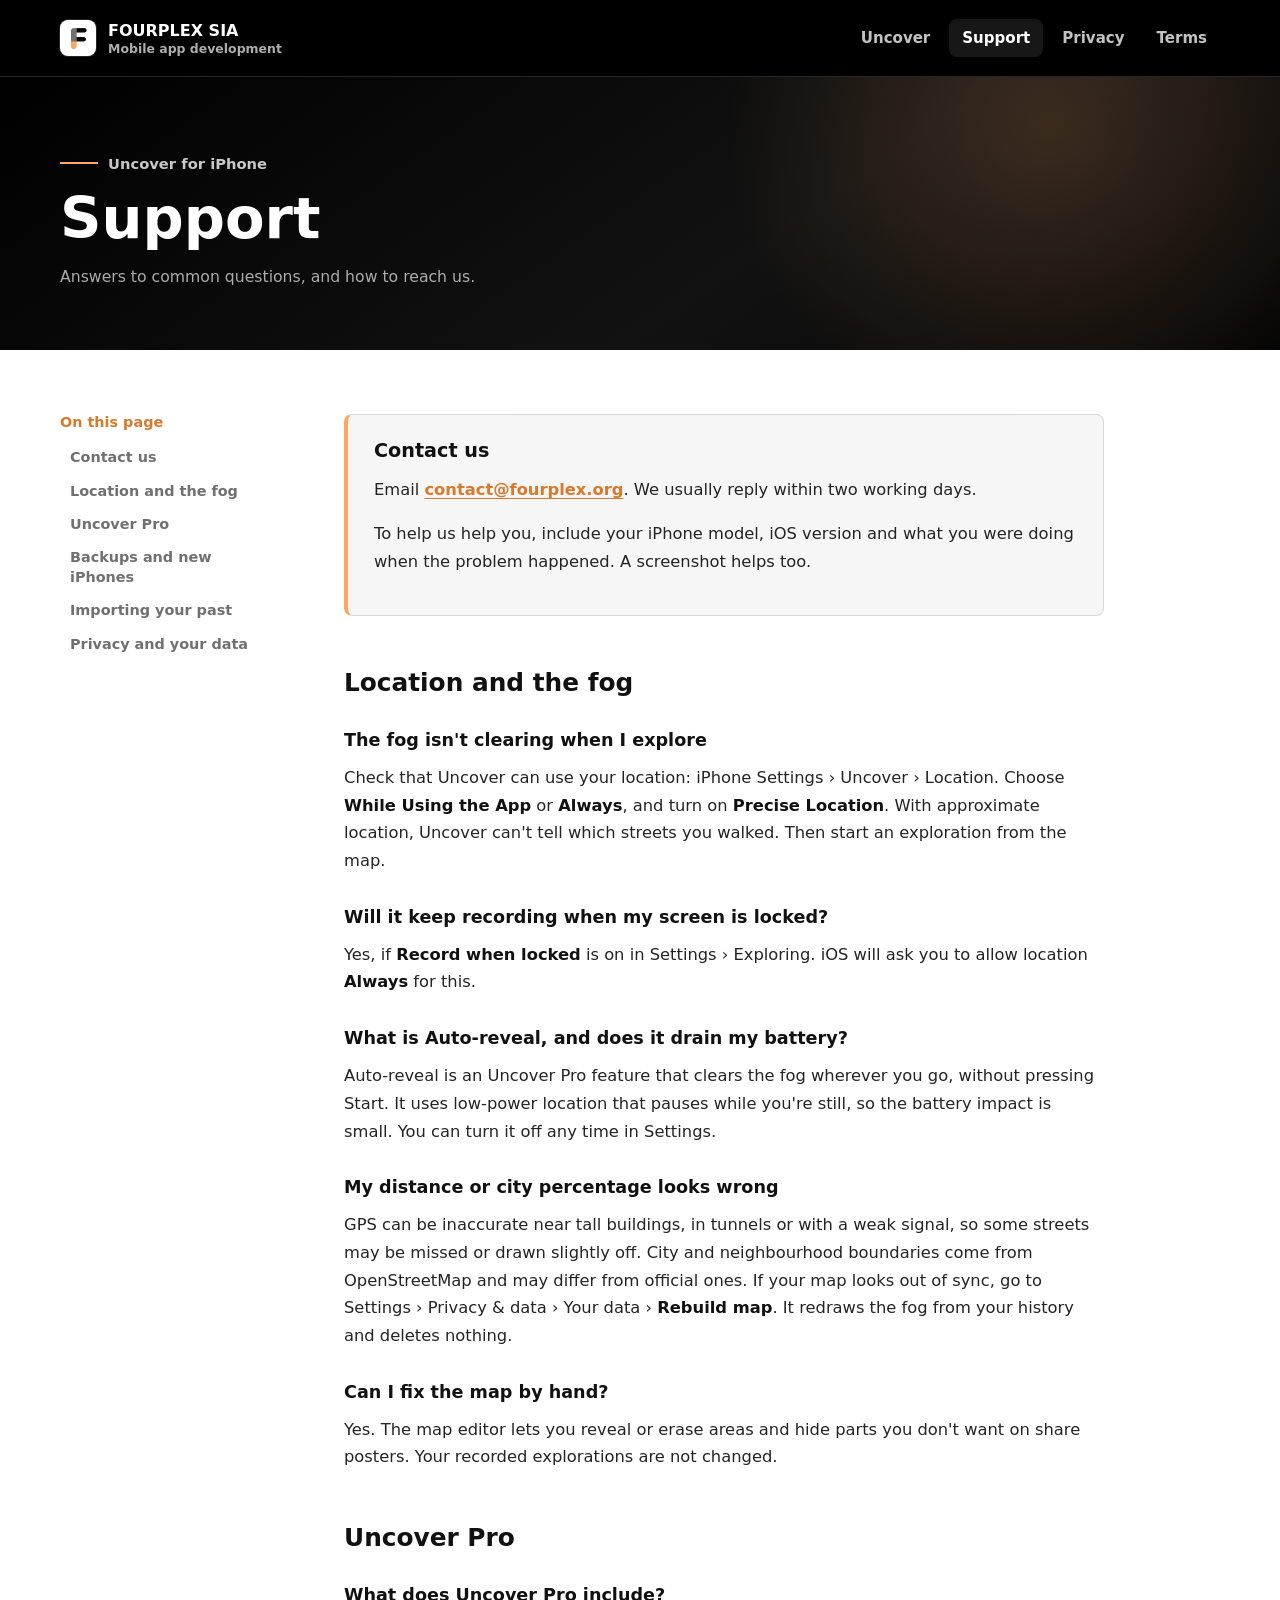
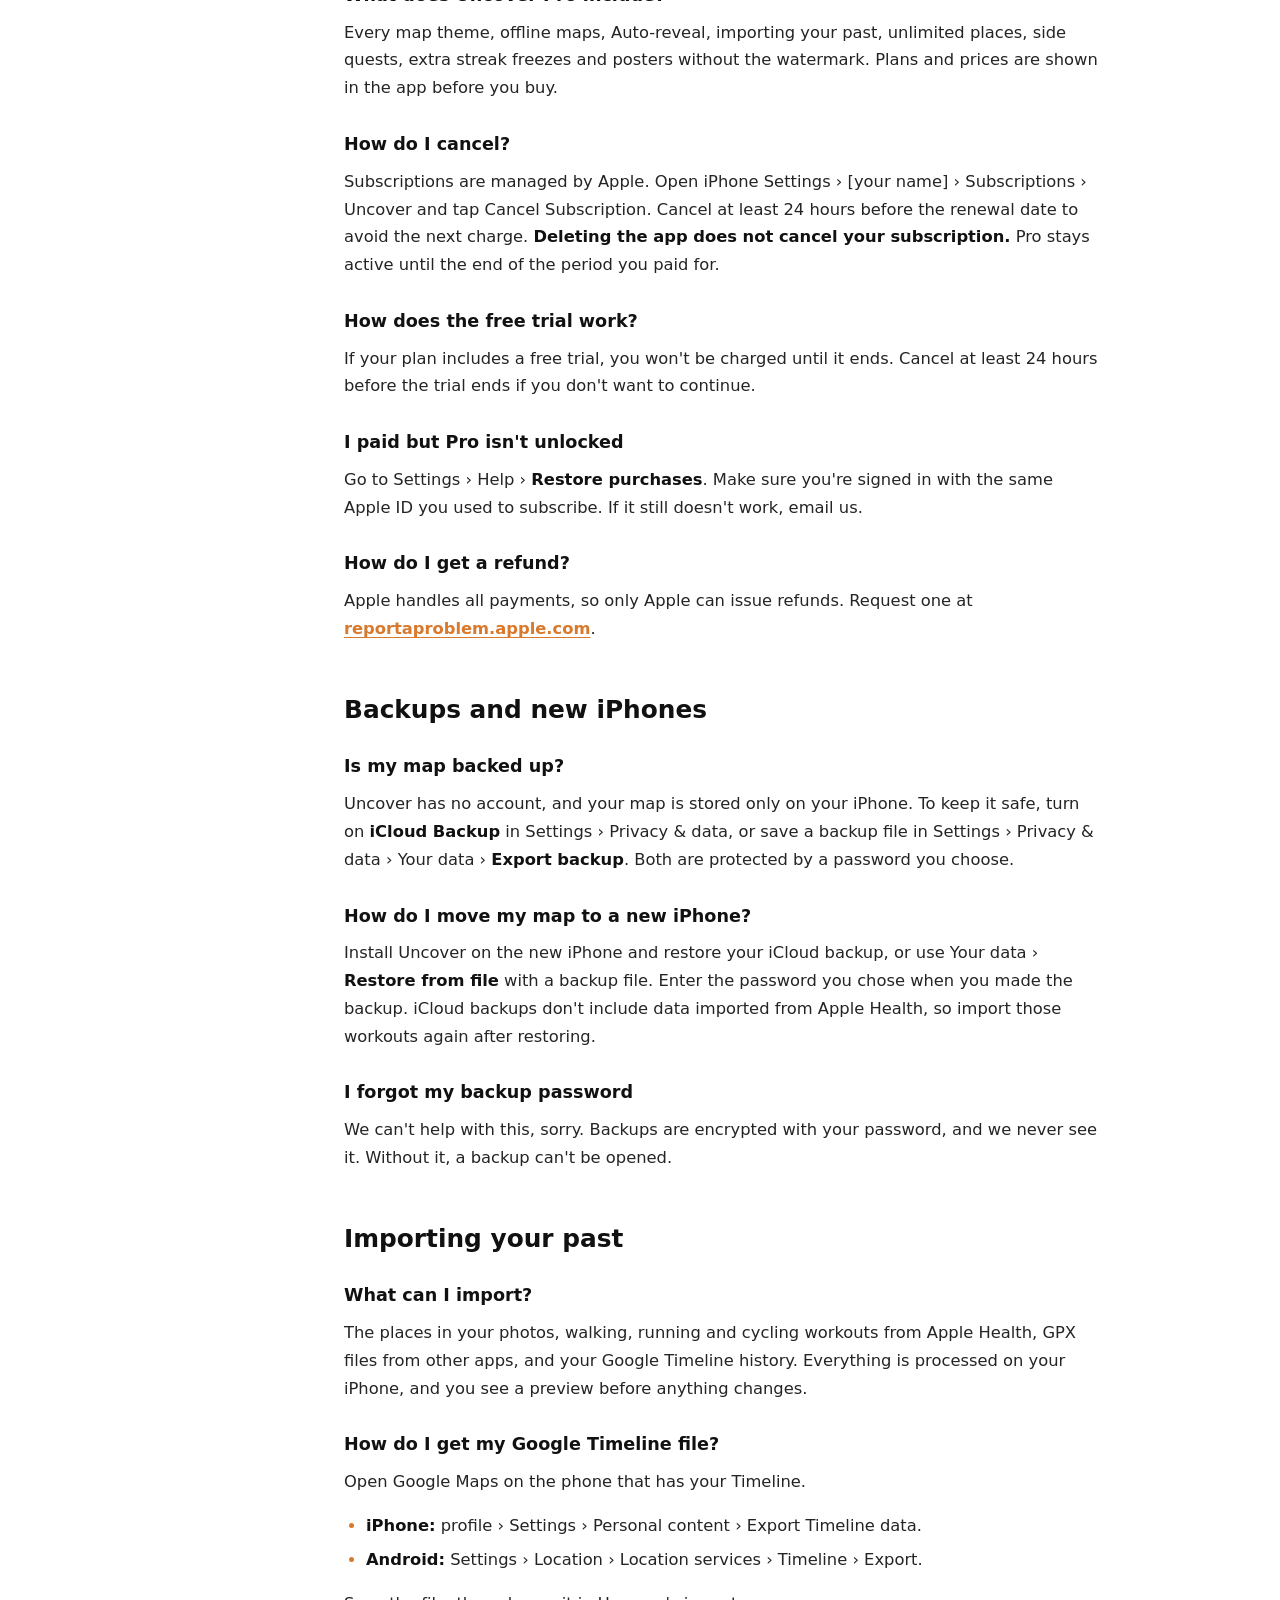
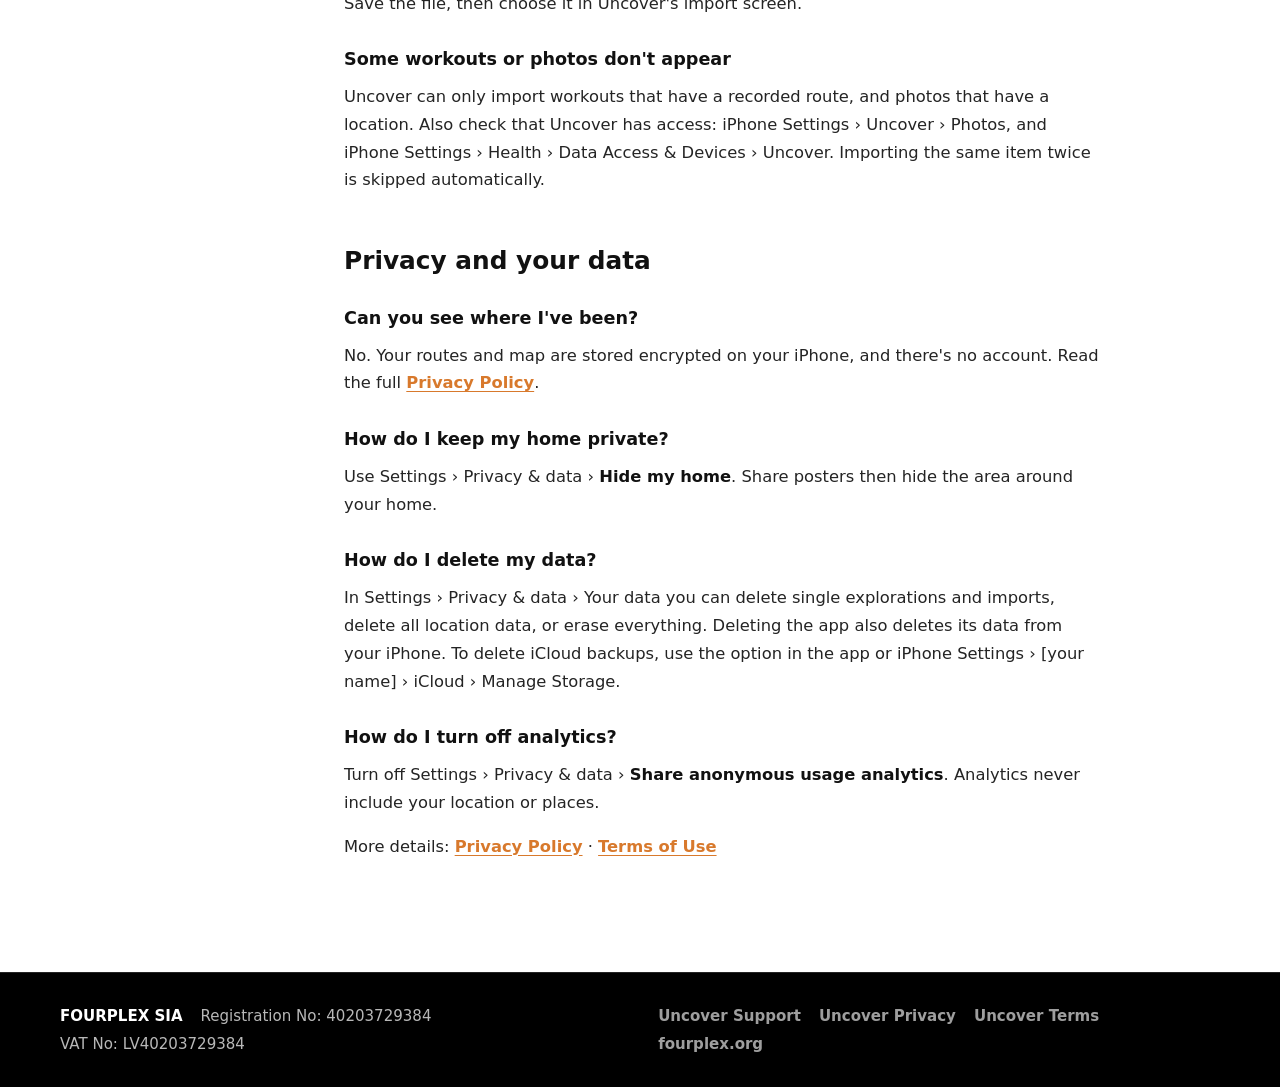
<file: uncover/support/index.html>
<!doctype html>
<html lang="en">
<head>
  <meta charset="utf-8">
  <meta name="viewport" content="width=device-width, initial-scale=1">
  <title>Uncover Support | FOURPLEX SIA</title>
  <meta name="description" content="Help for the Uncover app for iPhone: location and fog, Uncover Pro subscriptions, backups, imports and your data. Contact FOURPLEX SIA support.">
  <meta name="theme-color" content="#000000">
  <link rel="canonical" href="https://fourplex.org/uncover/support/">
  <link rel="icon" href="/assets/FOURPLEX_LOGO_WITH_BG.png" type="image/png">
  <link rel="stylesheet" href="/assets/legal.css">
</head>
<body>
  <header class="site-header">
    <div class="container nav-shell">
      <a class="brand" href="/" aria-label="FOURPLEX SIA home">
        <img class="brand-mark" src="/assets/FOURPLEX_LOGO_TRANSPARENT.png" alt="" width="36" height="36">
        <span class="brand-meta">
          <span>FOURPLEX SIA</span>
          <span>Mobile app development</span>
        </span>
      </a>
      <nav class="nav-links" aria-label="Uncover">
        <a href="/uncover/">Uncover</a>
        <a href="/uncover/support/" aria-current="page">Support</a>
        <a href="/uncover/privacy/">Privacy</a>
        <a href="/uncover/terms/">Terms</a>
      </nav>
    </div>
  </header>

  <section class="legal-hero" aria-labelledby="page-title">
    <div class="container">
      <p class="eyebrow">Uncover for iPhone</p>
      <h1 id="page-title">Support</h1>
      <p class="meta">Answers to common questions, and how to reach us.</p>
    </div>
  </section>

  <main>
    <div class="container legal-layout">
      <nav class="toc" aria-label="On this page">
        <p>On this page</p>
        <ol>
          <li><a href="#contact">Contact us</a></li>
          <li><a href="#exploring">Location and the fog</a></li>
          <li><a href="#pro">Uncover Pro</a></li>
          <li><a href="#backups">Backups and new iPhones</a></li>
          <li><a href="#imports">Importing your past</a></li>
          <li><a href="#data">Privacy and your data</a></li>
        </ol>
      </nav>

      <article class="legal-content">
        <section class="summary" id="contact" aria-labelledby="contact-title">
          <h2 id="contact-title">Contact us</h2>
          <p>Email <a href="mailto:contact@fourplex.org?subject=Uncover%20support">contact@fourplex.org</a>. We usually reply within two working days.</p>
          <p>To help us help you, include your iPhone model, iOS version and what you were doing when the problem happened. A screenshot helps too.</p>
        </section>

        <h2 id="exploring">Location and the fog</h2>

        <h3>The fog isn't clearing when I explore</h3>
        <p>Check that Uncover can use your location: iPhone Settings › Uncover › Location. Choose <strong>While Using the App</strong> or <strong>Always</strong>, and turn on <strong>Precise Location</strong>. With approximate location, Uncover can't tell which streets you walked. Then start an exploration from the map.</p>

        <h3>Will it keep recording when my screen is locked?</h3>
        <p>Yes, if <strong>Record when locked</strong> is on in Settings › Exploring. iOS will ask you to allow location <strong>Always</strong> for this.</p>

        <h3>What is Auto-reveal, and does it drain my battery?</h3>
        <p>Auto-reveal is an Uncover Pro feature that clears the fog wherever you go, without pressing Start. It uses low-power location that pauses while you're still, so the battery impact is small. You can turn it off any time in Settings.</p>

        <h3>My distance or city percentage looks wrong</h3>
        <p>GPS can be inaccurate near tall buildings, in tunnels or with a weak signal, so some streets may be missed or drawn slightly off. City and neighbourhood boundaries come from OpenStreetMap and may differ from official ones. If your map looks out of sync, go to Settings › Privacy &amp; data › Your data › <strong>Rebuild map</strong>. It redraws the fog from your history and deletes nothing.</p>

        <h3>Can I fix the map by hand?</h3>
        <p>Yes. The map editor lets you reveal or erase areas and hide parts you don't want on share posters. Your recorded explorations are not changed.</p>

        <h2 id="pro">Uncover Pro</h2>

        <h3>What does Uncover Pro include?</h3>
        <p>Every map theme, offline maps, Auto-reveal, importing your past, unlimited places, side quests, extra streak freezes and posters without the watermark. Plans and prices are shown in the app before you buy.</p>

        <h3>How do I cancel?</h3>
        <p>Subscriptions are managed by Apple. Open iPhone Settings › [your name] › Subscriptions › Uncover and tap Cancel Subscription. Cancel at least 24 hours before the renewal date to avoid the next charge. <strong>Deleting the app does not cancel your subscription.</strong> Pro stays active until the end of the period you paid for.</p>

        <h3>How does the free trial work?</h3>
        <p>If your plan includes a free trial, you won't be charged until it ends. Cancel at least 24 hours before the trial ends if you don't want to continue.</p>

        <h3>I paid but Pro isn't unlocked</h3>
        <p>Go to Settings › Help › <strong>Restore purchases</strong>. Make sure you're signed in with the same Apple ID you used to subscribe. If it still doesn't work, email us.</p>

        <h3>How do I get a refund?</h3>
        <p>Apple handles all payments, so only Apple can issue refunds. Request one at <a href="https://reportaproblem.apple.com" rel="noopener noreferrer">reportaproblem.apple.com</a>.</p>

        <h2 id="backups">Backups and new iPhones</h2>

        <h3>Is my map backed up?</h3>
        <p>Uncover has no account, and your map is stored only on your iPhone. To keep it safe, turn on <strong>iCloud Backup</strong> in Settings › Privacy &amp; data, or save a backup file in Settings › Privacy &amp; data › Your data › <strong>Export backup</strong>. Both are protected by a password you choose.</p>

        <h3>How do I move my map to a new iPhone?</h3>
        <p>Install Uncover on the new iPhone and restore your iCloud backup, or use Your data › <strong>Restore from file</strong> with a backup file. Enter the password you chose when you made the backup. iCloud backups don't include data imported from Apple Health, so import those workouts again after restoring.</p>

        <h3>I forgot my backup password</h3>
        <p>We can't help with this, sorry. Backups are encrypted with your password, and we never see it. Without it, a backup can't be opened.</p>

        <h2 id="imports">Importing your past</h2>

        <h3>What can I import?</h3>
        <p>The places in your photos, walking, running and cycling workouts from Apple Health, GPX files from other apps, and your Google Timeline history. Everything is processed on your iPhone, and you see a preview before anything changes.</p>

        <h3>How do I get my Google Timeline file?</h3>
        <p>Open Google Maps on the phone that has your Timeline.</p>
        <ul>
          <li><strong>iPhone:</strong> profile › Settings › Personal content › Export Timeline data.</li>
          <li><strong>Android:</strong> Settings › Location › Location services › Timeline › Export.</li>
        </ul>
        <p>Save the file, then choose it in Uncover's import screen.</p>

        <h3>Some workouts or photos don't appear</h3>
        <p>Uncover can only import workouts that have a recorded route, and photos that have a location. Also check that Uncover has access: iPhone Settings › Uncover › Photos, and iPhone Settings › Health › Data Access &amp; Devices › Uncover. Importing the same item twice is skipped automatically.</p>

        <h2 id="data">Privacy and your data</h2>

        <h3>Can you see where I've been?</h3>
        <p>No. Your routes and map are stored encrypted on your iPhone, and there's no account. Read the full <a href="/uncover/privacy/">Privacy Policy</a>.</p>

        <h3>How do I keep my home private?</h3>
        <p>Use Settings › Privacy &amp; data › <strong>Hide my home</strong>. Share posters then hide the area around your home.</p>

        <h3>How do I delete my data?</h3>
        <p>In Settings › Privacy &amp; data › Your data you can delete single explorations and imports, delete all location data, or erase everything. Deleting the app also deletes its data from your iPhone. To delete iCloud backups, use the option in the app or iPhone Settings › [your name] › iCloud › Manage Storage.</p>

        <h3>How do I turn off analytics?</h3>
        <p>Turn off Settings › Privacy &amp; data › <strong>Share anonymous usage analytics</strong>. Analytics never include your location or places.</p>

        <p class="see-also">More details: <a href="/uncover/privacy/">Privacy Policy</a> · <a href="/uncover/terms/">Terms of Use</a></p>
      </article>
    </div>
  </main>

  <footer class="site-footer">
    <div class="container footer-inner">
      <div class="legal" aria-label="FOURPLEX SIA legal details">
        <strong>FOURPLEX SIA</strong>
        <span>Registration No: 40203729384</span>
        <span>VAT No: LV40203729384</span>
      </div>
      <nav class="footer-links" aria-label="Footer">
        <a href="/uncover/support/">Uncover Support</a>
        <a href="/uncover/privacy/">Uncover Privacy</a>
        <a href="/uncover/terms/">Uncover Terms</a>
        <a href="/">fourplex.org</a>
      </nav>
    </div>
  </footer>
</body>
</html>
</file>
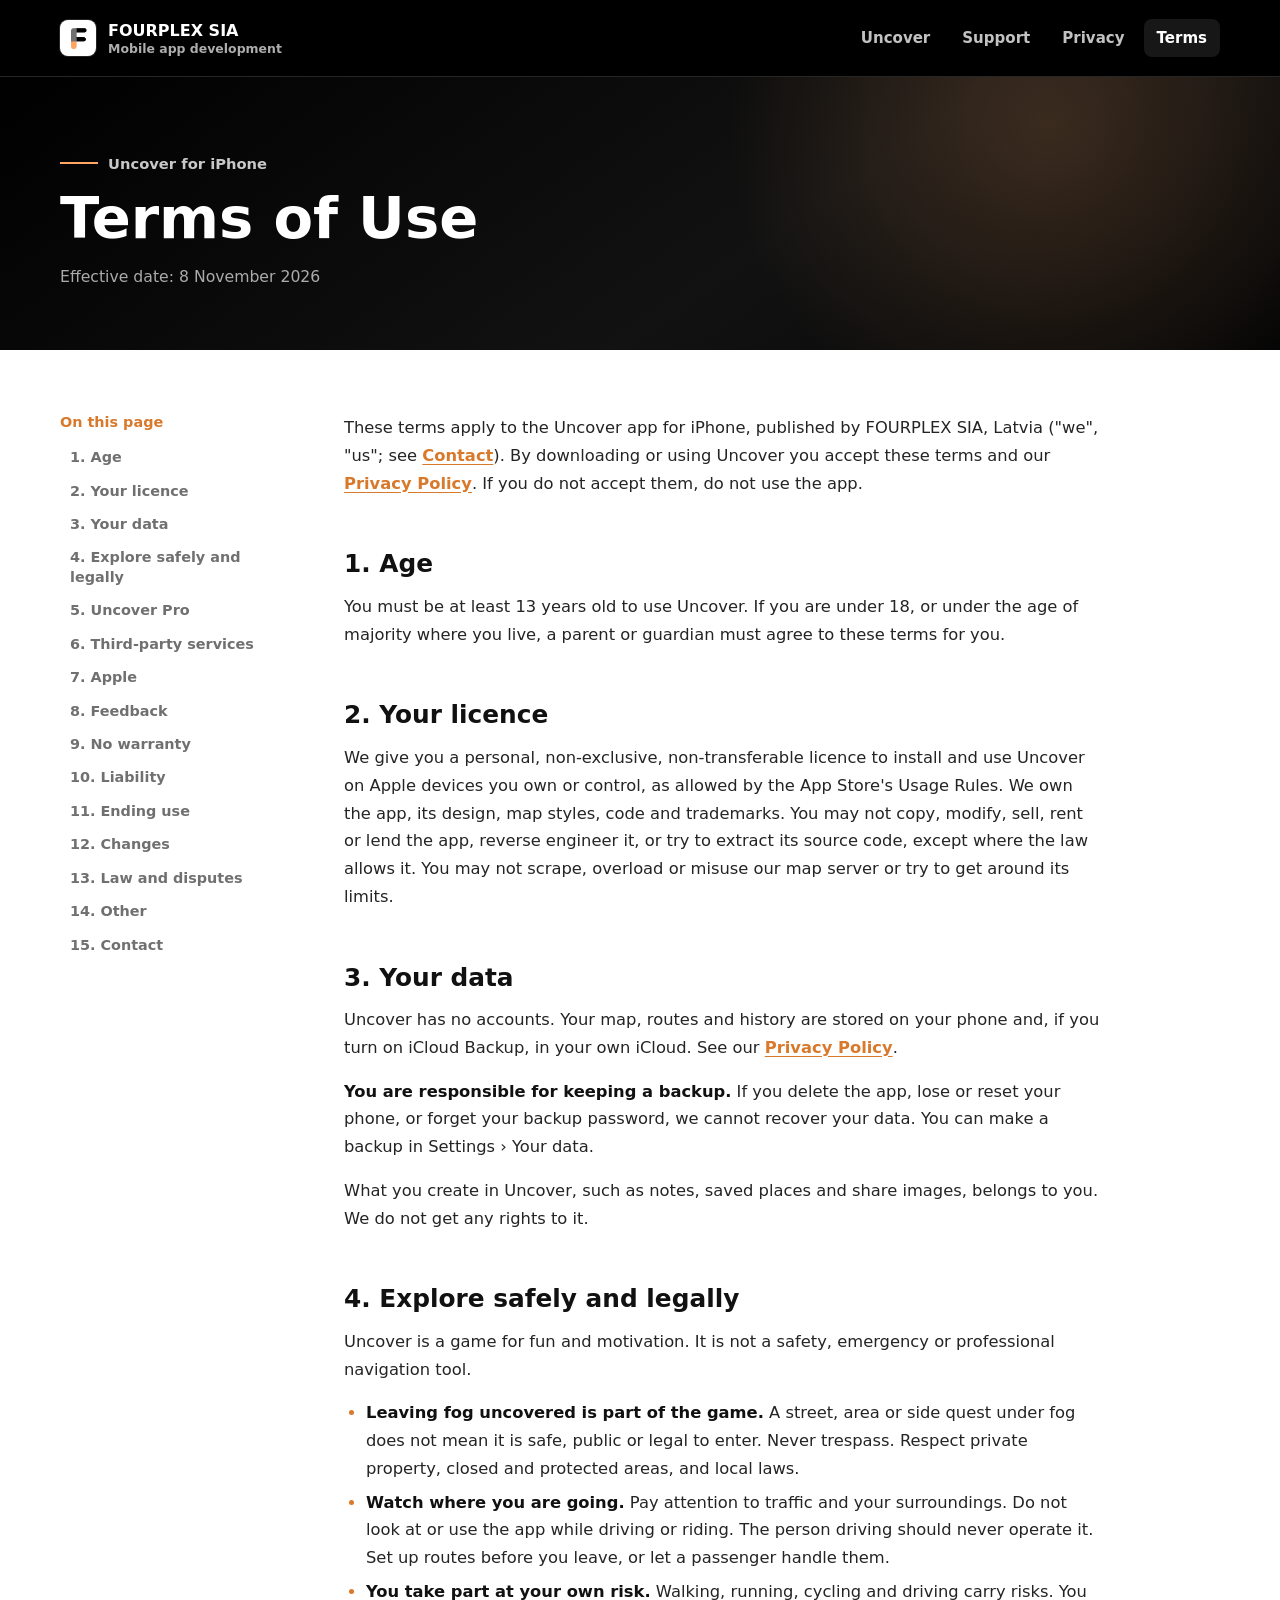
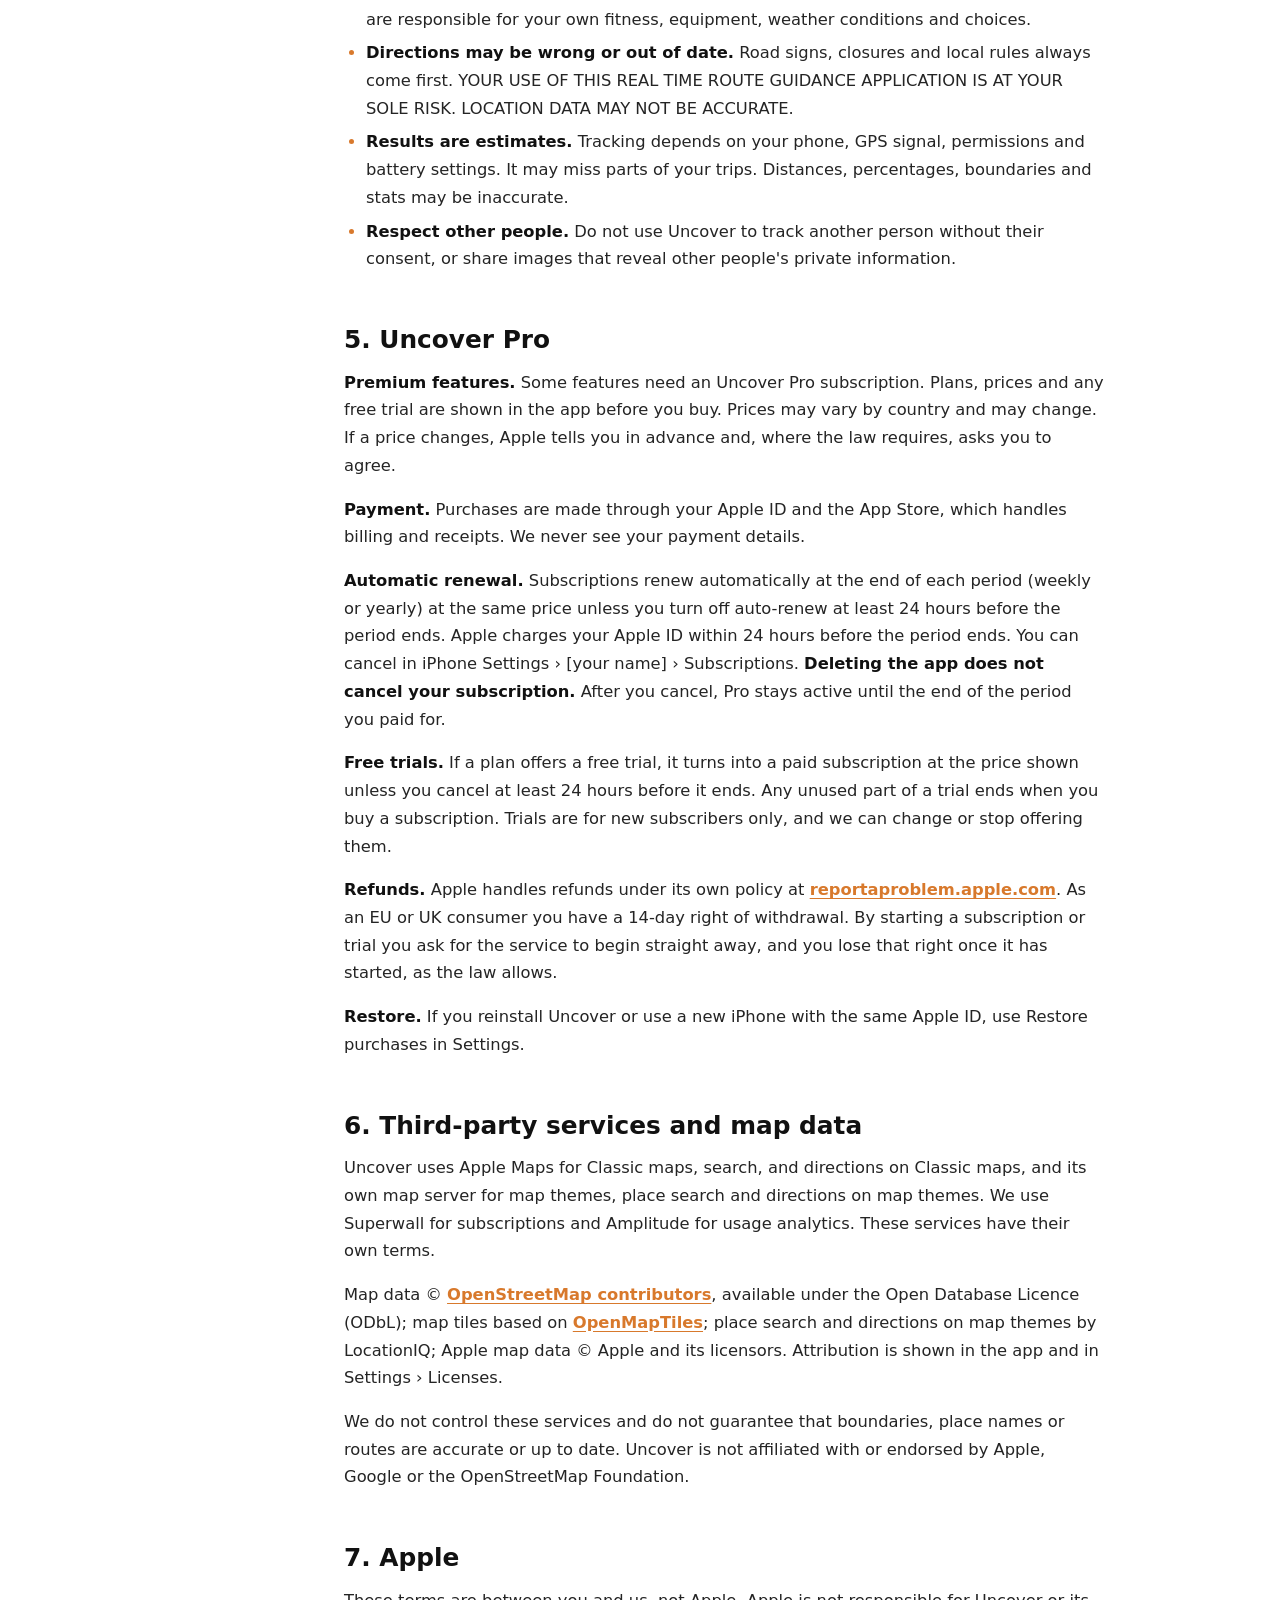
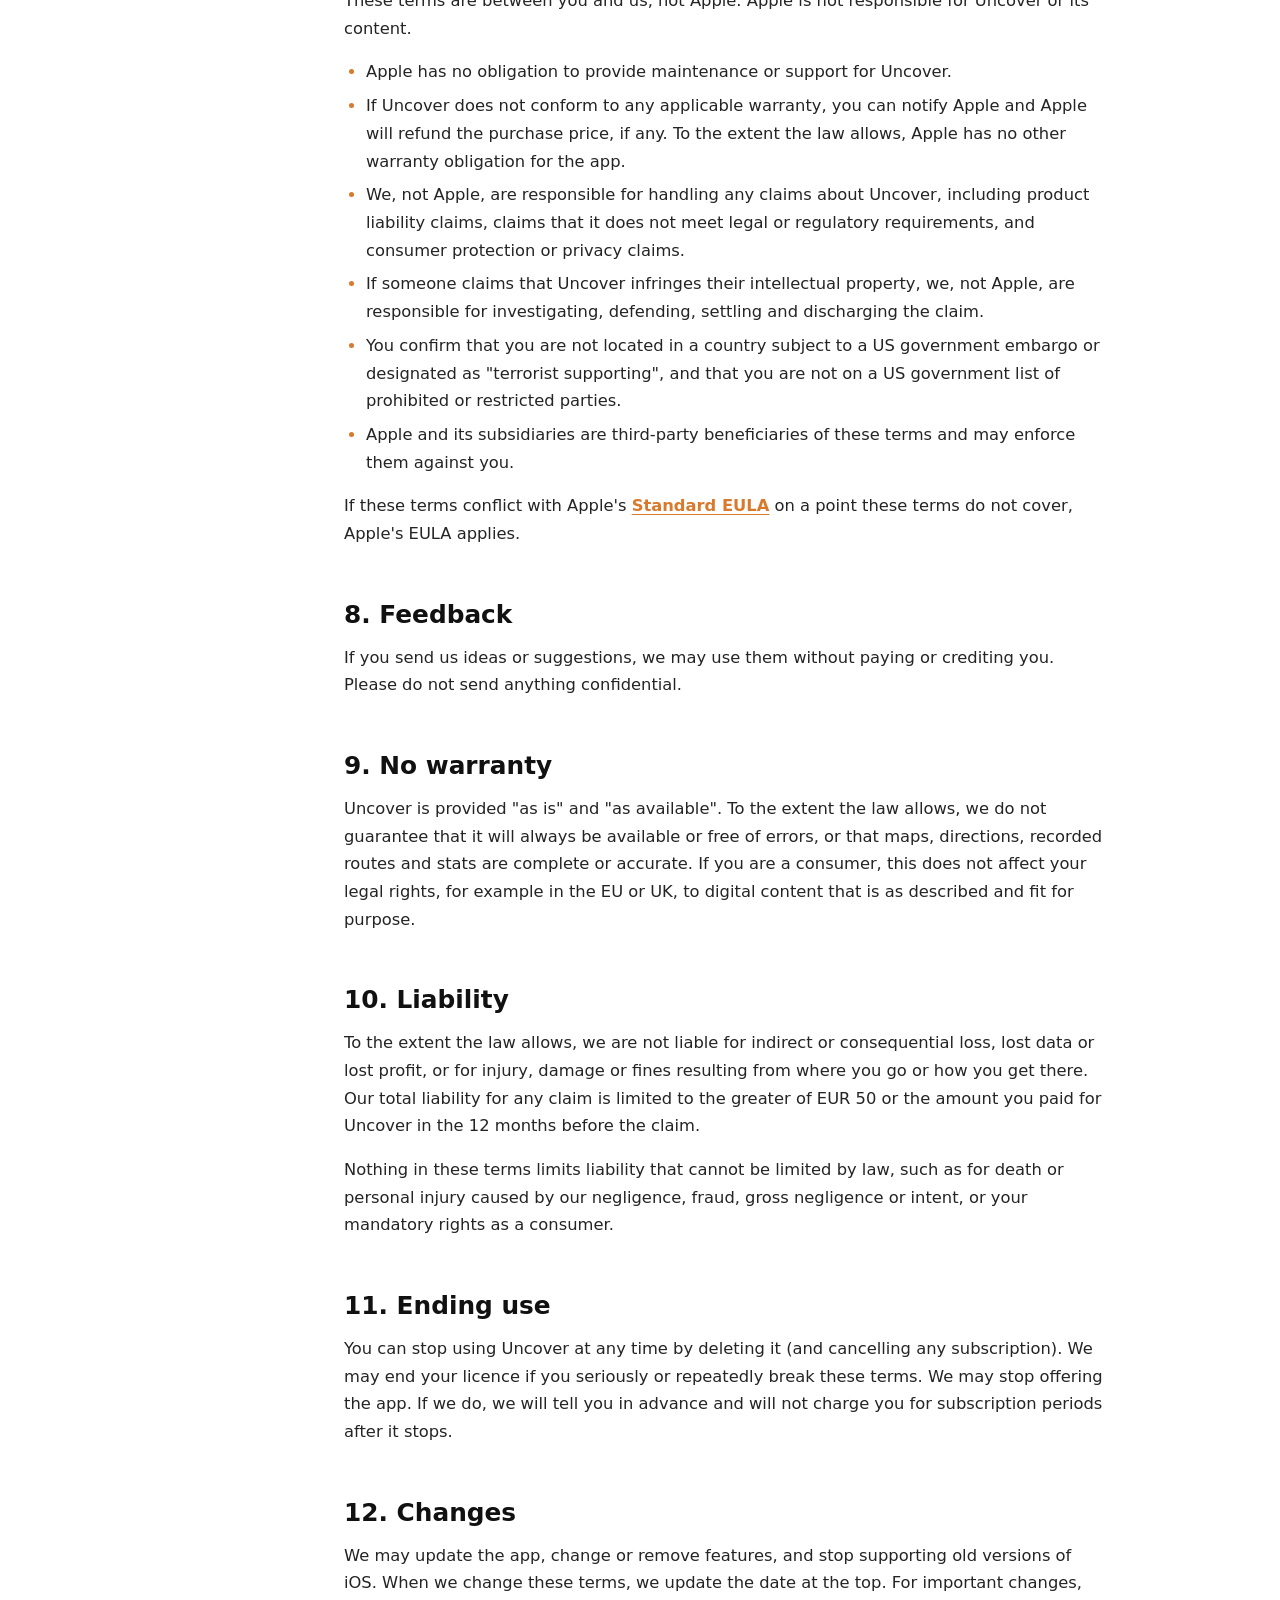
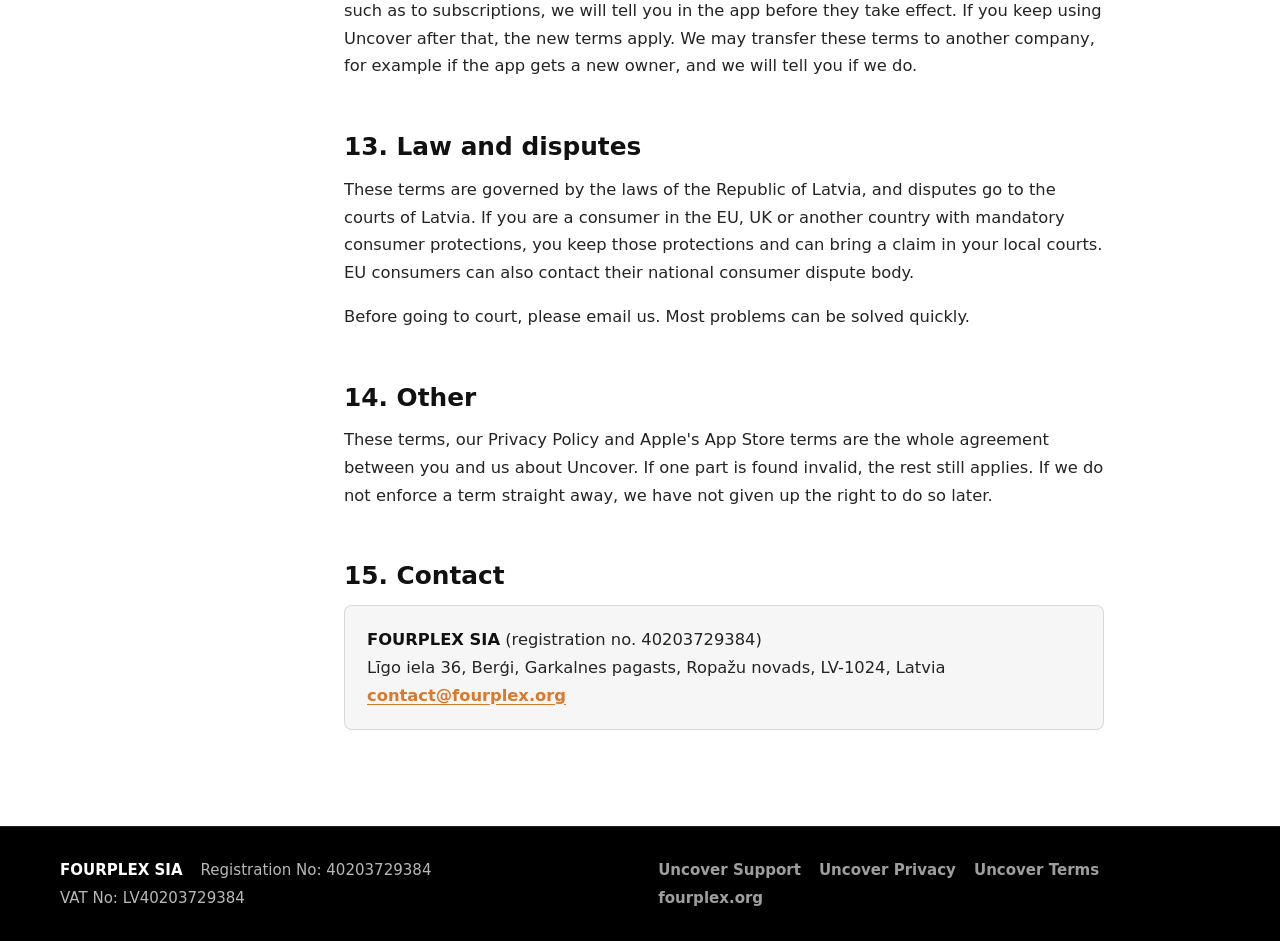
<file: uncover/terms/index.html>
<!doctype html>
<html lang="en">
<head>
  <meta charset="utf-8">
  <meta name="viewport" content="width=device-width, initial-scale=1">
  <title>Uncover Terms of Use | FOURPLEX SIA</title>
  <meta name="description" content="Terms of Use and end-user licence for the Uncover app for iPhone, including Uncover Pro subscriptions. Published by FOURPLEX SIA.">
  <meta name="theme-color" content="#000000">
  <link rel="canonical" href="https://fourplex.org/uncover/terms/">
  <link rel="icon" href="/assets/FOURPLEX_LOGO_WITH_BG.png" type="image/png">
  <link rel="stylesheet" href="/assets/legal.css">
</head>
<body>
  <header class="site-header">
    <div class="container nav-shell">
      <a class="brand" href="/" aria-label="FOURPLEX SIA home">
        <img class="brand-mark" src="/assets/FOURPLEX_LOGO_TRANSPARENT.png" alt="" width="36" height="36">
        <span class="brand-meta">
          <span>FOURPLEX SIA</span>
          <span>Mobile app development</span>
        </span>
      </a>
      <nav class="nav-links" aria-label="Uncover">
        <a href="/uncover/">Uncover</a>
        <a href="/uncover/support/">Support</a>
        <a href="/uncover/privacy/">Privacy</a>
        <a href="/uncover/terms/" aria-current="page">Terms</a>
      </nav>
    </div>
  </header>

  <section class="legal-hero" aria-labelledby="page-title">
    <div class="container">
      <p class="eyebrow">Uncover for iPhone</p>
      <h1 id="page-title">Terms of Use</h1>
      <p class="meta">Effective date: 8 November 2026</p>
    </div>
  </section>

  <main>
    <div class="container legal-layout">
      <nav class="toc" aria-label="On this page">
        <p>On this page</p>
        <ol>
          <li><a href="#age">1. Age</a></li>
          <li><a href="#licence">2. Your licence</a></li>
          <li><a href="#your-data">3. Your data</a></li>
          <li><a href="#safety">4. Explore safely and legally</a></li>
          <li><a href="#pro">5. Uncover Pro</a></li>
          <li><a href="#third-party">6. Third-party services</a></li>
          <li><a href="#apple">7. Apple</a></li>
          <li><a href="#feedback">8. Feedback</a></li>
          <li><a href="#warranty">9. No warranty</a></li>
          <li><a href="#liability">10. Liability</a></li>
          <li><a href="#ending">11. Ending use</a></li>
          <li><a href="#changes">12. Changes</a></li>
          <li><a href="#law">13. Law and disputes</a></li>
          <li><a href="#other">14. Other</a></li>
          <li><a href="#contact">15. Contact</a></li>
        </ol>
      </nav>

      <article class="legal-content">
        <p>These terms apply to the Uncover app for iPhone, published by FOURPLEX SIA, Latvia ("we", "us"; see <a href="#contact">Contact</a>). By downloading or using Uncover you accept these terms and our <a href="/uncover/privacy/">Privacy Policy</a>. If you do not accept them, do not use the app.</p>

        <h2 id="age">1. Age</h2>
        <p>You must be at least 13 years old to use Uncover. If you are under 18, or under the age of majority where you live, a parent or guardian must agree to these terms for you.</p>

        <h2 id="licence">2. Your licence</h2>
        <p>We give you a personal, non-exclusive, non-transferable licence to install and use Uncover on Apple devices you own or control, as allowed by the App Store's Usage Rules. We own the app, its design, map styles, code and trademarks. You may not copy, modify, sell, rent or lend the app, reverse engineer it, or try to extract its source code, except where the law allows it. You may not scrape, overload or misuse our map server or try to get around its limits.</p>

        <h2 id="your-data">3. Your data</h2>
        <p>Uncover has no accounts. Your map, routes and history are stored on your phone and, if you turn on iCloud Backup, in your own iCloud. See our <a href="/uncover/privacy/">Privacy Policy</a>.</p>
        <p><strong>You are responsible for keeping a backup.</strong> If you delete the app, lose or reset your phone, or forget your backup password, we cannot recover your data. You can make a backup in Settings › Your data.</p>
        <p>What you create in Uncover, such as notes, saved places and share images, belongs to you. We do not get any rights to it.</p>

        <h2 id="safety">4. Explore safely and legally</h2>
        <p>Uncover is a game for fun and motivation. It is not a safety, emergency or professional navigation tool.</p>
        <ul>
          <li><strong>Leaving fog uncovered is part of the game.</strong> A street, area or side quest under fog does not mean it is safe, public or legal to enter. Never trespass. Respect private property, closed and protected areas, and local laws.</li>
          <li><strong>Watch where you are going.</strong> Pay attention to traffic and your surroundings. Do not look at or use the app while driving or riding. The person driving should never operate it. Set up routes before you leave, or let a passenger handle them.</li>
          <li><strong>You take part at your own risk.</strong> Walking, running, cycling and driving carry risks. You are responsible for your own fitness, equipment, weather conditions and choices.</li>
          <li><strong>Directions may be wrong or out of date.</strong> Road signs, closures and local rules always come first. YOUR USE OF THIS REAL TIME ROUTE GUIDANCE APPLICATION IS AT YOUR SOLE RISK. LOCATION DATA MAY NOT BE ACCURATE.</li>
          <li><strong>Results are estimates.</strong> Tracking depends on your phone, GPS signal, permissions and battery settings. It may miss parts of your trips. Distances, percentages, boundaries and stats may be inaccurate.</li>
          <li><strong>Respect other people.</strong> Do not use Uncover to track another person without their consent, or share images that reveal other people's private information.</li>
        </ul>

        <h2 id="pro">5. Uncover Pro</h2>
        <p><strong>Premium features.</strong> Some features need an Uncover Pro subscription. Plans, prices and any free trial are shown in the app before you buy. Prices may vary by country and may change. If a price changes, Apple tells you in advance and, where the law requires, asks you to agree.</p>
        <p><strong>Payment.</strong> Purchases are made through your Apple ID and the App Store, which handles billing and receipts. We never see your payment details.</p>
        <p><strong>Automatic renewal.</strong> Subscriptions renew automatically at the end of each period (weekly or yearly) at the same price unless you turn off auto-renew at least 24 hours before the period ends. Apple charges your Apple ID within 24 hours before the period ends. You can cancel in iPhone Settings › [your name] › Subscriptions. <strong>Deleting the app does not cancel your subscription.</strong> After you cancel, Pro stays active until the end of the period you paid for.</p>
        <p><strong>Free trials.</strong> If a plan offers a free trial, it turns into a paid subscription at the price shown unless you cancel at least 24 hours before it ends. Any unused part of a trial ends when you buy a subscription. Trials are for new subscribers only, and we can change or stop offering them.</p>
        <p><strong>Refunds.</strong> Apple handles refunds under its own policy at <a href="https://reportaproblem.apple.com" rel="noopener noreferrer">reportaproblem.apple.com</a>. As an EU or UK consumer you have a 14-day right of withdrawal. By starting a subscription or trial you ask for the service to begin straight away, and you lose that right once it has started, as the law allows.</p>
        <p><strong>Restore.</strong> If you reinstall Uncover or use a new iPhone with the same Apple ID, use Restore purchases in Settings.</p>

        <h2 id="third-party">6. Third-party services and map data</h2>
        <p>Uncover uses Apple Maps for Classic maps, search, and directions on Classic maps, and its own map server for map themes, place search and directions on map themes. We use Superwall for subscriptions and Amplitude for usage analytics. These services have their own terms.</p>
        <p>Map data © <a href="https://www.openstreetmap.org/copyright" rel="noopener noreferrer">OpenStreetMap contributors</a>, available under the Open Database Licence (ODbL); map tiles based on <a href="https://openmaptiles.org/" rel="noopener noreferrer">OpenMapTiles</a>; place search and directions on map themes by LocationIQ; Apple map data © Apple and its licensors. Attribution is shown in the app and in Settings › Licenses.</p>
        <p>We do not control these services and do not guarantee that boundaries, place names or routes are accurate or up to date. Uncover is not affiliated with or endorsed by Apple, Google or the OpenStreetMap Foundation.</p>

        <h2 id="apple">7. Apple</h2>
        <p>These terms are between you and us, not Apple. Apple is not responsible for Uncover or its content.</p>
        <ul>
          <li>Apple has no obligation to provide maintenance or support for Uncover.</li>
          <li>If Uncover does not conform to any applicable warranty, you can notify Apple and Apple will refund the purchase price, if any. To the extent the law allows, Apple has no other warranty obligation for the app.</li>
          <li>We, not Apple, are responsible for handling any claims about Uncover, including product liability claims, claims that it does not meet legal or regulatory requirements, and consumer protection or privacy claims.</li>
          <li>If someone claims that Uncover infringes their intellectual property, we, not Apple, are responsible for investigating, defending, settling and discharging the claim.</li>
          <li>You confirm that you are not located in a country subject to a US government embargo or designated as "terrorist supporting", and that you are not on a US government list of prohibited or restricted parties.</li>
          <li>Apple and its subsidiaries are third-party beneficiaries of these terms and may enforce them against you.</li>
        </ul>
        <p>If these terms conflict with Apple's <a href="https://www.apple.com/legal/internet-services/itunes/dev/stdeula/" rel="noopener noreferrer">Standard EULA</a> on a point these terms do not cover, Apple's EULA applies.</p>

        <h2 id="feedback">8. Feedback</h2>
        <p>If you send us ideas or suggestions, we may use them without paying or crediting you. Please do not send anything confidential.</p>

        <h2 id="warranty">9. No warranty</h2>
        <p>Uncover is provided "as is" and "as available". To the extent the law allows, we do not guarantee that it will always be available or free of errors, or that maps, directions, recorded routes and stats are complete or accurate. If you are a consumer, this does not affect your legal rights, for example in the EU or UK, to digital content that is as described and fit for purpose.</p>

        <h2 id="liability">10. Liability</h2>
        <p>To the extent the law allows, we are not liable for indirect or consequential loss, lost data or lost profit, or for injury, damage or fines resulting from where you go or how you get there. Our total liability for any claim is limited to the greater of EUR 50 or the amount you paid for Uncover in the 12 months before the claim.</p>
        <p>Nothing in these terms limits liability that cannot be limited by law, such as for death or personal injury caused by our negligence, fraud, gross negligence or intent, or your mandatory rights as a consumer.</p>

        <h2 id="ending">11. Ending use</h2>
        <p>You can stop using Uncover at any time by deleting it (and cancelling any subscription). We may end your licence if you seriously or repeatedly break these terms. We may stop offering the app. If we do, we will tell you in advance and will not charge you for subscription periods after it stops.</p>

        <h2 id="changes">12. Changes</h2>
        <p>We may update the app, change or remove features, and stop supporting old versions of iOS. When we change these terms, we update the date at the top. For important changes, such as to subscriptions, we will tell you in the app before they take effect. If you keep using Uncover after that, the new terms apply. We may transfer these terms to another company, for example if the app gets a new owner, and we will tell you if we do.</p>

        <h2 id="law">13. Law and disputes</h2>
        <p>These terms are governed by the laws of the Republic of Latvia, and disputes go to the courts of Latvia. If you are a consumer in the EU, UK or another country with mandatory consumer protections, you keep those protections and can bring a claim in your local courts. EU consumers can also contact their national consumer dispute body.</p>
        <p>Before going to court, please email us. Most problems can be solved quickly.</p>

        <h2 id="other">14. Other</h2>
        <p>These terms, our Privacy Policy and Apple's App Store terms are the whole agreement between you and us about Uncover. If one part is found invalid, the rest still applies. If we do not enforce a term straight away, we have not given up the right to do so later.</p>

        <h2 id="contact">15. Contact</h2>
        <div class="contact-block">
          <p><strong>FOURPLEX SIA</strong> (registration no. 40203729384)</p>
          <p>Līgo iela 36, Berģi, Garkalnes pagasts, Ropažu novads, LV-1024, Latvia</p>
          <p><a href="mailto:contact@fourplex.org">contact@fourplex.org</a></p>
        </div>
      </article>
    </div>
  </main>

  <footer class="site-footer">
    <div class="container footer-inner">
      <div class="legal" aria-label="FOURPLEX SIA legal details">
        <strong>FOURPLEX SIA</strong>
        <span>Registration No: 40203729384</span>
        <span>VAT No: LV40203729384</span>
      </div>
      <nav class="footer-links" aria-label="Footer">
        <a href="/uncover/support/">Uncover Support</a>
        <a href="/uncover/privacy/">Uncover Privacy</a>
        <a href="/uncover/terms/">Uncover Terms</a>
        <a href="/">fourplex.org</a>
      </nav>
    </div>
  </footer>
</body>
</html>
</file>
<file: assets/legal.css>
/* Shared styles for app legal pages (privacy policies, terms). Matches index.html tokens. */
:root {
  --black: #000000;
  --ink: #111111;
  --graphite: #242424;
  --muted: #707070;
  --accent: #FFA662;
  --accent-dark: #d8792c;
  --surface: #ffffff;
  --surface-soft: #f6f6f6;
  --line: rgba(0, 0, 0, 0.12);
  --line-dark: rgba(255, 255, 255, 0.15);
  --radius: 8px;
  --container: 1160px;
  --measure: 760px;
}

* {
  box-sizing: border-box;
}

html {
  background: #000000;
  scroll-behavior: smooth;
}

body {
  margin: 0;
  color: var(--ink);
  background: #000000;
  font-family: ui-sans-serif, system-ui, -apple-system, BlinkMacSystemFont, "Segoe UI", sans-serif;
  letter-spacing: 0;
  text-rendering: optimizeLegibility;
  -webkit-font-smoothing: antialiased;
}

img {
  display: block;
  max-width: 100%;
}

a {
  color: inherit;
}

.container {
  width: min(100% - 40px, var(--container));
  margin: 0 auto;
}

.site-header {
  color: #ffffff;
  background: rgba(0, 0, 0, 0.92);
  border-bottom: 1px solid var(--line-dark);
}

.nav-shell {
  min-height: 76px;
  display: flex;
  align-items: center;
  justify-content: space-between;
  gap: 24px;
}

.brand {
  display: inline-flex;
  align-items: center;
  gap: 12px;
  font-weight: 800;
  font-size: 1rem;
  text-decoration: none;
}

.brand-mark {
  width: 36px;
  height: 36px;
  object-fit: contain;
  border-radius: 8px;
  background: #fff;
  box-shadow: 0 0 0 1px rgba(255, 255, 255, 0.14);
}

.brand-meta {
  display: grid;
  gap: 1px;
}

.brand-meta span:last-child {
  color: rgba(255, 255, 255, 0.68);
  font-size: 0.78rem;
  font-weight: 600;
}

.nav-links {
  display: flex;
  align-items: center;
  gap: 6px;
}

.nav-links a {
  border-radius: 8px;
  color: rgba(255, 255, 255, 0.76);
  font-size: 0.94rem;
  font-weight: 700;
  padding: 10px 13px;
  text-decoration: none;
  transition: color 180ms ease, background 180ms ease;
}

.nav-links a:hover,
.nav-links a[aria-current="page"] {
  color: #ffffff;
  background: rgba(255, 255, 255, 0.09);
}

.legal-hero {
  color: #ffffff;
  padding: 72px 0 64px;
  background:
    radial-gradient(circle at 82% 18%, rgba(255, 166, 98, 0.18), transparent 30%),
    linear-gradient(145deg, #000000 0%, #121212 60%, #050505 100%);
}

.eyebrow {
  display: inline-flex;
  align-items: center;
  gap: 10px;
  margin: 0 0 18px;
  color: rgba(255, 255, 255, 0.78);
  font-size: 0.92rem;
  font-weight: 800;
}

.eyebrow::before {
  content: "";
  width: 38px;
  height: 2px;
  background: var(--accent);
}

.legal-hero h1 {
  margin: 0;
  font-size: 3.6rem;
  line-height: 1;
  font-weight: 900;
}

.legal-hero .meta {
  margin: 20px 0 0;
  color: rgba(255, 255, 255, 0.66);
  font-size: 0.98rem;
}

main {
  background: var(--surface);
}

.legal-layout {
  display: grid;
  grid-template-columns: 220px minmax(0, var(--measure));
  gap: 64px;
  padding: 64px 0 96px;
}

.toc {
  position: sticky;
  top: 24px;
  align-self: start;
  font-size: 0.9rem;
}

.toc p {
  margin: 0 0 12px;
  color: var(--accent-dark);
  font-weight: 900;
}

.toc ol {
  margin: 0;
  padding: 0;
  list-style: none;
  display: grid;
  gap: 2px;
}

.toc a {
  display: block;
  padding: 6px 10px;
  border-radius: 8px;
  color: var(--muted);
  font-weight: 650;
  line-height: 1.35;
  text-decoration: none;
}

.toc a:hover {
  color: var(--ink);
  background: var(--surface-soft);
}

.legal-content {
  min-width: 0;
  color: var(--graphite);
  font-size: 1.02rem;
  line-height: 1.7;
}

.legal-content h2 {
  margin: 52px 0 14px;
  color: var(--ink);
  font-size: 1.55rem;
  line-height: 1.2;
  font-weight: 900;
  scroll-margin-top: 24px;
}

.legal-content h2:first-child {
  margin-top: 0;
}

.legal-content h3 {
  margin: 28px 0 8px;
  color: var(--ink);
  font-size: 1.1rem;
  font-weight: 850;
}

.legal-content p,
.legal-content ul {
  margin: 0 0 16px;
}

.legal-content ul {
  padding-left: 22px;
}

.legal-content li {
  margin-bottom: 6px;
}

.legal-content li::marker {
  color: var(--accent-dark);
}

.legal-content strong {
  color: var(--ink);
}

.legal-content a {
  color: var(--accent-dark);
  font-weight: 700;
  text-underline-offset: 3px;
  overflow-wrap: anywhere;
}

.summary {
  margin: 0 0 8px;
  padding: 24px 26px;
  border: 1px solid var(--line);
  border-left: 4px solid var(--accent);
  border-radius: 8px;
  background: var(--surface-soft);
}

.summary h2 {
  margin-top: 0;
  font-size: 1.2rem;
}

.summary ul {
  margin-bottom: 0;
}

.table-wrap {
  margin: 0 0 18px;
  overflow-x: auto;
  border: 1px solid var(--line);
  border-radius: 8px;
}

table {
  width: 100%;
  border-collapse: collapse;
  font-size: 0.94rem;
  line-height: 1.55;
}

th,
td {
  padding: 12px 14px;
  text-align: left;
  vertical-align: top;
  border-bottom: 1px solid var(--line);
}

tr:last-child td {
  border-bottom: 0;
}

th {
  color: var(--ink);
  background: var(--surface-soft);
  font-weight: 850;
  white-space: nowrap;
}

td:first-child {
  min-width: 150px;
  color: var(--ink);
  font-weight: 750;
}

.contact-block {
  padding: 20px 22px;
  border: 1px solid var(--line);
  border-radius: 8px;
  background: var(--surface-soft);
}

.contact-block p {
  margin: 0;
}

.see-also {
  margin-top: 18px;
}

.site-footer {
  color: #ffffff;
  background: #000000;
  border-top: 1px solid rgba(255, 255, 255, 0.14);
  padding: 34px 0;
}

.footer-inner {
  display: flex;
  align-items: center;
  justify-content: space-between;
  gap: 26px;
}

.legal {
  display: flex;
  flex-wrap: wrap;
  gap: 10px 18px;
  color: rgba(255, 255, 255, 0.72);
  font-size: 0.94rem;
}

.legal strong {
  color: #ffffff;
}

.footer-links {
  display: flex;
  flex-wrap: wrap;
  gap: 10px 18px;
  font-size: 0.94rem;
  font-weight: 750;
}

.footer-links a {
  color: rgba(255, 255, 255, 0.62);
  text-decoration: none;
}

.footer-links a:hover {
  color: #ffffff;
}

@media (prefers-reduced-motion: reduce) {
  html {
    scroll-behavior: auto;
  }
}

@media (max-width: 900px) {
  .container {
    width: min(100% - 32px, var(--container));
  }

  .legal-layout {
    grid-template-columns: 1fr;
    gap: 36px;
    padding: 44px 0 72px;
  }

  .toc {
    position: static;
    padding: 18px;
    border: 1px solid var(--line);
    border-radius: 8px;
  }

  .legal-hero h1 {
    font-size: 2.6rem;
  }

  .footer-inner {
    align-items: flex-start;
    flex-direction: column;
  }
}

@media (max-width: 560px) {
  .brand-meta span:last-child {
    display: none;
  }

  .legal-hero {
    padding: 52px 0 46px;
  }

  .legal-hero h1 {
    font-size: 2.1rem;
  }

  .legal-content {
    font-size: 1rem;
  }

  .summary {
    padding: 20px;
  }
}

@media print {
  .site-header,
  .toc,
  .site-footer {
    display: none;
  }

  .legal-hero {
    color: #000000;
    background: none;
    padding: 0 0 24px;
  }

  .legal-hero .meta,
  .eyebrow {
    color: #000000;
  }

  .legal-layout {
    display: block;
    padding: 0;
  }
}

/* Uncover product page */
.product-lede {
  max-width: 640px;
  margin: 22px 0 0;
  color: rgba(255, 255, 255, 0.76);
  font-size: 1.12rem;
  line-height: 1.7;
}

.product-body {
  padding: 64px 0 96px;
}

.feature-grid {
  display: grid;
  grid-template-columns: repeat(3, minmax(0, 1fr));
  gap: 1px;
  border: 1px solid var(--line);
  border-radius: 8px;
  overflow: hidden;
  background: var(--line);
}

.feature-grid article {
  padding: 26px;
  background: #ffffff;
}

.feature-grid h2 {
  margin: 0 0 10px;
  font-size: 1.15rem;
  line-height: 1.25;
  font-weight: 900;
}

.feature-grid p {
  margin: 0;
  color: var(--muted);
  line-height: 1.65;
}

.link-cards {
  display: grid;
  grid-template-columns: repeat(3, minmax(0, 1fr));
  gap: 16px;
  margin-top: 40px;
}

.link-cards a {
  display: block;
  padding: 22px 24px;
  border: 1px solid var(--line);
  border-radius: 8px;
  text-decoration: none;
  transition: border-color 180ms ease, transform 180ms ease;
}

.link-cards a:hover {
  border-color: var(--accent);
  transform: translateY(-2px);
}

.link-cards strong {
  display: block;
  margin-bottom: 6px;
  font-size: 1.05rem;
}

.link-cards span {
  color: var(--muted);
  font-size: 0.95rem;
  line-height: 1.5;
}

@media (max-width: 900px) {
  .feature-grid,
  .link-cards {
    grid-template-columns: 1fr;
  }

  .product-body {
    padding: 44px 0 72px;
  }
}

/* Four nav links must fit a 375 px phone. */
.nav-links {
  min-width: 0;
  overflow-x: auto;
  scrollbar-width: none;
}

@media (max-width: 560px) {
  .nav-shell {
    gap: 12px;
  }

  .brand-meta {
    display: none;
  }

  .nav-links {
    gap: 2px;
  }

  .nav-links a {
    padding: 9px 9px;
    font-size: 0.88rem;
    white-space: nowrap;
  }
}
</file>
